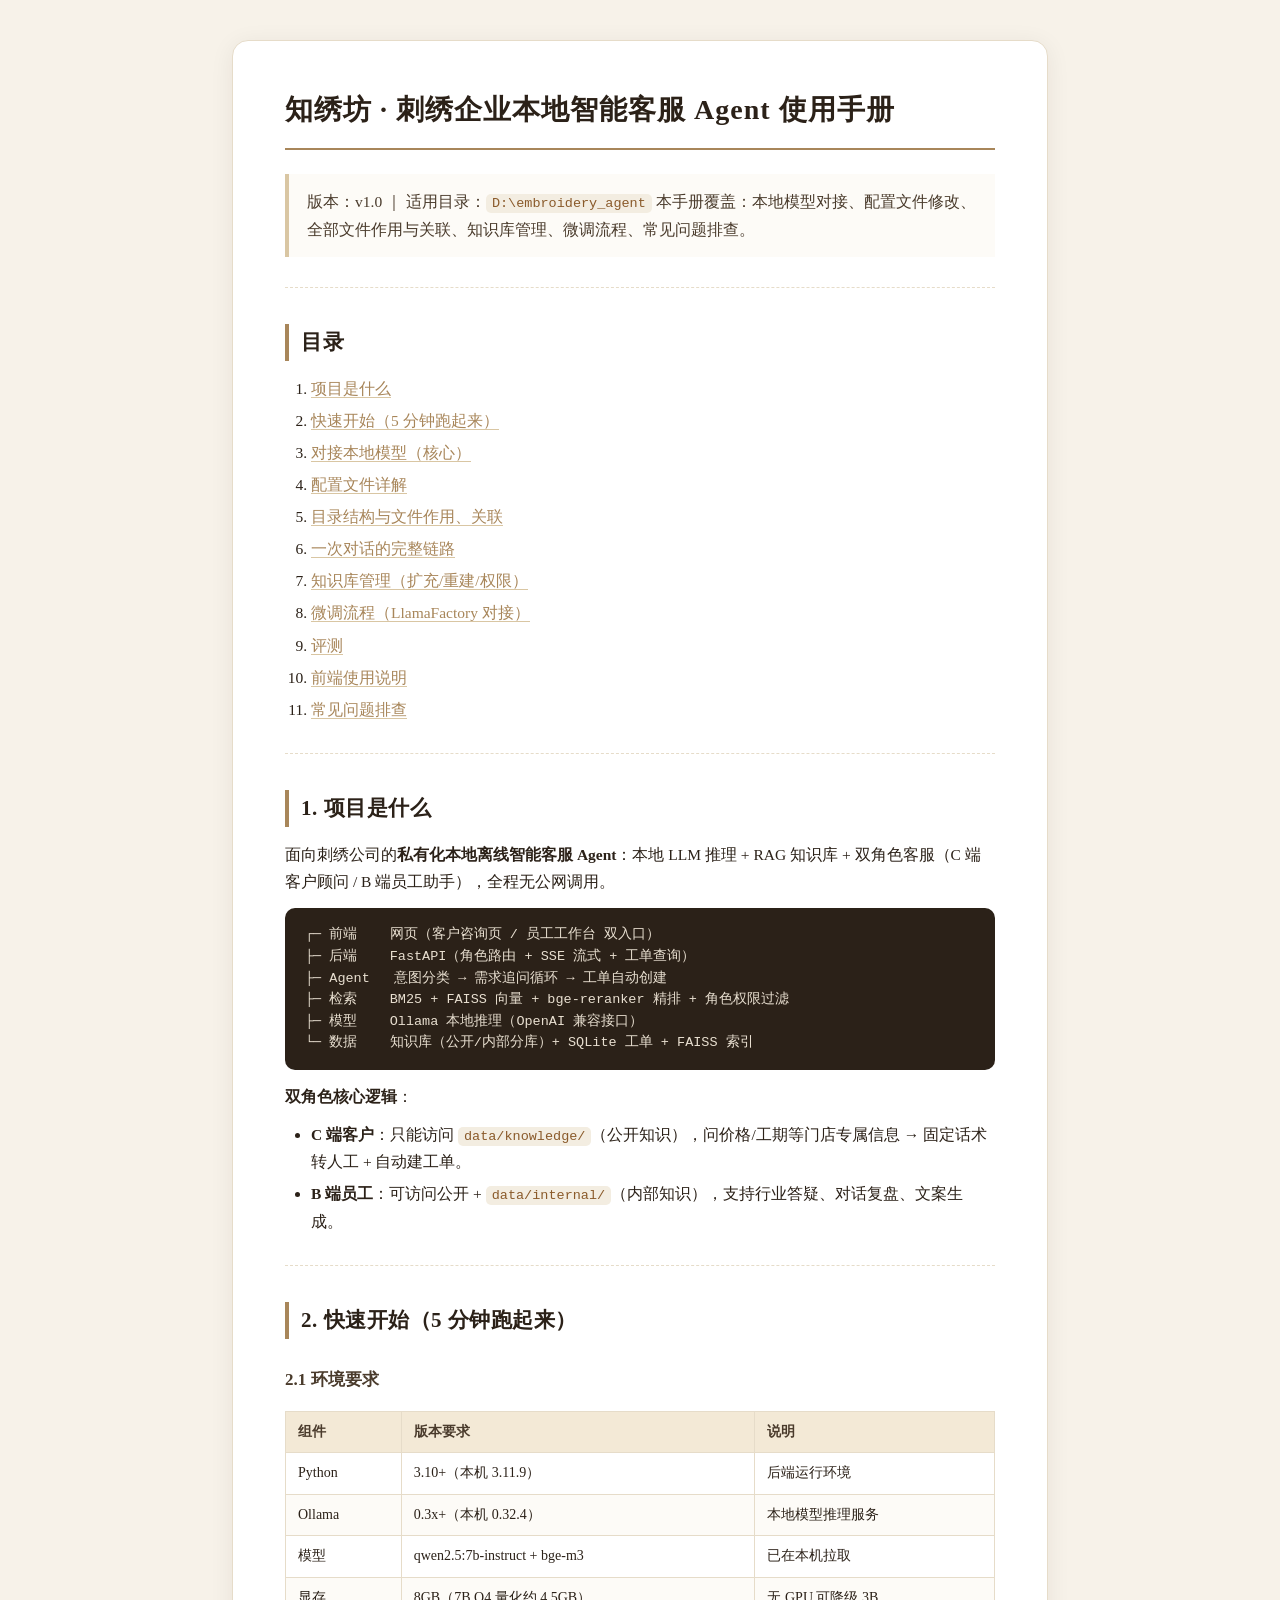
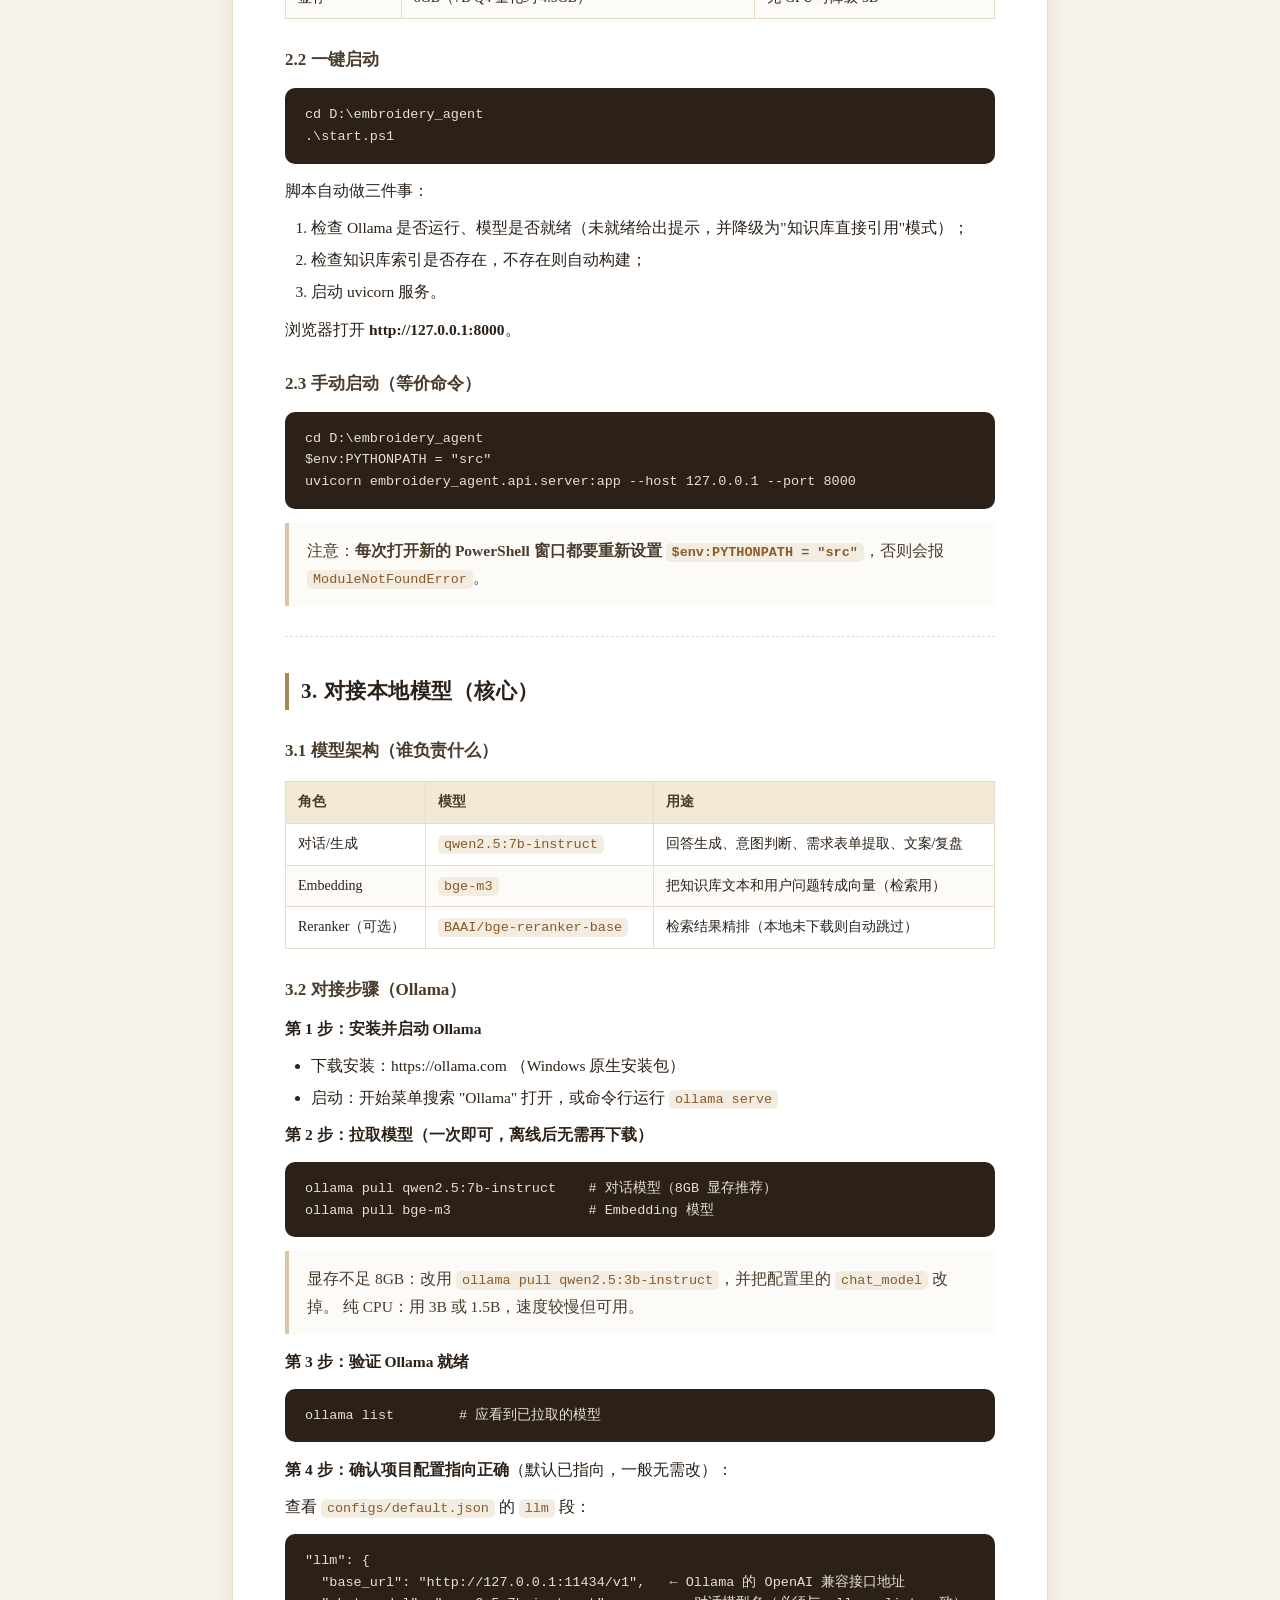
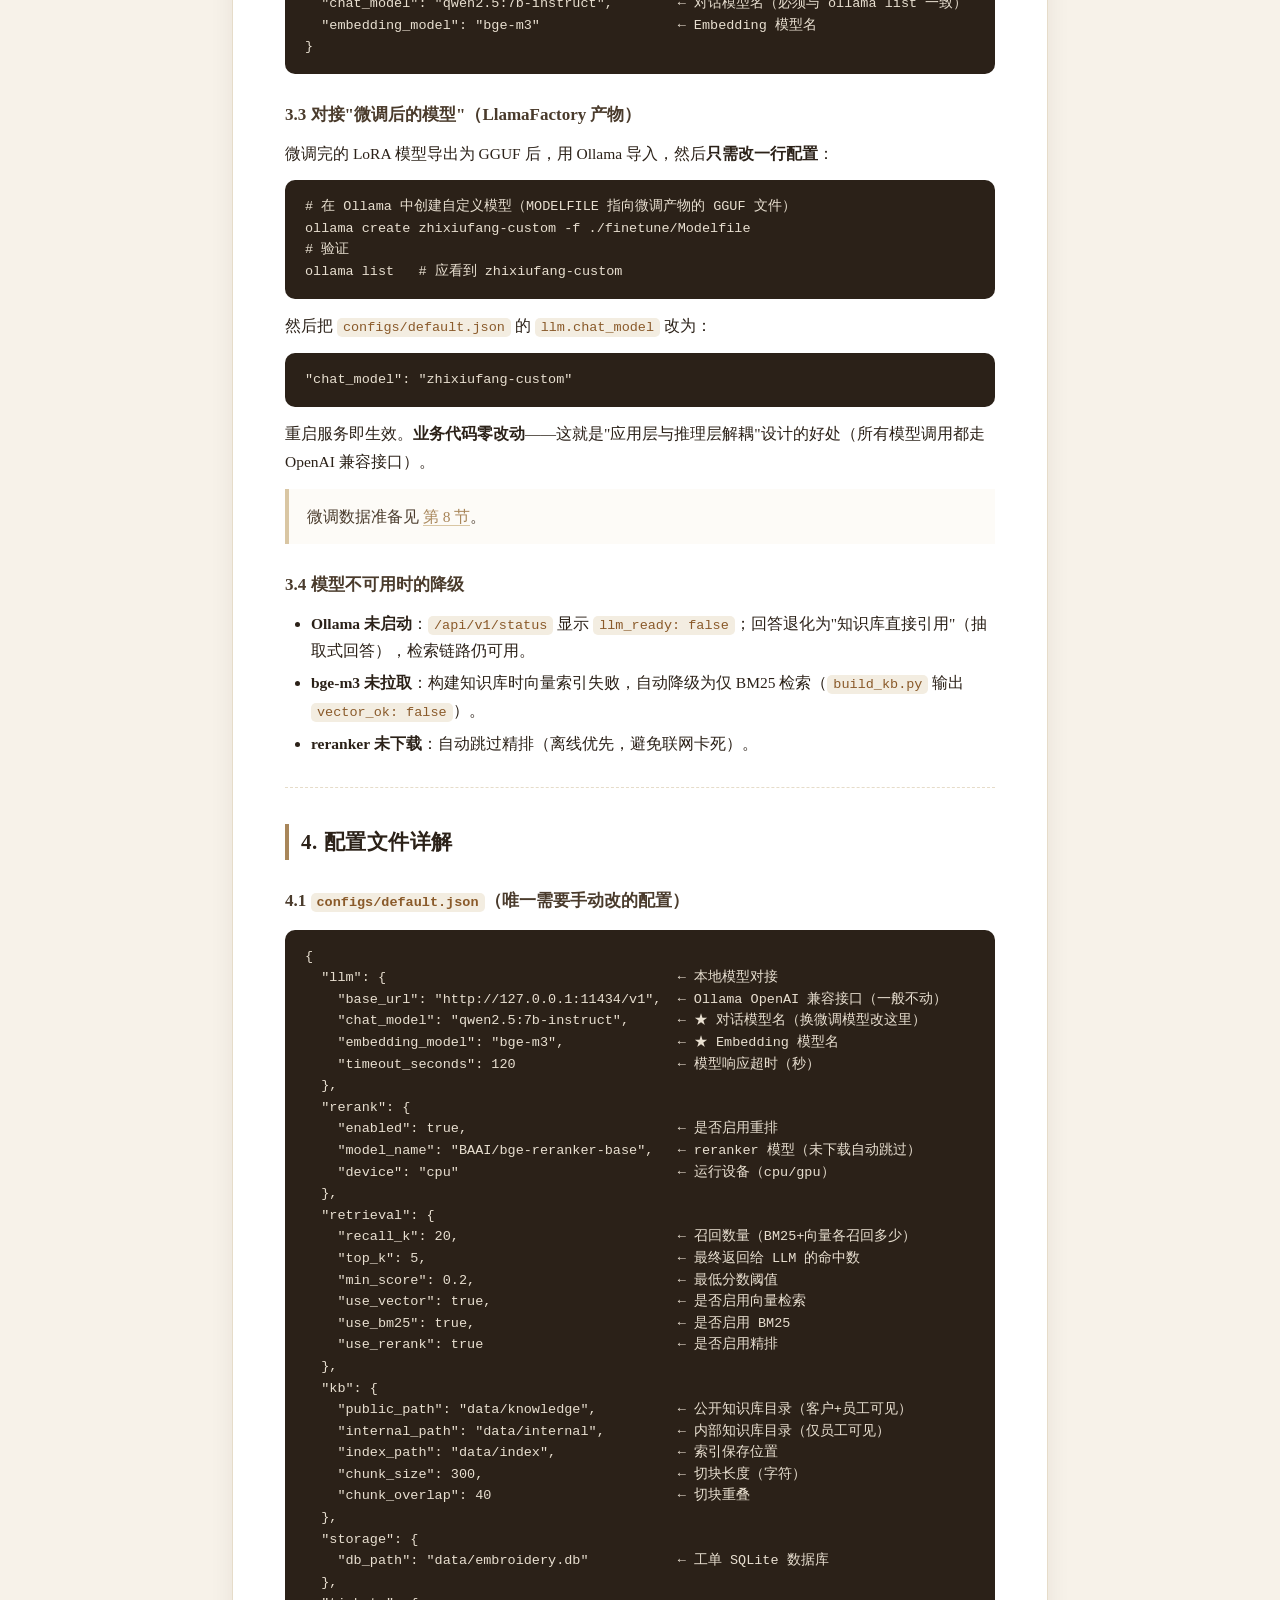
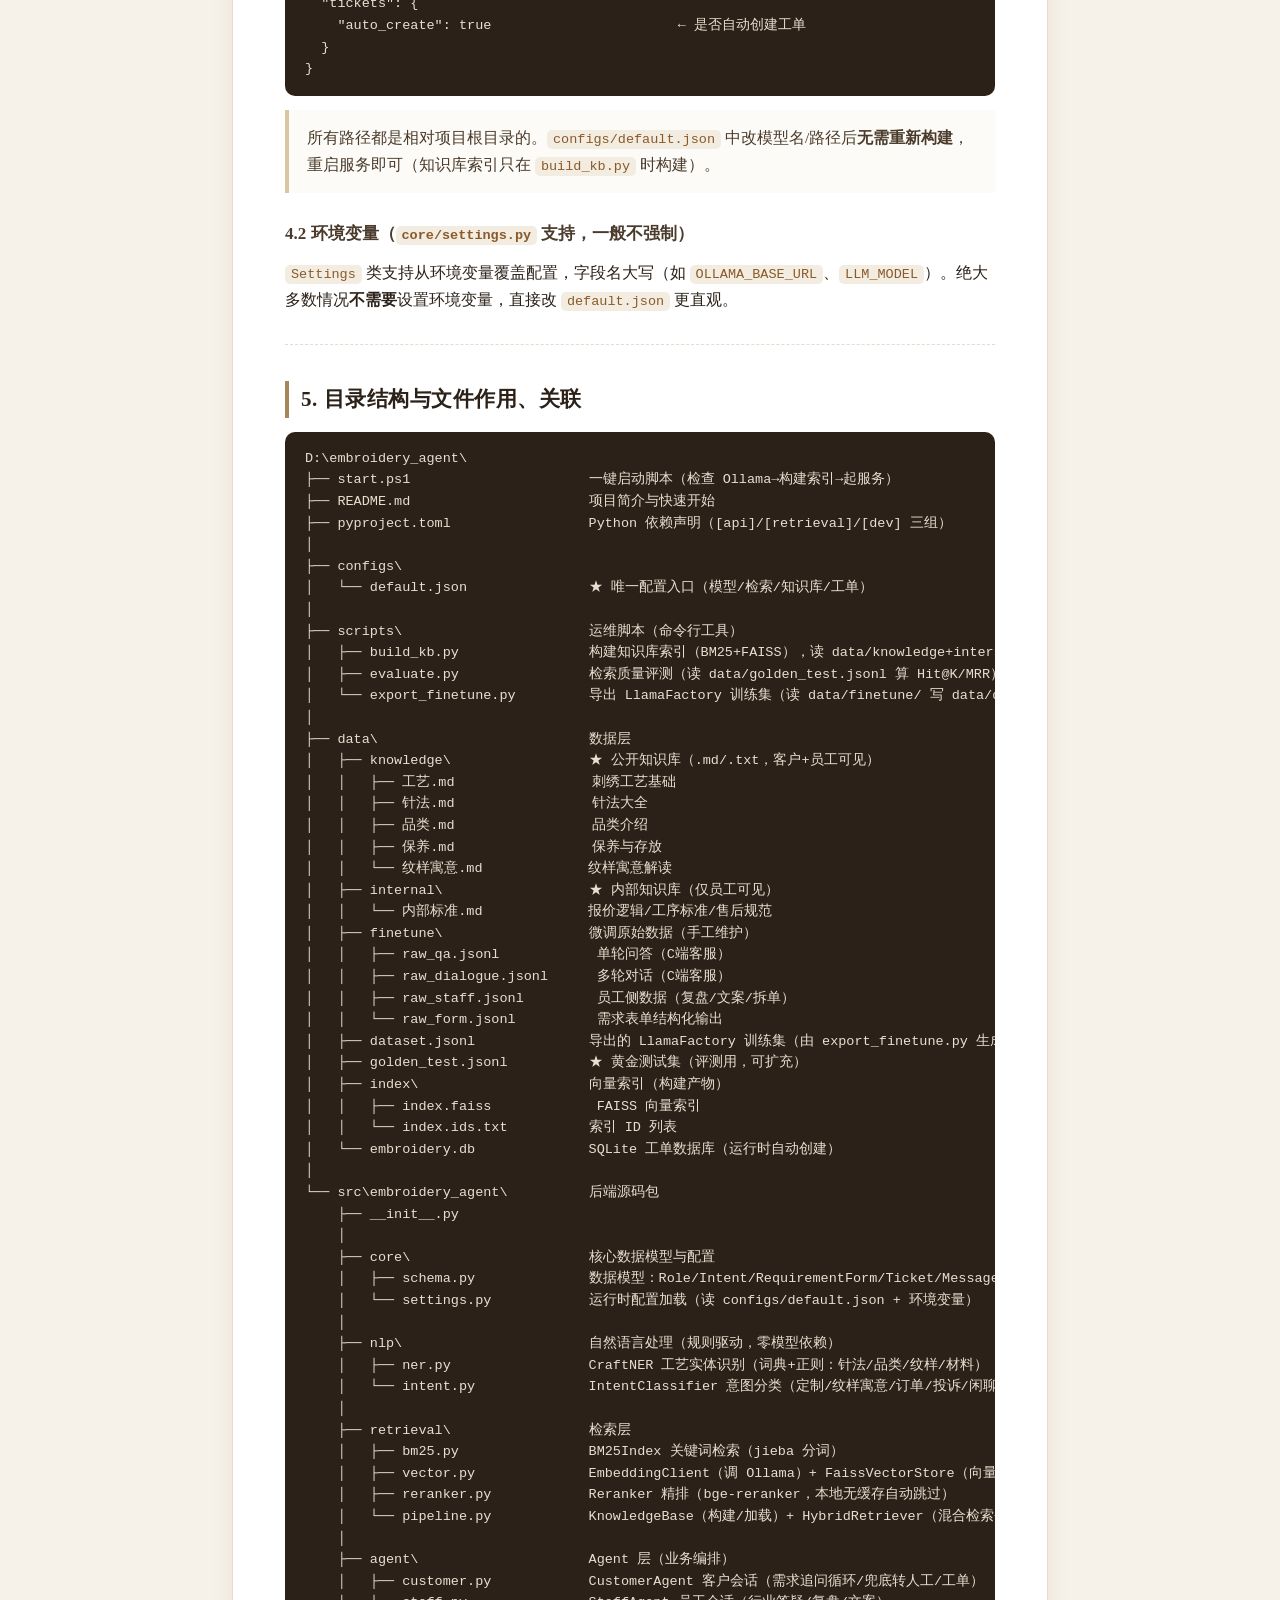
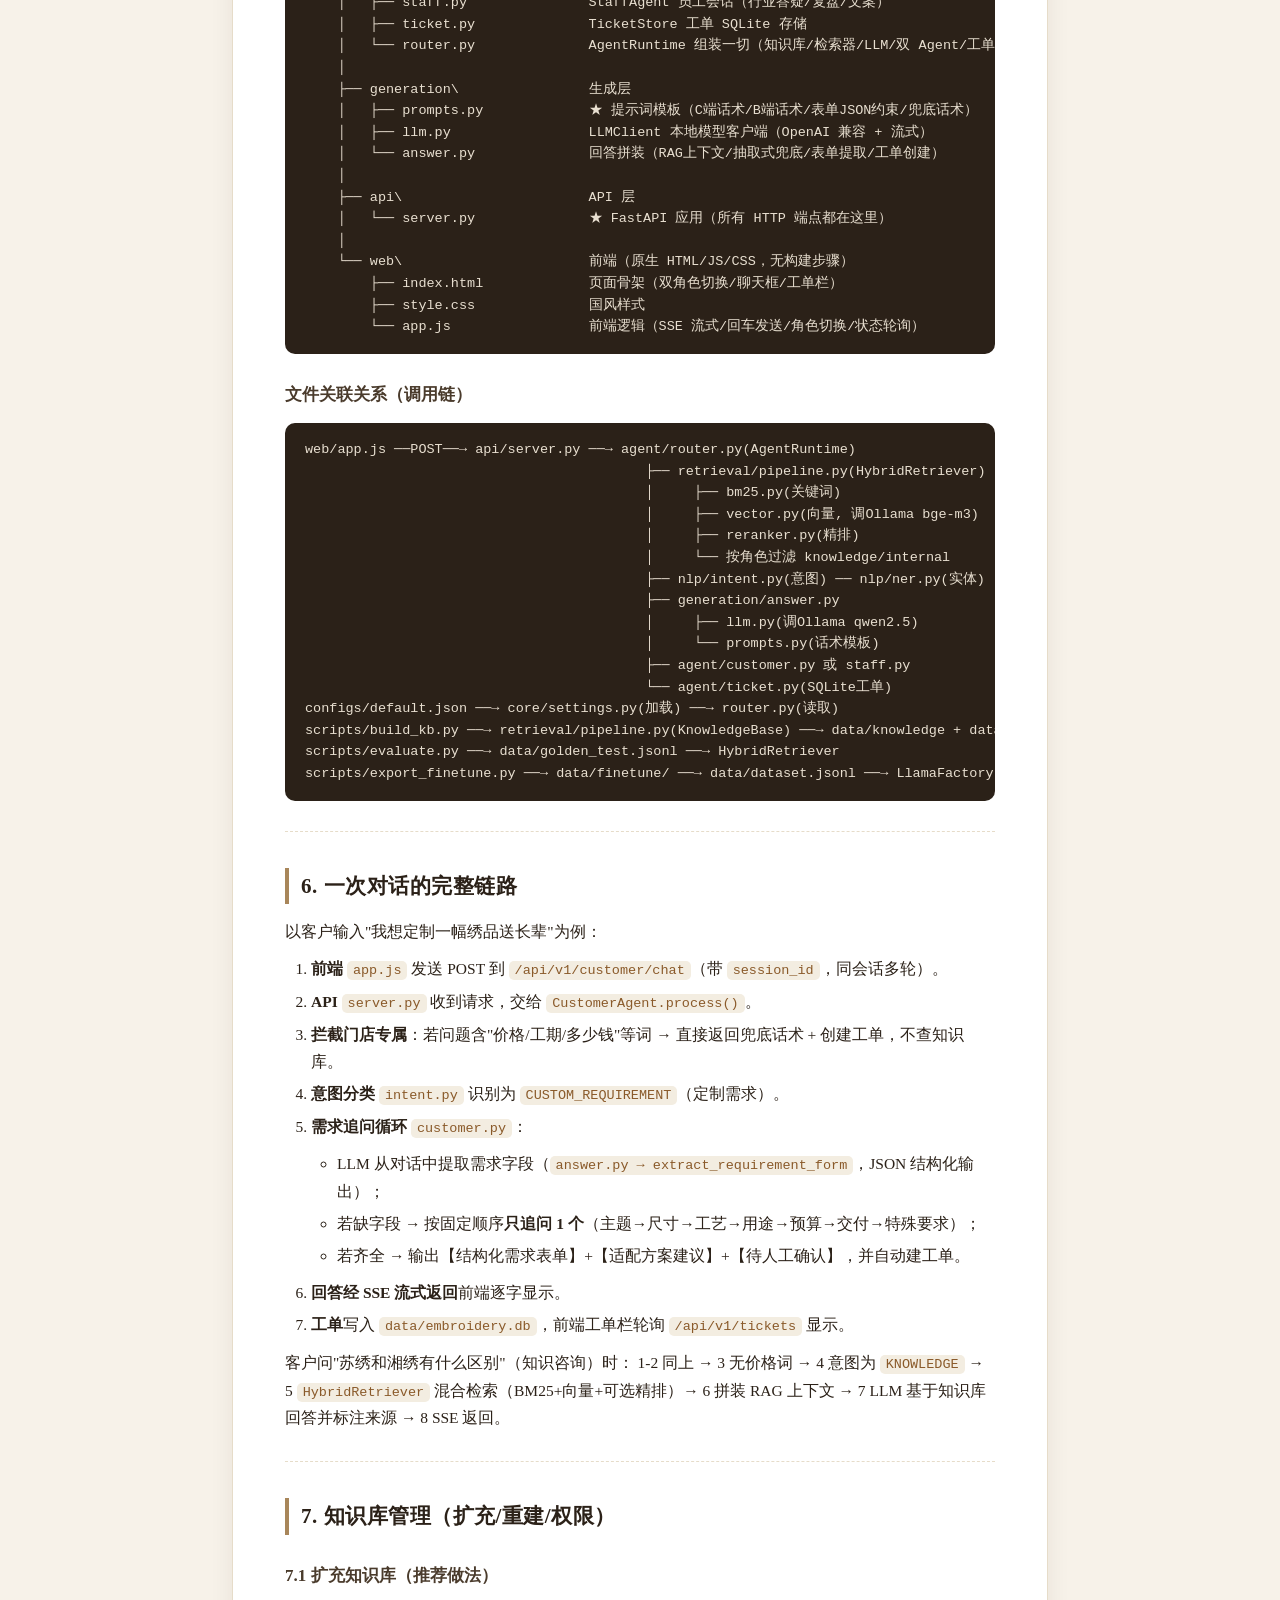
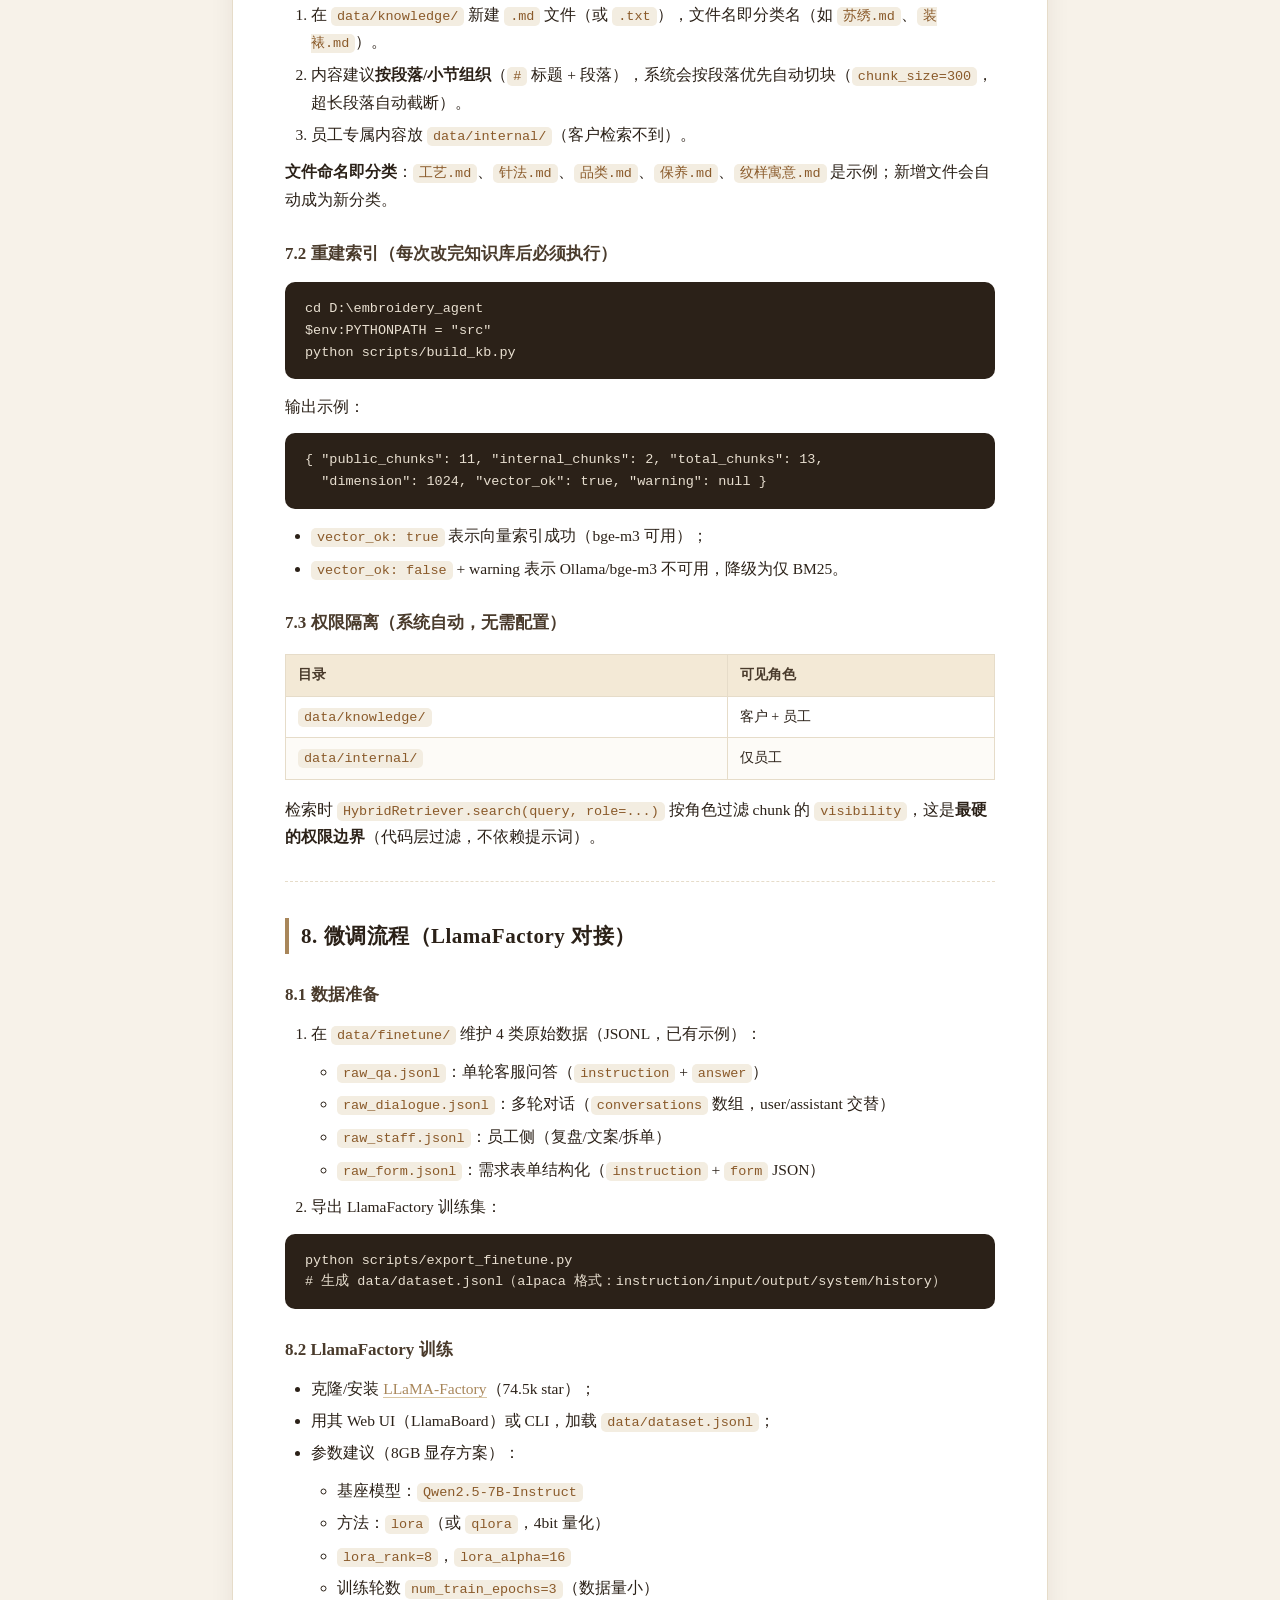
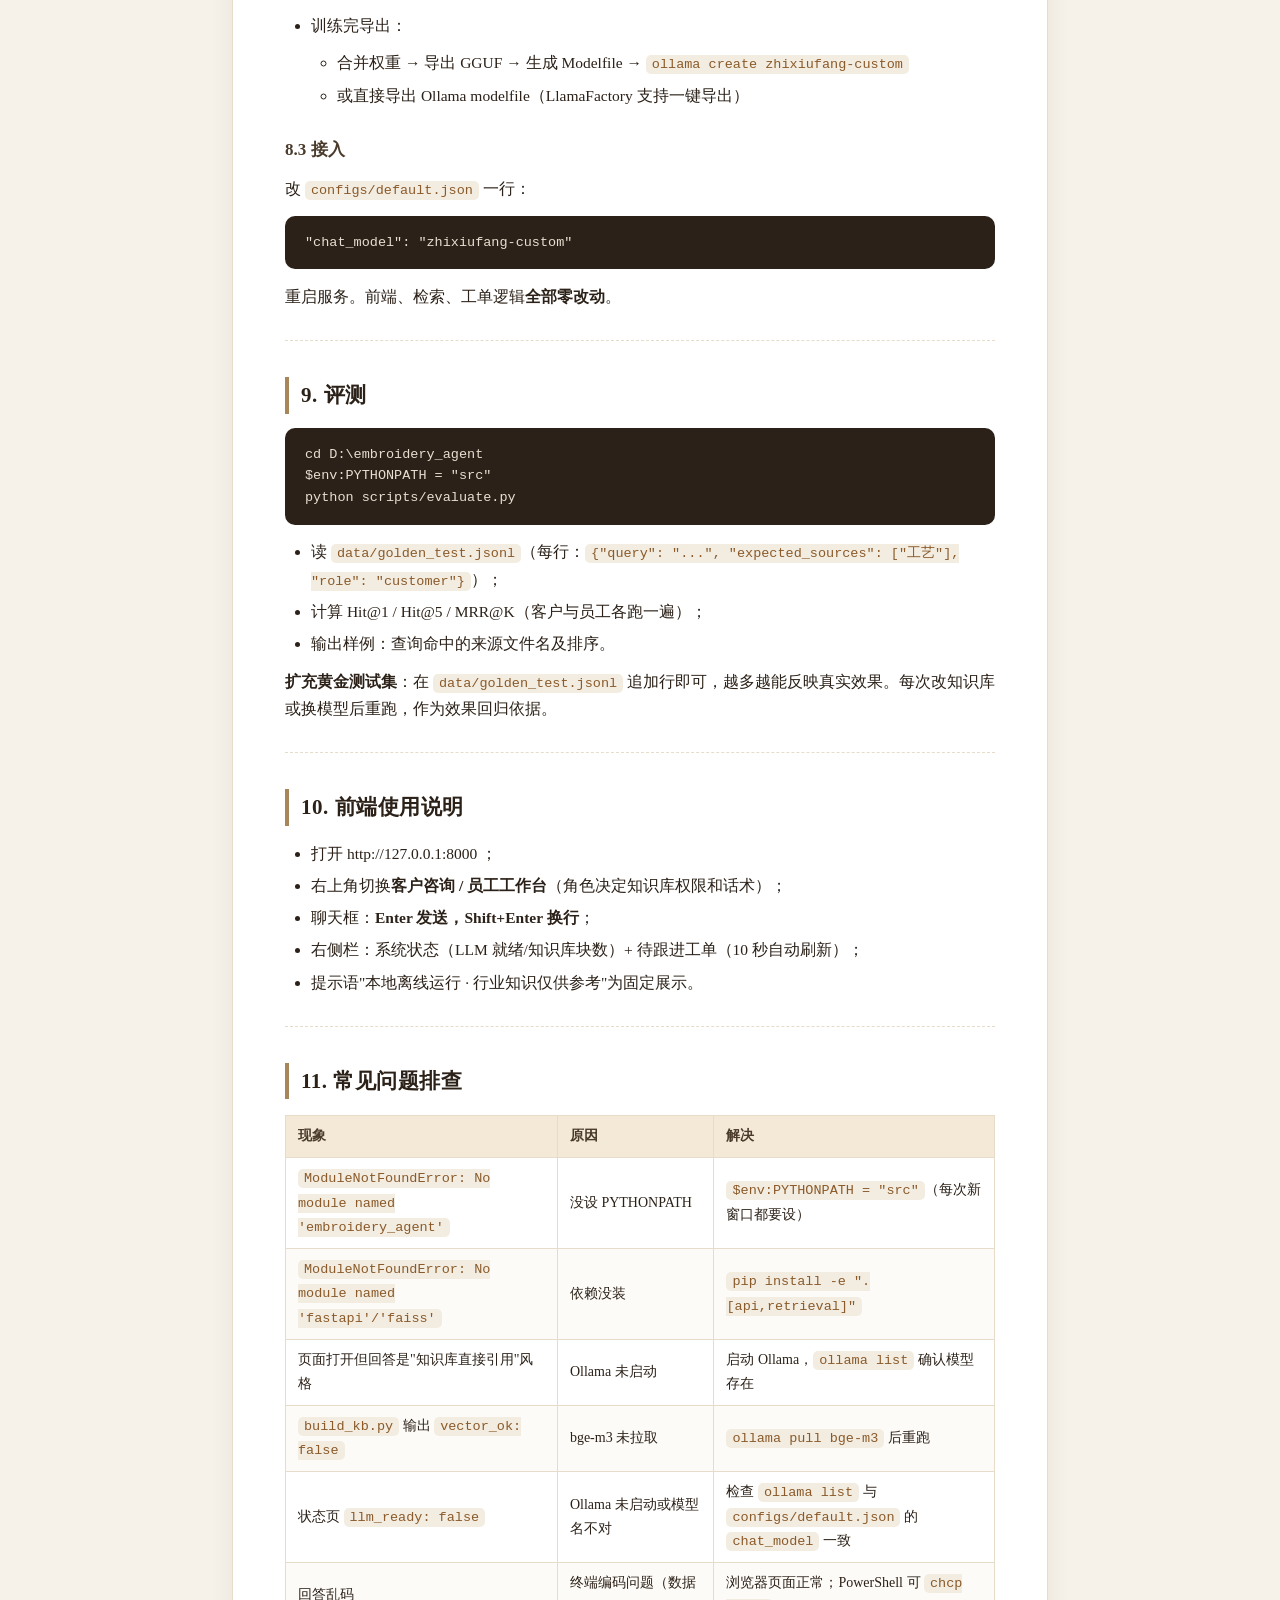
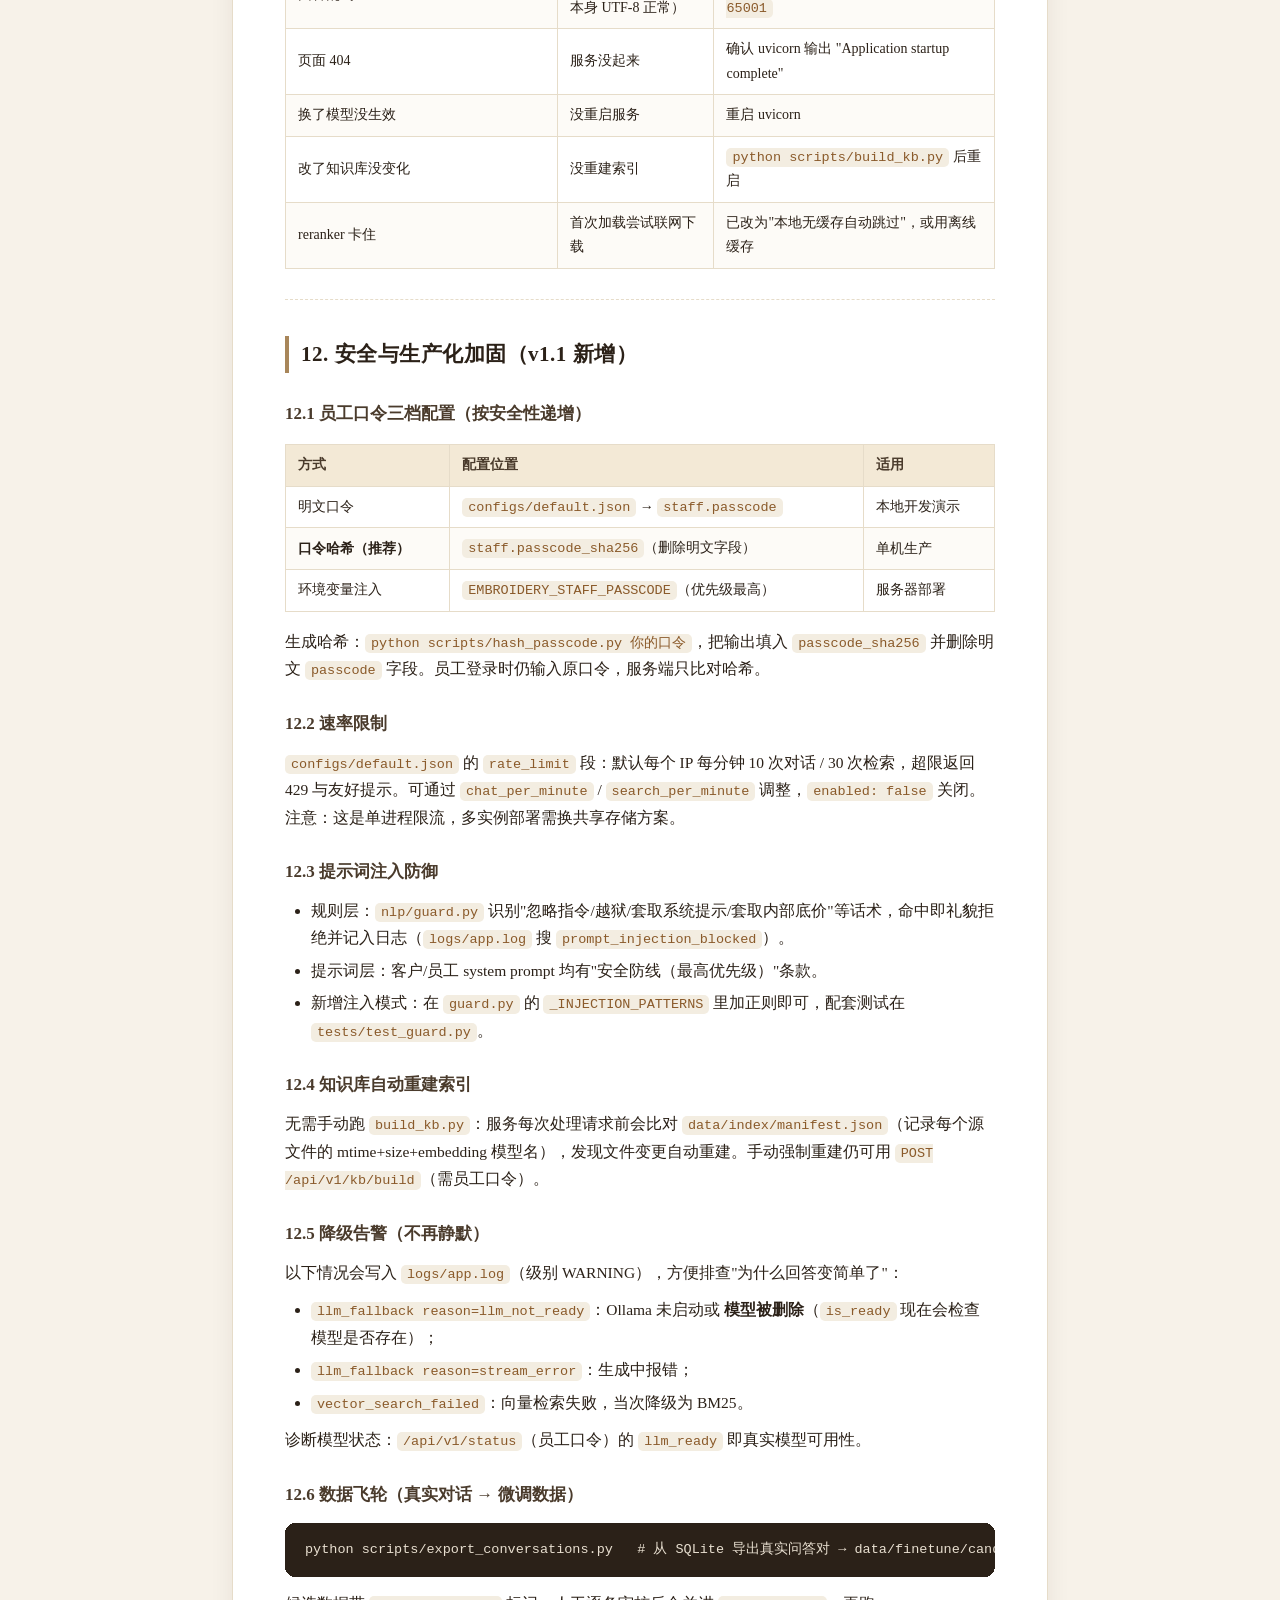
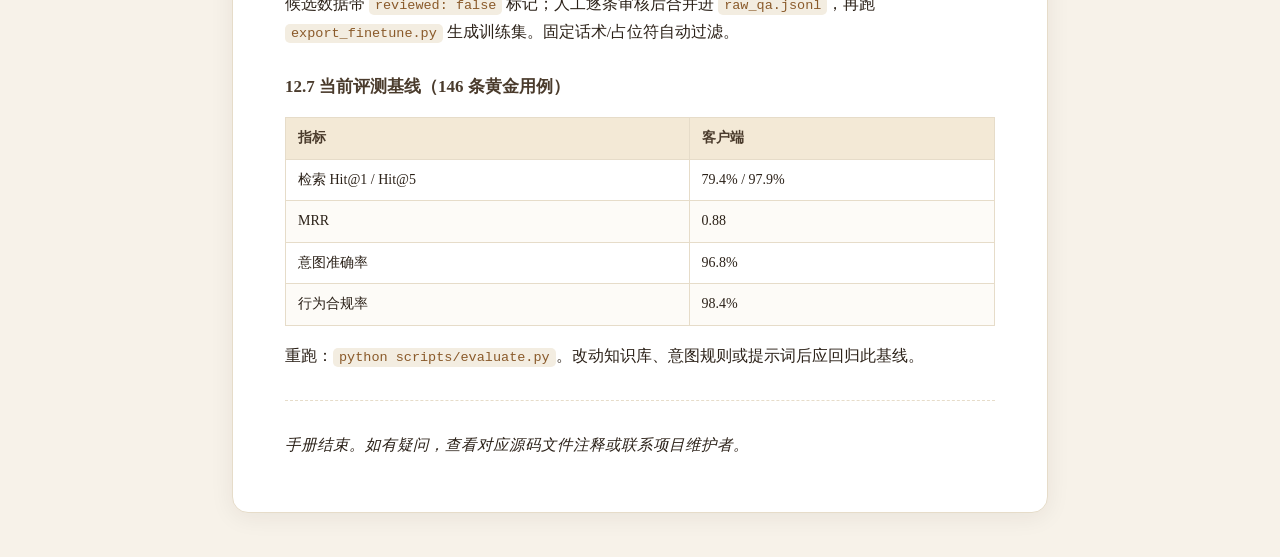
<file: docs/使用手册.html>
<!DOCTYPE html>
<html lang="zh-CN">
<head>
<meta charset="utf-8" />
<meta name="viewport" content="width=device-width, initial-scale=1" />
<title>使用手册</title>
<style>
:root {
  --ink: #2b2118; --ink-soft: #4a3b2c; --gold: #a8865a; --gold-light: #d9c6a3;
  --gold-pale: #f3e9d6; --bg: #f7f2e9; --card: #fff; --muted: #8a7a66;
  --code-bg: #f3ede1; --border: #e6dcc9;
}
* { box-sizing: border-box; }
body {
  font-family: "PingFang SC", "Microsoft YaHei", "Noto Serif SC", Georgia, serif;
  background: var(--bg); color: var(--ink); margin: 0;
  line-height: 1.75; font-size: 15.5px;
}
.wrap { max-width: 880px; margin: 0 auto; padding: 40px 32px 80px; }
.doc {
  background: var(--card); border: 1px solid var(--border); border-radius: 16px;
  padding: 44px 52px; box-shadow: 0 4px 24px rgba(43,33,24,0.07);
}
.doc h1 {
  font-size: 28px; color: var(--ink); border-bottom: 2px solid var(--gold);
  padding-bottom: 14px; margin: 0 0 24px; letter-spacing: 1px;
}
.doc h2 {
  font-size: 21px; color: var(--ink); margin: 36px 0 14px;
  padding-left: 12px; border-left: 4px solid var(--gold); letter-spacing: 0.5px;
}
.doc h3 { font-size: 17px; color: var(--ink-soft); margin: 26px 0 10px; }
.doc h4 { font-size: 15px; color: var(--muted); margin: 20px 0 8px; }
.doc p { margin: 10px 0; }
.doc a { color: var(--gold); text-decoration: none; border-bottom: 1px solid var(--gold-light); }
.doc a:hover { border-bottom-color: var(--gold); }
.doc ul, .doc ol { padding-left: 26px; margin: 10px 0; }
.doc li { margin: 5px 0; }
.doc code {
  background: var(--code-bg); color: #8a5a2a; padding: 2px 6px;
  border-radius: 5px; font-size: 13.5px; font-family: Consolas, Monaco, monospace;
}
.doc pre {
  background: #2b2118; color: #e8dfd0; padding: 16px 20px; border-radius: 10px;
  overflow-x: auto; font-size: 13.5px; line-height: 1.6;
}
.doc pre code { background: none; color: inherit; padding: 0; }
.doc table {
  border-collapse: collapse; width: 100%; margin: 16px 0; font-size: 14px;
}
.doc th, .doc td { border: 1px solid var(--border); padding: 8px 12px; text-align: left; }
.doc th { background: var(--gold-pale); color: var(--ink-soft); font-weight: 600; }
.doc tr:nth-child(even) td { background: #fdfbf7; }
.doc blockquote {
  border-left: 4px solid var(--gold-light); background: #fdfbf7;
  margin: 14px 0; padding: 10px 18px; color: var(--ink-soft);
}
.doc blockquote p { margin: 4px 0; }
.doc hr { border: none; border-top: 1px dashed var(--border); margin: 30px 0; }
.doc img { max-width: 100%; border-radius: 8px; }
.toc { font-size: 14px; }
@media (max-width: 700px) { .doc { padding: 26px 20px; } .wrap { padding: 20px 12px; } }
</style>
</head>
<body>
<div class="wrap"><article class="doc">
<h1>知绣坊 · 刺绣企业本地智能客服 Agent 使用手册</h1>
<blockquote>
<p>版本：v1.0 ｜ 适用目录：<code>D:\embroidery_agent</code>
本手册覆盖：本地模型对接、配置文件修改、全部文件作用与关联、知识库管理、微调流程、常见问题排查。</p>
</blockquote>
<hr />
<h2>目录</h2>
<ol>
<li><a href="#1-%E9%A1%B9%E7%9B%AE%E6%98%AF%E4%BB%80%E4%B9%88">项目是什么</a></li>
<li><a href="#2-%E5%BF%AB%E9%80%9F%E5%BC%80%E5%A7%8B5-%E5%88%86%E9%92%9F%E8%B7%91%E8%B5%B7%E6%9D%A5">快速开始（5 分钟跑起来）</a></li>
<li><a href="#3-%E5%AF%B9%E6%8E%A5%E6%9C%AC%E5%9C%B0%E6%A8%A1%E5%9E%8B%E6%A0%B8%E5%BF%83">对接本地模型（核心）</a></li>
<li><a href="#4-%E9%85%8D%E7%BD%AE%E6%96%87%E4%BB%B6%E8%AF%A6%E8%A7%A3">配置文件详解</a></li>
<li><a href="#5-%E7%9B%AE%E5%BD%95%E7%BB%93%E6%9E%84%E4%B8%8E%E6%96%87%E4%BB%B6%E4%BD%9C%E7%94%A8%E5%85%B3%E8%81%94">目录结构与文件作用、关联</a></li>
<li><a href="#6-%E4%B8%80%E6%AC%A1%E5%AF%B9%E8%AF%9D%E7%9A%84%E5%AE%8C%E6%95%B4%E9%93%BE%E8%B7%AF">一次对话的完整链路</a></li>
<li><a href="#7-%E7%9F%A5%E8%AF%86%E5%BA%93%E7%AE%A1%E7%90%86%E6%89%A9%E5%85%85%E9%87%8D%E5%BB%BA%E6%9D%83%E9%99%90">知识库管理（扩充/重建/权限）</a></li>
<li><a href="#8-%E5%BE%AE%E8%B0%83%E6%B5%81%E7%A8%8Bllamafactory-%E5%AF%B9%E6%8E%A5">微调流程（LlamaFactory 对接）</a></li>
<li><a href="#9-%E8%AF%84%E6%B5%8B">评测</a></li>
<li><a href="#10-%E5%89%8D%E7%AB%AF%E4%BD%BF%E7%94%A8%E8%AF%B4%E6%98%8E">前端使用说明</a></li>
<li><a href="#11-%E5%B8%B8%E8%A7%81%E9%97%AE%E9%A2%98%E6%8E%92%E6%9F%A5">常见问题排查</a></li>
</ol>
<hr />
<h2>1. 项目是什么</h2>
<p>面向刺绣公司的<strong>私有化本地离线智能客服 Agent</strong>：本地 LLM 推理 + RAG 知识库 + 双角色客服（C 端客户顾问 / B 端员工助手），全程无公网调用。</p>
<pre><code>┌─ 前端    网页（客户咨询页 / 员工工作台 双入口）
├─ 后端    FastAPI（角色路由 + SSE 流式 + 工单查询）
├─ Agent   意图分类 → 需求追问循环 → 工单自动创建
├─ 检索    BM25 + FAISS 向量 + bge-reranker 精排 + 角色权限过滤
├─ 模型    Ollama 本地推理（OpenAI 兼容接口）
└─ 数据    知识库（公开/内部分库）+ SQLite 工单 + FAISS 索引
</code></pre>
<p><strong>双角色核心逻辑</strong>：</p>
<ul>
<li><strong>C 端客户</strong>：只能访问 <code>data/knowledge/</code>（公开知识），问价格/工期等门店专属信息 → 固定话术转人工 + 自动建工单。</li>
<li><strong>B 端员工</strong>：可访问公开 + <code>data/internal/</code>（内部知识），支持行业答疑、对话复盘、文案生成。</li>
</ul>
<hr />
<h2>2. 快速开始（5 分钟跑起来）</h2>
<h3>2.1 环境要求</h3>
<table>
<thead>
<tr>
<th>组件</th>
<th>版本要求</th>
<th>说明</th>
</tr>
</thead>
<tbody>
<tr>
<td>Python</td>
<td>3.10+（本机 3.11.9）</td>
<td>后端运行环境</td>
</tr>
<tr>
<td>Ollama</td>
<td>0.3x+（本机 0.32.4）</td>
<td>本地模型推理服务</td>
</tr>
<tr>
<td>模型</td>
<td>qwen2.5:7b-instruct + bge-m3</td>
<td>已在本机拉取</td>
</tr>
<tr>
<td>显存</td>
<td>8GB（7B Q4 量化约 4.5GB）</td>
<td>无 GPU 可降级 3B</td>
</tr>
</tbody>
</table>
<h3>2.2 一键启动</h3>
<pre><code class="language-powershell">cd D:\embroidery_agent
.\start.ps1
</code></pre>
<p>脚本自动做三件事：</p>
<ol>
<li>检查 Ollama 是否运行、模型是否就绪（未就绪给出提示，并降级为&quot;知识库直接引用&quot;模式）；</li>
<li>检查知识库索引是否存在，不存在则自动构建；</li>
<li>启动 uvicorn 服务。</li>
</ol>
<p>浏览器打开 <strong>http://127.0.0.1:8000</strong>。</p>
<h3>2.3 手动启动（等价命令）</h3>
<pre><code class="language-powershell">cd D:\embroidery_agent
$env:PYTHONPATH = &quot;src&quot;
uvicorn embroidery_agent.api.server:app --host 127.0.0.1 --port 8000
</code></pre>
<blockquote>
<p>注意：<strong>每次打开新的 PowerShell 窗口都要重新设置 <code>$env:PYTHONPATH = &quot;src&quot;</code></strong>，否则会报 <code>ModuleNotFoundError</code>。</p>
</blockquote>
<hr />
<h2>3. 对接本地模型（核心）</h2>
<h3>3.1 模型架构（谁负责什么）</h3>
<table>
<thead>
<tr>
<th>角色</th>
<th>模型</th>
<th>用途</th>
</tr>
</thead>
<tbody>
<tr>
<td>对话/生成</td>
<td><code>qwen2.5:7b-instruct</code></td>
<td>回答生成、意图判断、需求表单提取、文案/复盘</td>
</tr>
<tr>
<td>Embedding</td>
<td><code>bge-m3</code></td>
<td>把知识库文本和用户问题转成向量（检索用）</td>
</tr>
<tr>
<td>Reranker（可选）</td>
<td><code>BAAI/bge-reranker-base</code></td>
<td>检索结果精排（本地未下载则自动跳过）</td>
</tr>
</tbody>
</table>
<h3>3.2 对接步骤（Ollama）</h3>
<p><strong>第 1 步：安装并启动 Ollama</strong></p>
<ul>
<li>下载安装：https://ollama.com （Windows 原生安装包）</li>
<li>启动：开始菜单搜索 &quot;Ollama&quot; 打开，或命令行运行 <code>ollama serve</code></li>
</ul>
<p><strong>第 2 步：拉取模型（一次即可，离线后无需再下载）</strong></p>
<pre><code class="language-powershell">ollama pull qwen2.5:7b-instruct    # 对话模型（8GB 显存推荐）
ollama pull bge-m3                 # Embedding 模型
</code></pre>
<blockquote>
<p>显存不足 8GB：改用 <code>ollama pull qwen2.5:3b-instruct</code>，并把配置里的 <code>chat_model</code> 改掉。
纯 CPU：用 3B 或 1.5B，速度较慢但可用。</p>
</blockquote>
<p><strong>第 3 步：验证 Ollama 就绪</strong></p>
<pre><code class="language-powershell">ollama list        # 应看到已拉取的模型
</code></pre>
<p><strong>第 4 步：确认项目配置指向正确</strong>（默认已指向，一般无需改）：</p>
<p>查看 <code>configs/default.json</code> 的 <code>llm</code> 段：</p>
<pre><code class="language-json">&quot;llm&quot;: {
  &quot;base_url&quot;: &quot;http://127.0.0.1:11434/v1&quot;,   ← Ollama 的 OpenAI 兼容接口地址
  &quot;chat_model&quot;: &quot;qwen2.5:7b-instruct&quot;,        ← 对话模型名（必须与 ollama list 一致）
  &quot;embedding_model&quot;: &quot;bge-m3&quot;                 ← Embedding 模型名
}
</code></pre>
<h3>3.3 对接&quot;微调后的模型&quot;（LlamaFactory 产物）</h3>
<p>微调完的 LoRA 模型导出为 GGUF 后，用 Ollama 导入，然后<strong>只需改一行配置</strong>：</p>
<pre><code class="language-powershell"># 在 Ollama 中创建自定义模型（MODELFILE 指向微调产物的 GGUF 文件）
ollama create zhixiufang-custom -f ./finetune/Modelfile
# 验证
ollama list   # 应看到 zhixiufang-custom
</code></pre>
<p>然后把 <code>configs/default.json</code> 的 <code>llm.chat_model</code> 改为：</p>
<pre><code class="language-json">&quot;chat_model&quot;: &quot;zhixiufang-custom&quot;
</code></pre>
<p>重启服务即生效。<strong>业务代码零改动</strong>——这就是&quot;应用层与推理层解耦&quot;设计的好处（所有模型调用都走 OpenAI 兼容接口）。</p>
<blockquote>
<p>微调数据准备见 <a href="#8-%E5%BE%AE%E8%B0%83%E6%B5%81%E7%A8%8Bllamafactory-%E5%AF%B9%E6%8E%A5">第 8 节</a>。</p>
</blockquote>
<h3>3.4 模型不可用时的降级</h3>
<ul>
<li><strong>Ollama 未启动</strong>：<code>/api/v1/status</code> 显示 <code>llm_ready: false</code>；回答退化为&quot;知识库直接引用&quot;（抽取式回答），检索链路仍可用。</li>
<li><strong>bge-m3 未拉取</strong>：构建知识库时向量索引失败，自动降级为仅 BM25 检索（<code>build_kb.py</code> 输出 <code>vector_ok: false</code>）。</li>
<li><strong>reranker 未下载</strong>：自动跳过精排（离线优先，避免联网卡死）。</li>
</ul>
<hr />
<h2>4. 配置文件详解</h2>
<h3>4.1 <code>configs/default.json</code>（唯一需要手动改的配置）</h3>
<pre><code class="language-json">{
  &quot;llm&quot;: {                                    ← 本地模型对接
    &quot;base_url&quot;: &quot;http://127.0.0.1:11434/v1&quot;,  ← Ollama OpenAI 兼容接口（一般不动）
    &quot;chat_model&quot;: &quot;qwen2.5:7b-instruct&quot;,      ← ★ 对话模型名（换微调模型改这里）
    &quot;embedding_model&quot;: &quot;bge-m3&quot;,              ← ★ Embedding 模型名
    &quot;timeout_seconds&quot;: 120                    ← 模型响应超时（秒）
  },
  &quot;rerank&quot;: {
    &quot;enabled&quot;: true,                          ← 是否启用重排
    &quot;model_name&quot;: &quot;BAAI/bge-reranker-base&quot;,   ← reranker 模型（未下载自动跳过）
    &quot;device&quot;: &quot;cpu&quot;                           ← 运行设备（cpu/gpu）
  },
  &quot;retrieval&quot;: {
    &quot;recall_k&quot;: 20,                           ← 召回数量（BM25+向量各召回多少）
    &quot;top_k&quot;: 5,                               ← 最终返回给 LLM 的命中数
    &quot;min_score&quot;: 0.2,                         ← 最低分数阈值
    &quot;use_vector&quot;: true,                       ← 是否启用向量检索
    &quot;use_bm25&quot;: true,                         ← 是否启用 BM25
    &quot;use_rerank&quot;: true                        ← 是否启用精排
  },
  &quot;kb&quot;: {
    &quot;public_path&quot;: &quot;data/knowledge&quot;,          ← 公开知识库目录（客户+员工可见）
    &quot;internal_path&quot;: &quot;data/internal&quot;,         ← 内部知识库目录（仅员工可见）
    &quot;index_path&quot;: &quot;data/index&quot;,               ← 索引保存位置
    &quot;chunk_size&quot;: 300,                        ← 切块长度（字符）
    &quot;chunk_overlap&quot;: 40                       ← 切块重叠
  },
  &quot;storage&quot;: {
    &quot;db_path&quot;: &quot;data/embroidery.db&quot;           ← 工单 SQLite 数据库
  },
  &quot;tickets&quot;: {
    &quot;auto_create&quot;: true                       ← 是否自动创建工单
  }
}
</code></pre>
<blockquote>
<p>所有路径都是相对项目根目录的。<code>configs/default.json</code> 中改模型名/路径后<strong>无需重新构建</strong>，重启服务即可（知识库索引只在 <code>build_kb.py</code> 时构建）。</p>
</blockquote>
<h3>4.2 环境变量（<code>core/settings.py</code> 支持，一般不强制）</h3>
<p><code>Settings</code> 类支持从环境变量覆盖配置，字段名大写（如 <code>OLLAMA_BASE_URL</code>、<code>LLM_MODEL</code>）。绝大多数情况<strong>不需要</strong>设置环境变量，直接改 <code>default.json</code> 更直观。</p>
<hr />
<h2>5. 目录结构与文件作用、关联</h2>
<pre><code>D:\embroidery_agent\
├── start.ps1                      一键启动脚本（检查 Ollama→构建索引→起服务）
├── README.md                      项目简介与快速开始
├── pyproject.toml                 Python 依赖声明（[api]/[retrieval]/[dev] 三组）
│
├── configs\
│   └── default.json               ★ 唯一配置入口（模型/检索/知识库/工单）
│
├── scripts\                       运维脚本（命令行工具）
│   ├── build_kb.py                构建知识库索引（BM25+FAISS），读 data/knowledge+internal
│   ├── evaluate.py                检索质量评测（读 data/golden_test.jsonl 算 Hit@K/MRR）
│   └── export_finetune.py         导出 LlamaFactory 训练集（读 data/finetune/ 写 data/dataset.jsonl）
│
├── data\                          数据层
│   ├── knowledge\                 ★ 公开知识库（.md/.txt，客户+员工可见）
│   │   ├── 工艺.md                 刺绣工艺基础
│   │   ├── 针法.md                 针法大全
│   │   ├── 品类.md                 品类介绍
│   │   ├── 保养.md                 保养与存放
│   │   └── 纹样寓意.md             纹样寓意解读
│   ├── internal\                  ★ 内部知识库（仅员工可见）
│   │   └── 内部标准.md             报价逻辑/工序标准/售后规范
│   ├── finetune\                  微调原始数据（手工维护）
│   │   ├── raw_qa.jsonl            单轮问答（C端客服）
│   │   ├── raw_dialogue.jsonl      多轮对话（C端客服）
│   │   ├── raw_staff.jsonl         员工侧数据（复盘/文案/拆单）
│   │   └── raw_form.jsonl          需求表单结构化输出
│   ├── dataset.jsonl              导出的 LlamaFactory 训练集（由 export_finetune.py 生成）
│   ├── golden_test.jsonl          ★ 黄金测试集（评测用，可扩充）
│   ├── index\                     向量索引（构建产物）
│   │   ├── index.faiss             FAISS 向量索引
│   │   └── index.ids.txt          索引 ID 列表
│   └── embroidery.db              SQLite 工单数据库（运行时自动创建）
│
└── src\embroidery_agent\          后端源码包
    ├── __init__.py
    │
    ├── core\                      核心数据模型与配置
    │   ├── schema.py              数据模型：Role/Intent/RequirementForm/Ticket/Message/KnowledgeChunk
    │   └── settings.py            运行时配置加载（读 configs/default.json + 环境变量）
    │
    ├── nlp\                       自然语言处理（规则驱动，零模型依赖）
    │   ├── ner.py                 CraftNER 工艺实体识别（词典+正则：针法/品类/纹样/材料）
    │   └── intent.py              IntentClassifier 意图分类（定制/纹样寓意/订单/投诉/闲聊）
    │
    ├── retrieval\                 检索层
    │   ├── bm25.py                BM25Index 关键词检索（jieba 分词）
    │   ├── vector.py              EmbeddingClient（调 Ollama）+ FaissVectorStore（向量索引）
    │   ├── reranker.py            Reranker 精排（bge-reranker，本地无缓存自动跳过）
    │   └── pipeline.py            KnowledgeBase（构建/加载）+ HybridRetriever（混合检索+权限过滤）
    │
    ├── agent\                     Agent 层（业务编排）
    │   ├── customer.py            CustomerAgent 客户会话（需求追问循环/兜底转人工/工单）
    │   ├── staff.py               StaffAgent 员工会话（行业答疑/复盘/文案）
    │   ├── ticket.py              TicketStore 工单 SQLite 存储
    │   └── router.py              AgentRuntime 组装一切（知识库/检索器/LLM/双 Agent/工单）
    │
    ├── generation\                生成层
    │   ├── prompts.py             ★ 提示词模板（C端话术/B端话术/表单JSON约束/兜底话术）
    │   ├── llm.py                 LLMClient 本地模型客户端（OpenAI 兼容 + 流式）
    │   └── answer.py              回答拼装（RAG上下文/抽取式兜底/表单提取/工单创建）
    │
    ├── api\                       API 层
    │   └── server.py              ★ FastAPI 应用（所有 HTTP 端点都在这里）
    │
    └── web\                       前端（原生 HTML/JS/CSS，无构建步骤）
        ├── index.html             页面骨架（双角色切换/聊天框/工单栏）
        ├── style.css              国风样式
        └── app.js                 前端逻辑（SSE 流式/回车发送/角色切换/状态轮询）
</code></pre>
<h3>文件关联关系（调用链）</h3>
<pre><code>web/app.js ──POST──→ api/server.py ──→ agent/router.py(AgentRuntime)
                                          ├── retrieval/pipeline.py(HybridRetriever)
                                          │     ├── bm25.py(关键词)
                                          │     ├── vector.py(向量, 调Ollama bge-m3)
                                          │     ├── reranker.py(精排)
                                          │     └── 按角色过滤 knowledge/internal
                                          ├── nlp/intent.py(意图) ── nlp/ner.py(实体)
                                          ├── generation/answer.py
                                          │     ├── llm.py(调Ollama qwen2.5)
                                          │     └── prompts.py(话术模板)
                                          ├── agent/customer.py 或 staff.py
                                          └── agent/ticket.py(SQLite工单)
configs/default.json ──→ core/settings.py(加载) ──→ router.py(读取)
scripts/build_kb.py ──→ retrieval/pipeline.py(KnowledgeBase) ──→ data/knowledge + data/internal
scripts/evaluate.py ──→ data/golden_test.jsonl ──→ HybridRetriever
scripts/export_finetune.py ──→ data/finetune/ ──→ data/dataset.jsonl ──→ LlamaFactory
</code></pre>
<hr />
<h2>6. 一次对话的完整链路</h2>
<p>以客户输入&quot;我想定制一幅绣品送长辈&quot;为例：</p>
<ol>
<li><strong>前端</strong> <code>app.js</code> 发送 POST 到 <code>/api/v1/customer/chat</code>（带 <code>session_id</code>，同会话多轮）。</li>
<li><strong>API</strong> <code>server.py</code> 收到请求，交给 <code>CustomerAgent.process()</code>。</li>
<li><strong>拦截门店专属</strong>：若问题含&quot;价格/工期/多少钱&quot;等词 → 直接返回兜底话术 + 创建工单，不查知识库。</li>
<li><strong>意图分类</strong> <code>intent.py</code> 识别为 <code>CUSTOM_REQUIREMENT</code>（定制需求）。</li>
<li><strong>需求追问循环</strong> <code>customer.py</code>：
<ul>
<li>LLM 从对话中提取需求字段（<code>answer.py → extract_requirement_form</code>，JSON 结构化输出）；</li>
<li>若缺字段 → 按固定顺序<strong>只追问 1 个</strong>（主题→尺寸→工艺→用途→预算→交付→特殊要求）；</li>
<li>若齐全 → 输出【结构化需求表单】+【适配方案建议】+【待人工确认】，并自动建工单。</li>
</ul>
</li>
<li><strong>回答经 SSE 流式返回</strong>前端逐字显示。</li>
<li><strong>工单</strong>写入 <code>data/embroidery.db</code>，前端工单栏轮询 <code>/api/v1/tickets</code> 显示。</li>
</ol>
<p>客户问&quot;苏绣和湘绣有什么区别&quot;（知识咨询）时：
1-2 同上 → 3 无价格词 → 4 意图为 <code>KNOWLEDGE</code> → 5 <code>HybridRetriever</code> 混合检索（BM25+向量+可选精排）→ 6 拼装 RAG 上下文 → 7 LLM 基于知识库回答并标注来源 → 8 SSE 返回。</p>
<hr />
<h2>7. 知识库管理（扩充/重建/权限）</h2>
<h3>7.1 扩充知识库（推荐做法）</h3>
<ol>
<li>在 <code>data/knowledge/</code> 新建 <code>.md</code> 文件（或 <code>.txt</code>），文件名即分类名（如 <code>苏绣.md</code>、<code>装裱.md</code>）。</li>
<li>内容建议<strong>按段落/小节组织</strong>（<code>#</code> 标题 + 段落），系统会按段落优先自动切块（<code>chunk_size=300</code>，超长段落自动截断）。</li>
<li>员工专属内容放 <code>data/internal/</code>（客户检索不到）。</li>
</ol>
<p><strong>文件命名即分类</strong>：<code>工艺.md</code>、<code>针法.md</code>、<code>品类.md</code>、<code>保养.md</code>、<code>纹样寓意.md</code> 是示例；新增文件会自动成为新分类。</p>
<h3>7.2 重建索引（每次改完知识库后必须执行）</h3>
<pre><code class="language-powershell">cd D:\embroidery_agent
$env:PYTHONPATH = &quot;src&quot;
python scripts/build_kb.py
</code></pre>
<p>输出示例：</p>
<pre><code class="language-json">{ &quot;public_chunks&quot;: 11, &quot;internal_chunks&quot;: 2, &quot;total_chunks&quot;: 13,
  &quot;dimension&quot;: 1024, &quot;vector_ok&quot;: true, &quot;warning&quot;: null }
</code></pre>
<ul>
<li><code>vector_ok: true</code> 表示向量索引成功（bge-m3 可用）；</li>
<li><code>vector_ok: false</code> + warning 表示 Ollama/bge-m3 不可用，降级为仅 BM25。</li>
</ul>
<h3>7.3 权限隔离（系统自动，无需配置）</h3>
<table>
<thead>
<tr>
<th>目录</th>
<th>可见角色</th>
</tr>
</thead>
<tbody>
<tr>
<td><code>data/knowledge/</code></td>
<td>客户 + 员工</td>
</tr>
<tr>
<td><code>data/internal/</code></td>
<td>仅员工</td>
</tr>
</tbody>
</table>
<p>检索时 <code>HybridRetriever.search(query, role=...)</code> 按角色过滤 chunk 的 <code>visibility</code>，这是<strong>最硬的权限边界</strong>（代码层过滤，不依赖提示词）。</p>
<hr />
<h2>8. 微调流程（LlamaFactory 对接）</h2>
<h3>8.1 数据准备</h3>
<ol>
<li>在 <code>data/finetune/</code> 维护 4 类原始数据（JSONL，已有示例）：
<ul>
<li><code>raw_qa.jsonl</code>：单轮客服问答（<code>instruction</code> + <code>answer</code>）</li>
<li><code>raw_dialogue.jsonl</code>：多轮对话（<code>conversations</code> 数组，user/assistant 交替）</li>
<li><code>raw_staff.jsonl</code>：员工侧（复盘/文案/拆单）</li>
<li><code>raw_form.jsonl</code>：需求表单结构化（<code>instruction</code> + <code>form</code> JSON）</li>
</ul>
</li>
<li>导出 LlamaFactory 训练集：</li>
</ol>
<pre><code class="language-powershell">python scripts/export_finetune.py
# 生成 data/dataset.jsonl（alpaca 格式：instruction/input/output/system/history）
</code></pre>
<h3>8.2 LlamaFactory 训练</h3>
<ul>
<li>克隆/安装 <a href="https://github.com/hiyouga/LLaMA-Factory">LLaMA-Factory</a>（74.5k star）；</li>
<li>用其 Web UI（LlamaBoard）或 CLI，加载 <code>data/dataset.jsonl</code>；</li>
<li>参数建议（8GB 显存方案）：
<ul>
<li>基座模型：<code>Qwen2.5-7B-Instruct</code></li>
<li>方法：<code>lora</code>（或 <code>qlora</code>，4bit 量化）</li>
<li><code>lora_rank=8</code>，<code>lora_alpha=16</code></li>
<li>训练轮数 <code>num_train_epochs=3</code>（数据量小）</li>
</ul>
</li>
<li>训练完导出：
<ul>
<li>合并权重 → 导出 GGUF → 生成 Modelfile → <code>ollama create zhixiufang-custom</code></li>
<li>或直接导出 Ollama modelfile（LlamaFactory 支持一键导出）</li>
</ul>
</li>
</ul>
<h3>8.3 接入</h3>
<p>改 <code>configs/default.json</code> 一行：</p>
<pre><code class="language-json">&quot;chat_model&quot;: &quot;zhixiufang-custom&quot;
</code></pre>
<p>重启服务。前端、检索、工单逻辑<strong>全部零改动</strong>。</p>
<hr />
<h2>9. 评测</h2>
<pre><code class="language-powershell">cd D:\embroidery_agent
$env:PYTHONPATH = &quot;src&quot;
python scripts/evaluate.py
</code></pre>
<ul>
<li>读 <code>data/golden_test.jsonl</code>（每行：<code>{&quot;query&quot;: &quot;...&quot;, &quot;expected_sources&quot;: [&quot;工艺&quot;], &quot;role&quot;: &quot;customer&quot;}</code>）；</li>
<li>计算 Hit@1 / Hit@5 / MRR@K（客户与员工各跑一遍）；</li>
<li>输出样例：查询命中的来源文件名及排序。</li>
</ul>
<p><strong>扩充黄金测试集</strong>：在 <code>data/golden_test.jsonl</code> 追加行即可，越多越能反映真实效果。每次改知识库或换模型后重跑，作为效果回归依据。</p>
<hr />
<h2>10. 前端使用说明</h2>
<ul>
<li>打开 http://127.0.0.1:8000 ；</li>
<li>右上角切换<strong>客户咨询 / 员工工作台</strong>（角色决定知识库权限和话术）；</li>
<li>聊天框：<strong>Enter 发送，Shift+Enter 换行</strong>；</li>
<li>右侧栏：系统状态（LLM 就绪/知识库块数）+ 待跟进工单（10 秒自动刷新）；</li>
<li>提示语&quot;本地离线运行 · 行业知识仅供参考&quot;为固定展示。</li>
</ul>
<hr />
<h2>11. 常见问题排查</h2>
<table>
<thead>
<tr>
<th>现象</th>
<th>原因</th>
<th>解决</th>
</tr>
</thead>
<tbody>
<tr>
<td><code>ModuleNotFoundError: No module named 'embroidery_agent'</code></td>
<td>没设 PYTHONPATH</td>
<td><code>$env:PYTHONPATH = &quot;src&quot;</code>（每次新窗口都要设）</td>
</tr>
<tr>
<td><code>ModuleNotFoundError: No module named 'fastapi'/'faiss'</code></td>
<td>依赖没装</td>
<td><code>pip install -e &quot;.[api,retrieval]&quot;</code></td>
</tr>
<tr>
<td>页面打开但回答是&quot;知识库直接引用&quot;风格</td>
<td>Ollama 未启动</td>
<td>启动 Ollama，<code>ollama list</code> 确认模型存在</td>
</tr>
<tr>
<td><code>build_kb.py</code> 输出 <code>vector_ok: false</code></td>
<td>bge-m3 未拉取</td>
<td><code>ollama pull bge-m3</code> 后重跑</td>
</tr>
<tr>
<td>状态页 <code>llm_ready: false</code></td>
<td>Ollama 未启动或模型名不对</td>
<td>检查 <code>ollama list</code> 与 <code>configs/default.json</code> 的 <code>chat_model</code> 一致</td>
</tr>
<tr>
<td>回答乱码</td>
<td>终端编码问题（数据本身 UTF-8 正常）</td>
<td>浏览器页面正常；PowerShell 可 <code>chcp 65001</code></td>
</tr>
<tr>
<td>页面 404</td>
<td>服务没起来</td>
<td>确认 uvicorn 输出 &quot;Application startup complete&quot;</td>
</tr>
<tr>
<td>换了模型没生效</td>
<td>没重启服务</td>
<td>重启 uvicorn</td>
</tr>
<tr>
<td>改了知识库没变化</td>
<td>没重建索引</td>
<td><code>python scripts/build_kb.py</code> 后重启</td>
</tr>
<tr>
<td>reranker 卡住</td>
<td>首次加载尝试联网下载</td>
<td>已改为&quot;本地无缓存自动跳过&quot;，或用离线缓存</td>
</tr>
</tbody>
</table>
<hr />
<h2>12. 安全与生产化加固（v1.1 新增）</h2>
<h3>12.1 员工口令三档配置（按安全性递增）</h3>
<table>
<thead>
<tr>
<th>方式</th>
<th>配置位置</th>
<th>适用</th>
</tr>
</thead>
<tbody>
<tr>
<td>明文口令</td>
<td><code>configs/default.json</code> → <code>staff.passcode</code></td>
<td>本地开发演示</td>
</tr>
<tr>
<td><strong>口令哈希（推荐）</strong></td>
<td><code>staff.passcode_sha256</code>（删除明文字段）</td>
<td>单机生产</td>
</tr>
<tr>
<td>环境变量注入</td>
<td><code>EMBROIDERY_STAFF_PASSCODE</code>（优先级最高）</td>
<td>服务器部署</td>
</tr>
</tbody>
</table>
<p>生成哈希：<code>python scripts/hash_passcode.py 你的口令</code>，把输出填入 <code>passcode_sha256</code> 并删除明文 <code>passcode</code> 字段。员工登录时仍输入原口令，服务端只比对哈希。</p>
<h3>12.2 速率限制</h3>
<p><code>configs/default.json</code> 的 <code>rate_limit</code> 段：默认每个 IP 每分钟 10 次对话 / 30 次检索，超限返回 429 与友好提示。可通过 <code>chat_per_minute</code> / <code>search_per_minute</code> 调整，<code>enabled: false</code> 关闭。注意：这是单进程限流，多实例部署需换共享存储方案。</p>
<h3>12.3 提示词注入防御</h3>
<ul>
<li>规则层：<code>nlp/guard.py</code> 识别&quot;忽略指令/越狱/套取系统提示/套取内部底价&quot;等话术，命中即礼貌拒绝并记入日志（<code>logs/app.log</code> 搜 <code>prompt_injection_blocked</code>）。</li>
<li>提示词层：客户/员工 system prompt 均有&quot;安全防线（最高优先级）&quot;条款。</li>
<li>新增注入模式：在 <code>guard.py</code> 的 <code>_INJECTION_PATTERNS</code> 里加正则即可，配套测试在 <code>tests/test_guard.py</code>。</li>
</ul>
<h3>12.4 知识库自动重建索引</h3>
<p>无需手动跑 <code>build_kb.py</code>：服务每次处理请求前会比对 <code>data/index/manifest.json</code>（记录每个源文件的 mtime+size+embedding 模型名），发现文件变更自动重建。手动强制重建仍可用 <code>POST /api/v1/kb/build</code>（需员工口令）。</p>
<h3>12.5 降级告警（不再静默）</h3>
<p>以下情况会写入 <code>logs/app.log</code>（级别 WARNING），方便排查&quot;为什么回答变简单了&quot;：</p>
<ul>
<li><code>llm_fallback reason=llm_not_ready</code>：Ollama 未启动或 <strong>模型被删除</strong>（<code>is_ready</code> 现在会检查模型是否存在）；</li>
<li><code>llm_fallback reason=stream_error</code>：生成中报错；</li>
<li><code>vector_search_failed</code>：向量检索失败，当次降级为 BM25。</li>
</ul>
<p>诊断模型状态：<code>/api/v1/status</code>（员工口令）的 <code>llm_ready</code> 即真实模型可用性。</p>
<h3>12.6 数据飞轮（真实对话 → 微调数据）</h3>
<pre><code class="language-powershell">python scripts/export_conversations.py   # 从 SQLite 导出真实问答对 → data/finetune/candidates.jsonl
</code></pre>
<p>候选数据带 <code>reviewed: false</code> 标记；人工逐条审核后合并进 <code>raw_qa.jsonl</code>，再跑 <code>export_finetune.py</code> 生成训练集。固定话术/占位符自动过滤。</p>
<h3>12.7 当前评测基线（146 条黄金用例）</h3>
<table>
<thead>
<tr>
<th>指标</th>
<th>客户端</th>
</tr>
</thead>
<tbody>
<tr>
<td>检索 Hit@1 / Hit@5</td>
<td>79.4% / 97.9%</td>
</tr>
<tr>
<td>MRR</td>
<td>0.88</td>
</tr>
<tr>
<td>意图准确率</td>
<td>96.8%</td>
</tr>
<tr>
<td>行为合规率</td>
<td>98.4%</td>
</tr>
</tbody>
</table>
<p>重跑：<code>python scripts/evaluate.py</code>。改动知识库、意图规则或提示词后应回归此基线。</p>
<hr />
<p><em>手册结束。如有疑问，查看对应源码文件注释或联系项目维护者。</em></p>

</article></div>
</body>
</html>
</file>
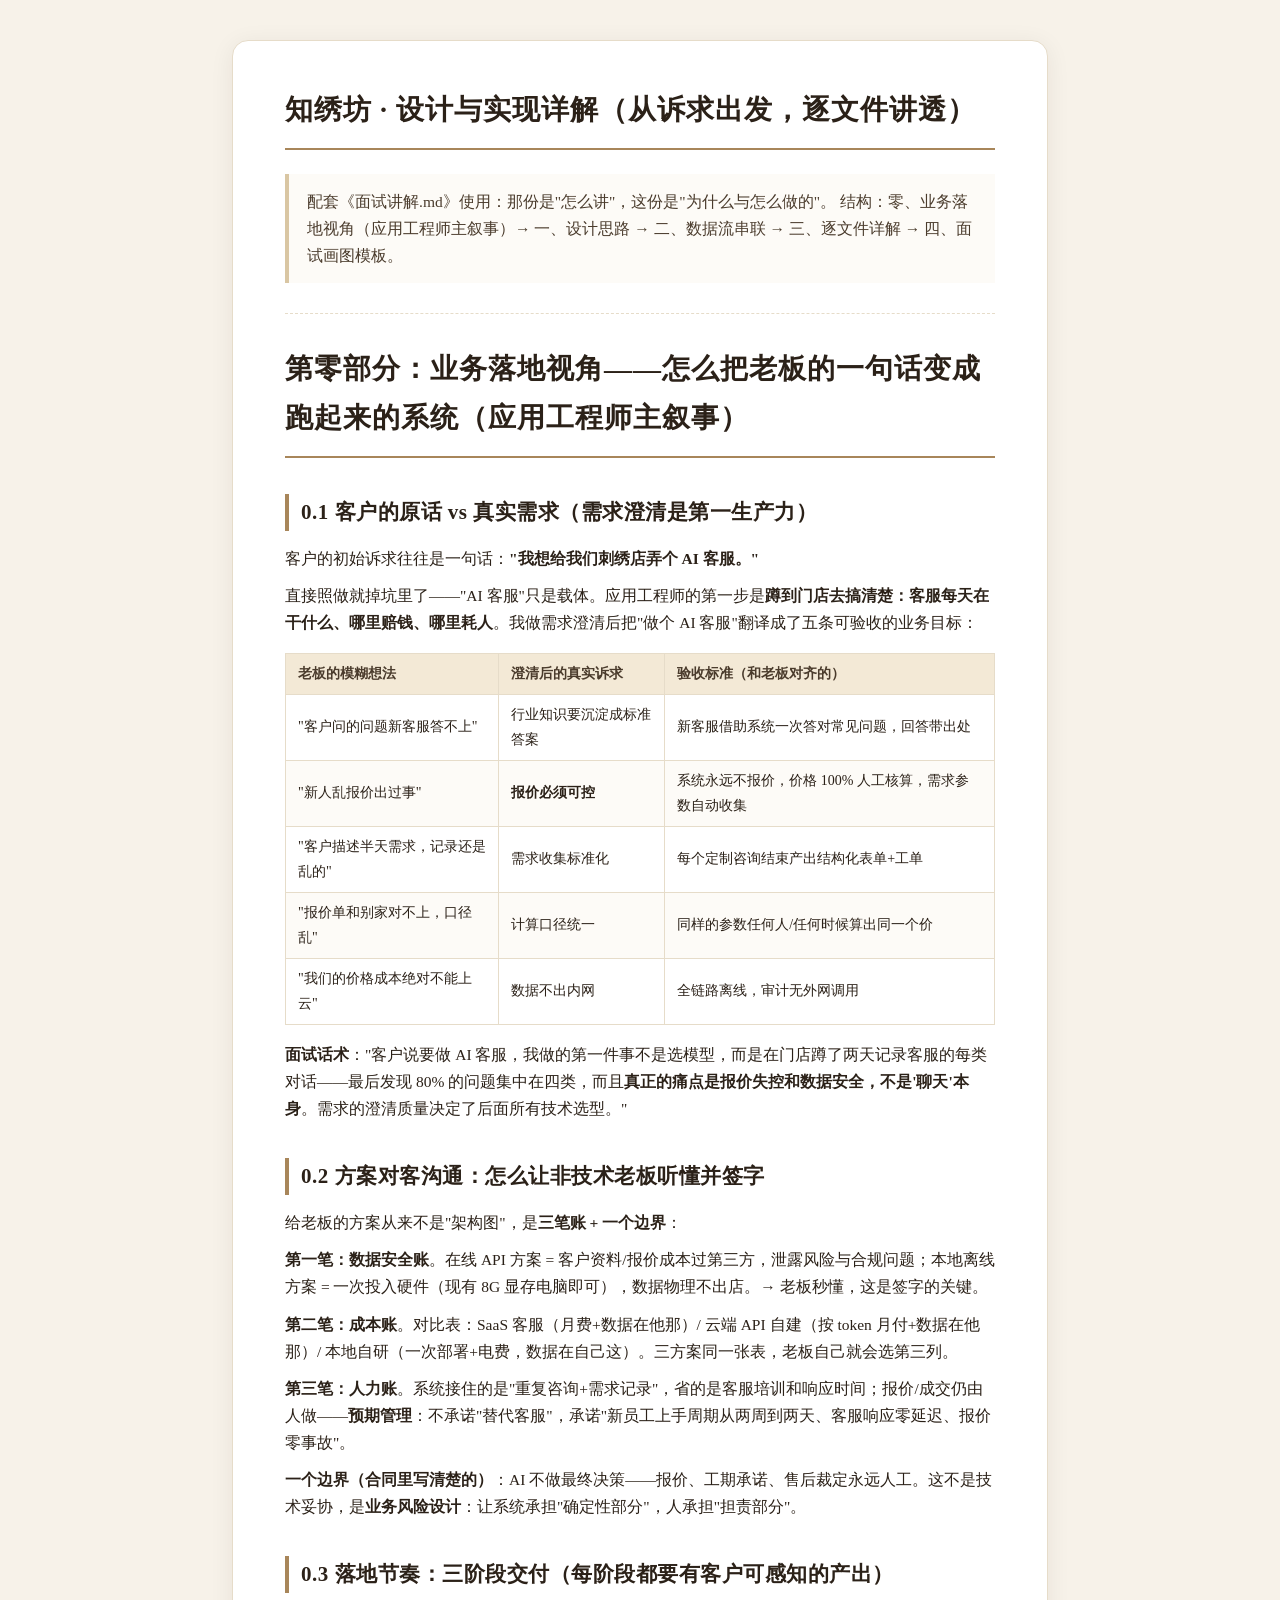
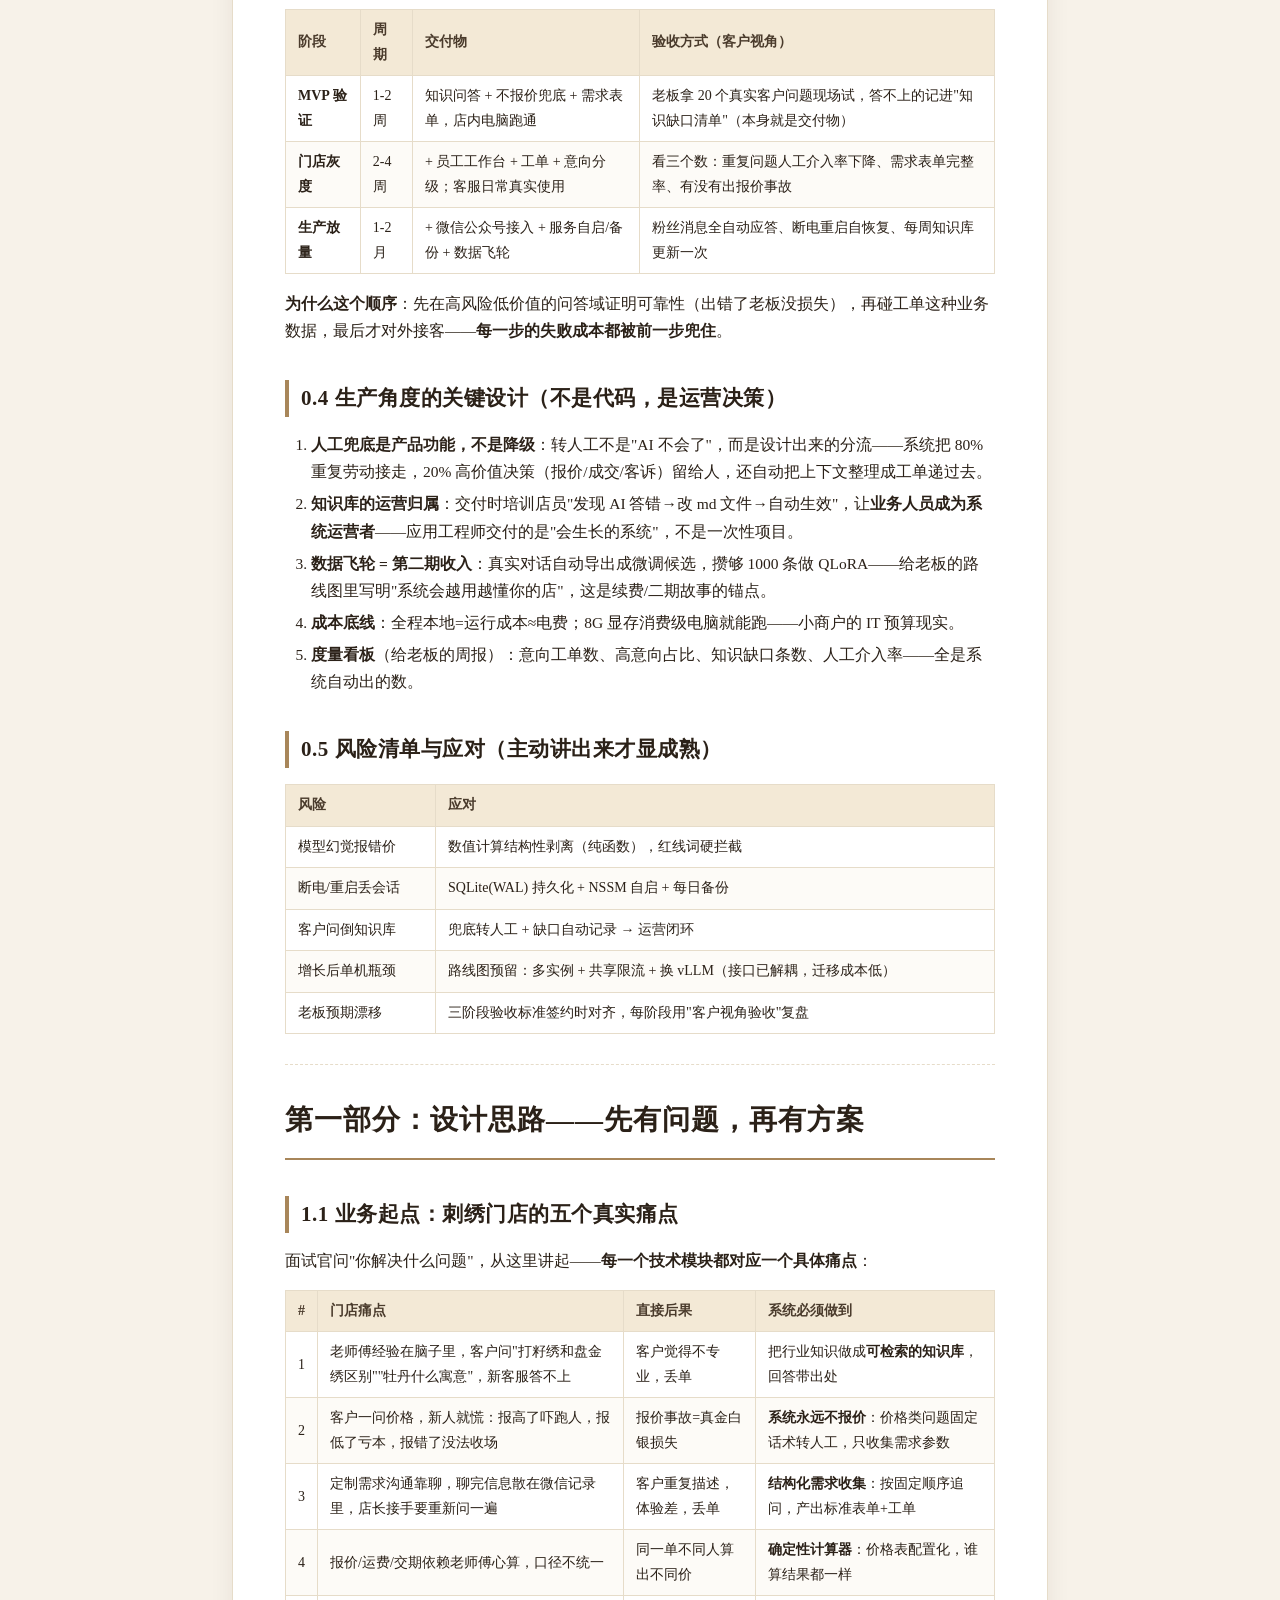
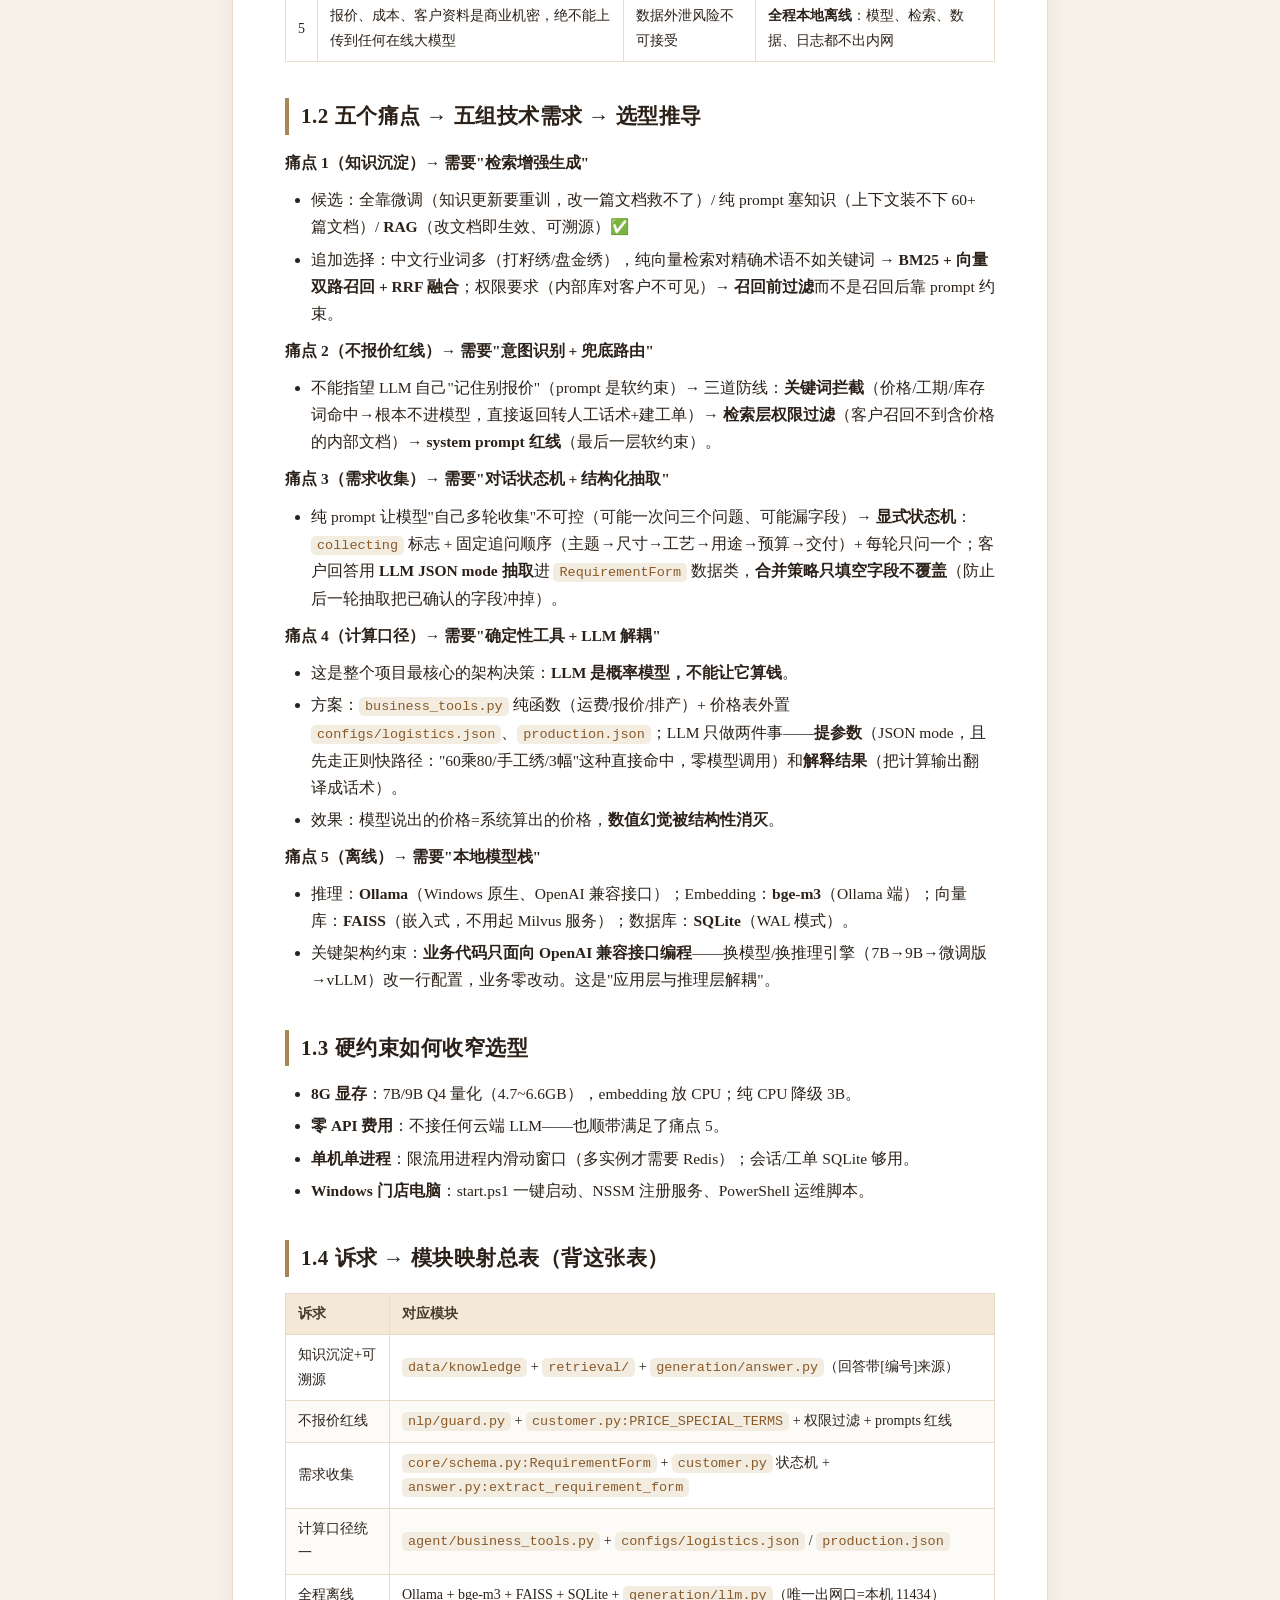
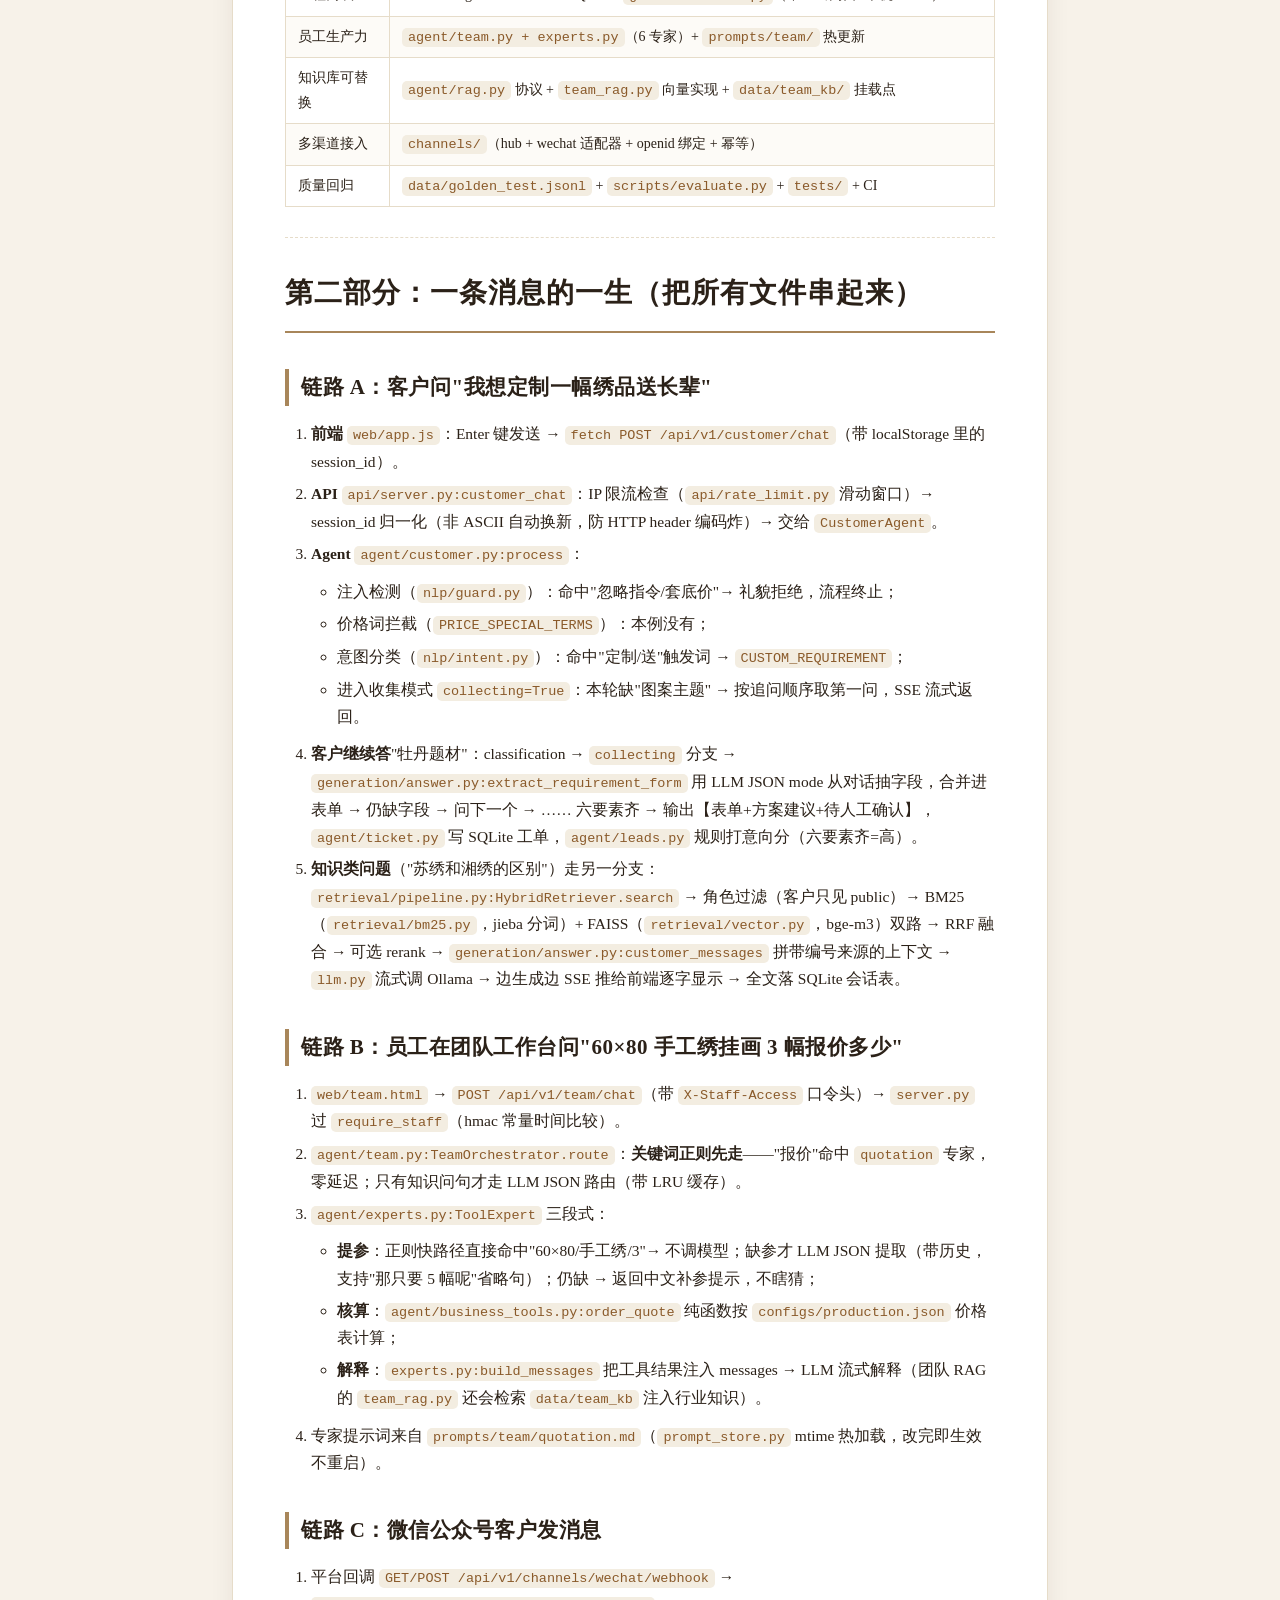
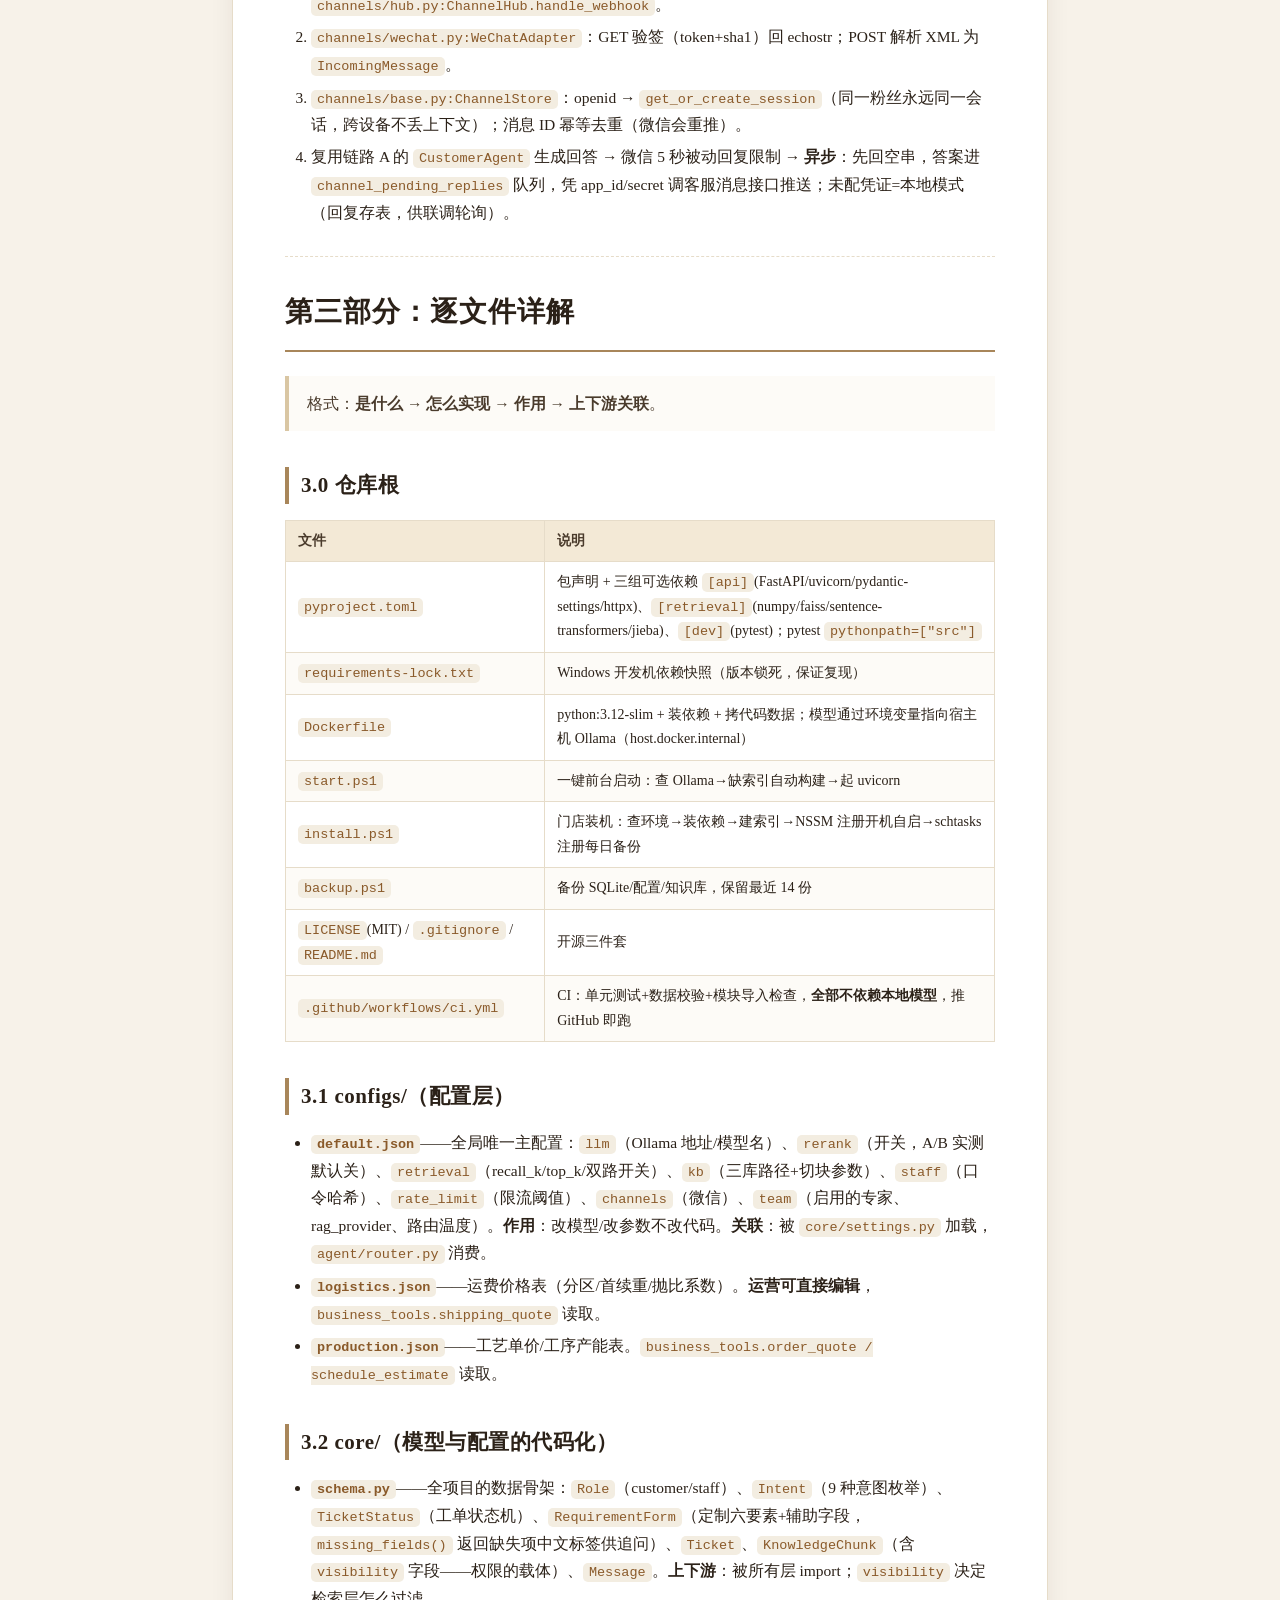
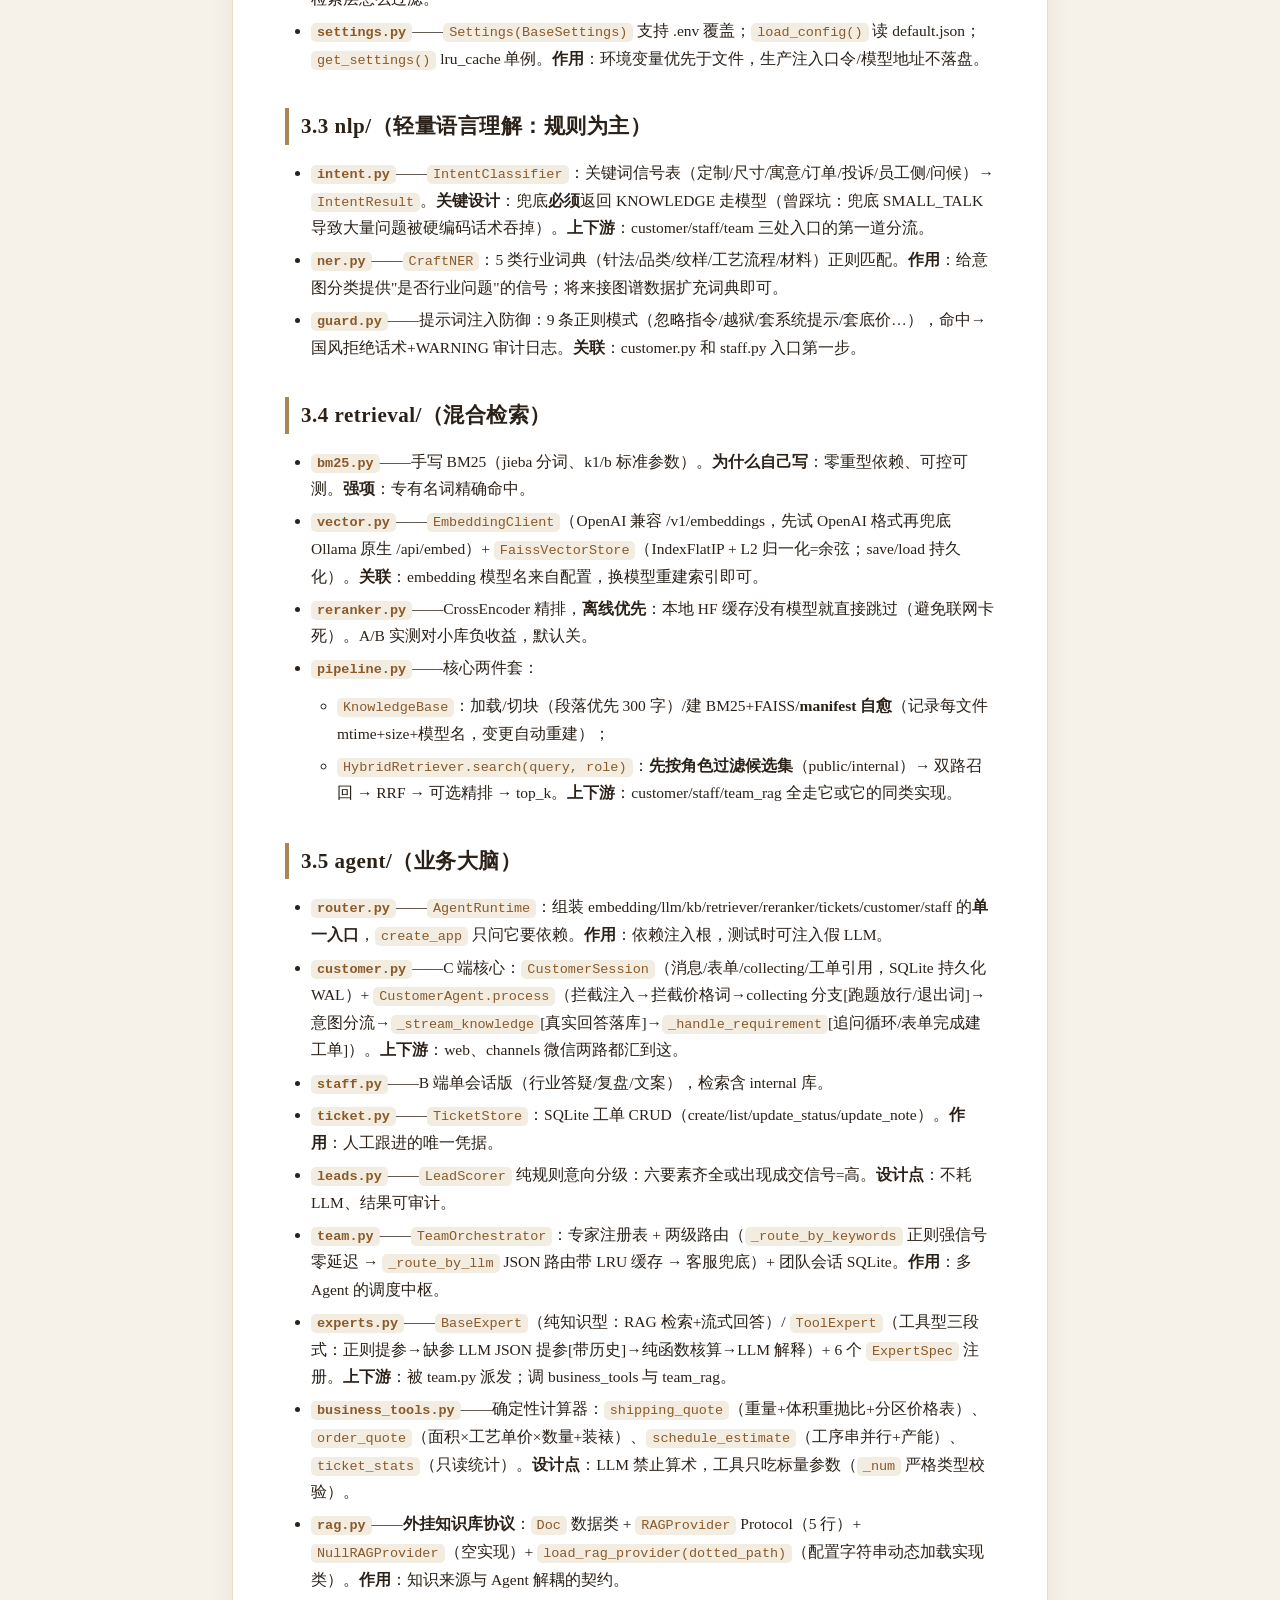
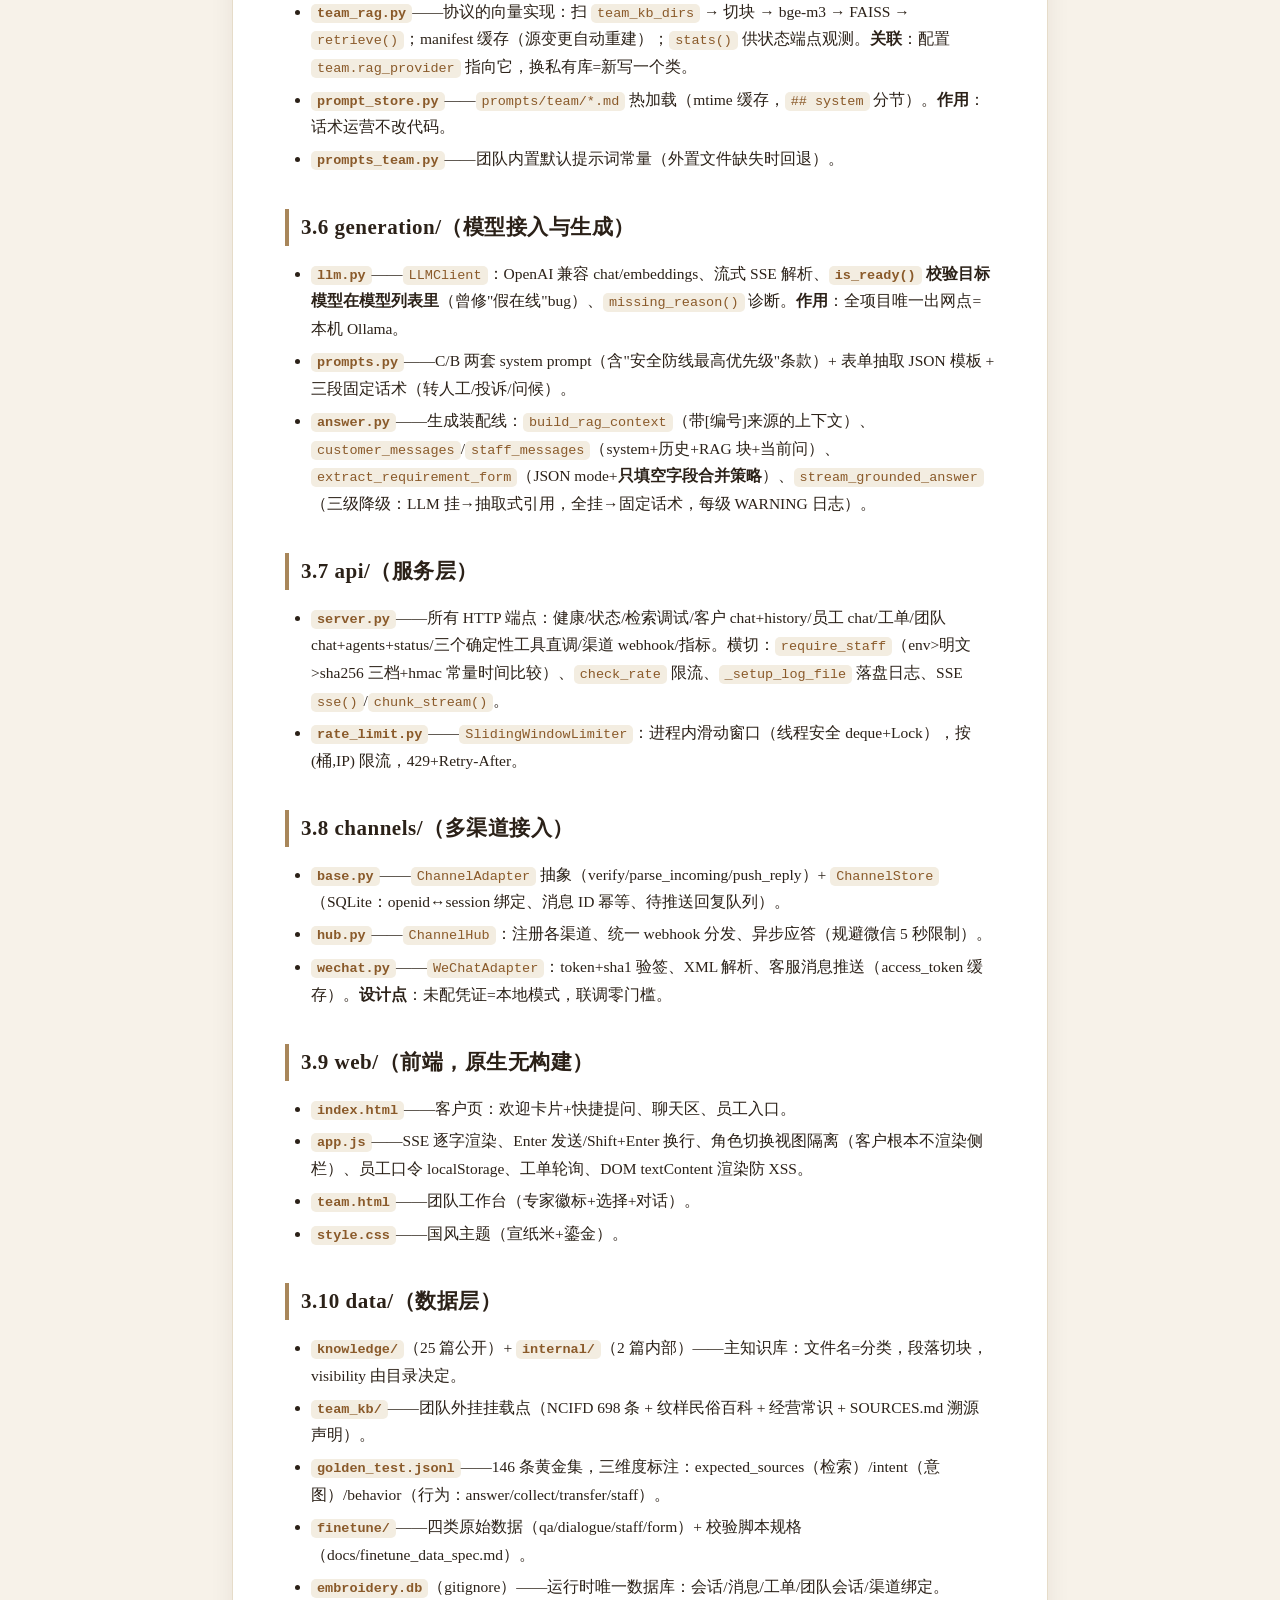
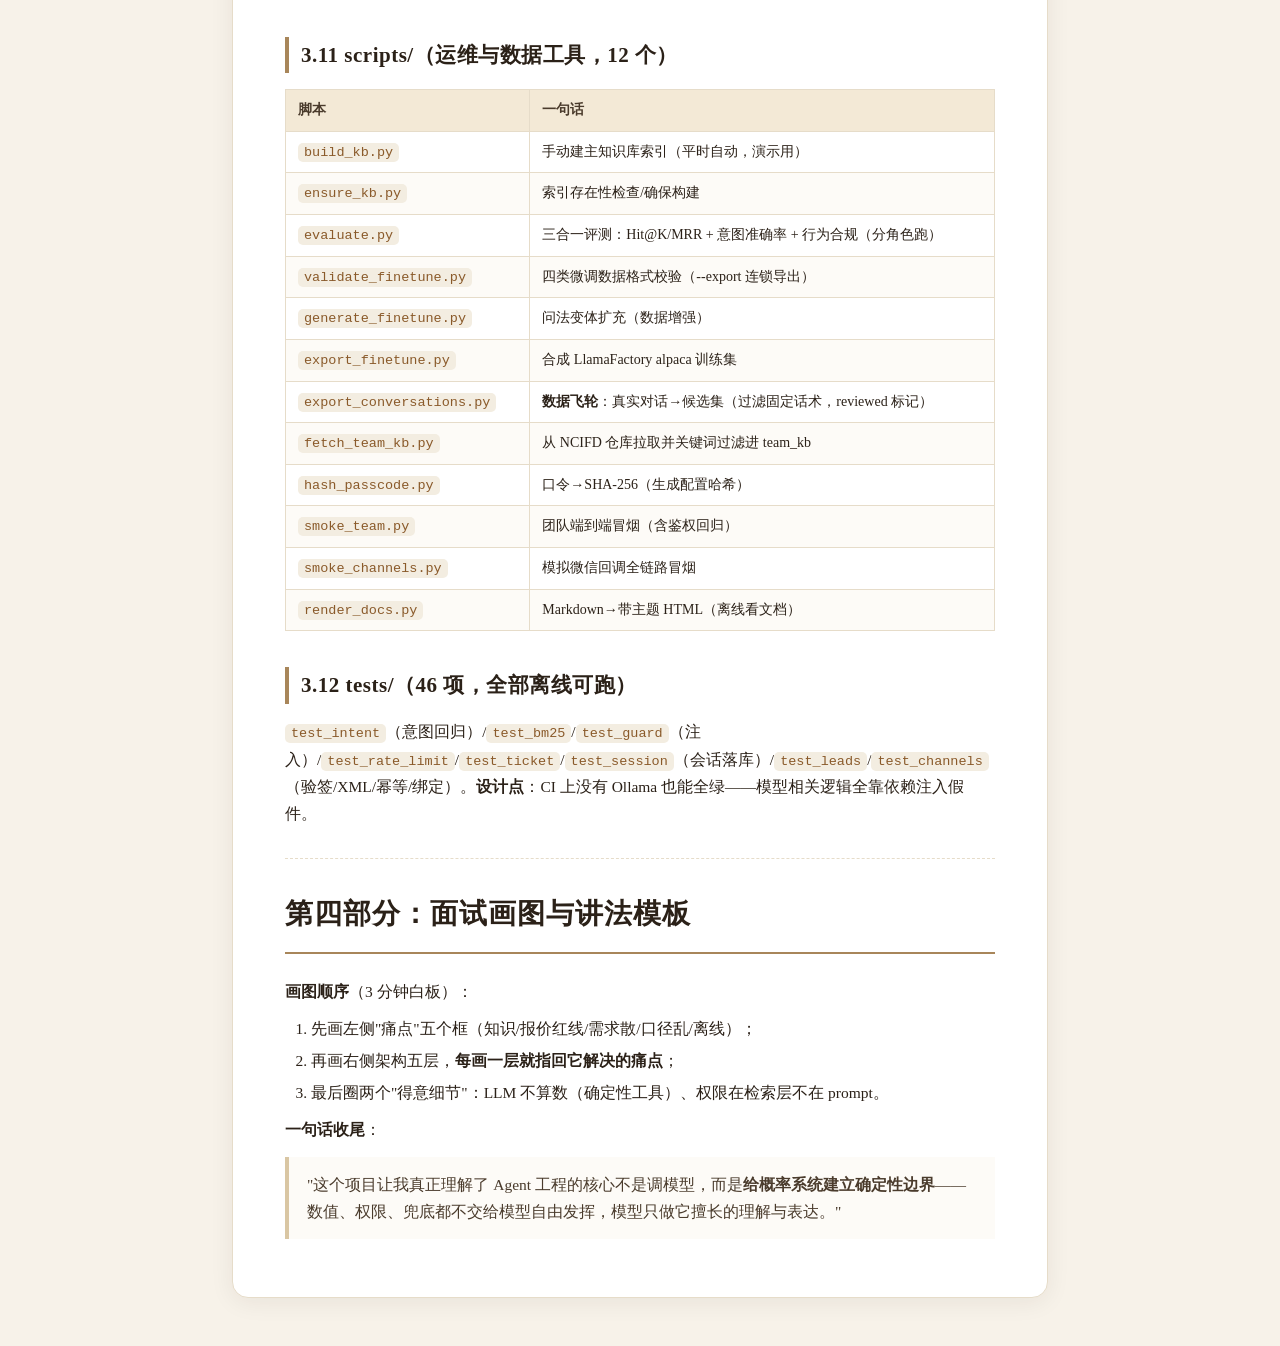
<file: docs/设计与实现详解.html>
<!DOCTYPE html>
<html lang="zh-CN">
<head>
<meta charset="utf-8" />
<meta name="viewport" content="width=device-width, initial-scale=1" />
<title>设计与实现详解</title>
<style>
:root {
  --ink: #2b2118; --ink-soft: #4a3b2c; --gold: #a8865a; --gold-light: #d9c6a3;
  --gold-pale: #f3e9d6; --bg: #f7f2e9; --card: #fff; --muted: #8a7a66;
  --code-bg: #f3ede1; --border: #e6dcc9;
}
* { box-sizing: border-box; }
body {
  font-family: "PingFang SC", "Microsoft YaHei", "Noto Serif SC", Georgia, serif;
  background: var(--bg); color: var(--ink); margin: 0;
  line-height: 1.75; font-size: 15.5px;
}
.wrap { max-width: 880px; margin: 0 auto; padding: 40px 32px 80px; }
.doc {
  background: var(--card); border: 1px solid var(--border); border-radius: 16px;
  padding: 44px 52px; box-shadow: 0 4px 24px rgba(43,33,24,0.07);
}
.doc h1 {
  font-size: 28px; color: var(--ink); border-bottom: 2px solid var(--gold);
  padding-bottom: 14px; margin: 0 0 24px; letter-spacing: 1px;
}
.doc h2 {
  font-size: 21px; color: var(--ink); margin: 36px 0 14px;
  padding-left: 12px; border-left: 4px solid var(--gold); letter-spacing: 0.5px;
}
.doc h3 { font-size: 17px; color: var(--ink-soft); margin: 26px 0 10px; }
.doc h4 { font-size: 15px; color: var(--muted); margin: 20px 0 8px; }
.doc p { margin: 10px 0; }
.doc a { color: var(--gold); text-decoration: none; border-bottom: 1px solid var(--gold-light); }
.doc a:hover { border-bottom-color: var(--gold); }
.doc ul, .doc ol { padding-left: 26px; margin: 10px 0; }
.doc li { margin: 5px 0; }
.doc code {
  background: var(--code-bg); color: #8a5a2a; padding: 2px 6px;
  border-radius: 5px; font-size: 13.5px; font-family: Consolas, Monaco, monospace;
}
.doc pre {
  background: #2b2118; color: #e8dfd0; padding: 16px 20px; border-radius: 10px;
  overflow-x: auto; font-size: 13.5px; line-height: 1.6;
}
.doc pre code { background: none; color: inherit; padding: 0; }
.doc table {
  border-collapse: collapse; width: 100%; margin: 16px 0; font-size: 14px;
}
.doc th, .doc td { border: 1px solid var(--border); padding: 8px 12px; text-align: left; }
.doc th { background: var(--gold-pale); color: var(--ink-soft); font-weight: 600; }
.doc tr:nth-child(even) td { background: #fdfbf7; }
.doc blockquote {
  border-left: 4px solid var(--gold-light); background: #fdfbf7;
  margin: 14px 0; padding: 10px 18px; color: var(--ink-soft);
}
.doc blockquote p { margin: 4px 0; }
.doc hr { border: none; border-top: 1px dashed var(--border); margin: 30px 0; }
.doc img { max-width: 100%; border-radius: 8px; }
.toc { font-size: 14px; }
@media (max-width: 700px) { .doc { padding: 26px 20px; } .wrap { padding: 20px 12px; } }
</style>
</head>
<body>
<div class="wrap"><article class="doc">
<h1>知绣坊 · 设计与实现详解（从诉求出发，逐文件讲透）</h1>
<blockquote>
<p>配套《面试讲解.md》使用：那份是&quot;怎么讲&quot;，这份是&quot;为什么与怎么做的&quot;。
结构：零、业务落地视角（应用工程师主叙事）→ 一、设计思路 → 二、数据流串联 → 三、逐文件详解 → 四、面试画图模板。</p>
</blockquote>
<hr />
<h1>第零部分：业务落地视角——怎么把老板的一句话变成跑起来的系统（应用工程师主叙事）</h1>
<h2>0.1 客户的原话 vs 真实需求（需求澄清是第一生产力）</h2>
<p>客户的初始诉求往往是一句话：<strong>&quot;我想给我们刺绣店弄个 AI 客服。&quot;</strong></p>
<p>直接照做就掉坑里了——&quot;AI 客服&quot;只是载体。应用工程师的第一步是<strong>蹲到门店去搞清楚：客服每天在干什么、哪里赔钱、哪里耗人</strong>。我做需求澄清后把&quot;做个 AI 客服&quot;翻译成了五条可验收的业务目标：</p>
<table>
<thead>
<tr>
<th>老板的模糊想法</th>
<th>澄清后的真实诉求</th>
<th>验收标准（和老板对齐的）</th>
</tr>
</thead>
<tbody>
<tr>
<td>&quot;客户问的问题新客服答不上&quot;</td>
<td>行业知识要沉淀成标准答案</td>
<td>新客服借助系统一次答对常见问题，回答带出处</td>
</tr>
<tr>
<td>&quot;新人乱报价出过事&quot;</td>
<td><strong>报价必须可控</strong></td>
<td>系统永远不报价，价格 100% 人工核算，需求参数自动收集</td>
</tr>
<tr>
<td>&quot;客户描述半天需求，记录还是乱的&quot;</td>
<td>需求收集标准化</td>
<td>每个定制咨询结束产出结构化表单+工单</td>
</tr>
<tr>
<td>&quot;报价单和别家对不上，口径乱&quot;</td>
<td>计算口径统一</td>
<td>同样的参数任何人/任何时候算出同一个价</td>
</tr>
<tr>
<td>&quot;我们的价格成本绝对不能上云&quot;</td>
<td>数据不出内网</td>
<td>全链路离线，审计无外网调用</td>
</tr>
</tbody>
</table>
<p><strong>面试话术</strong>：&quot;客户说要做 AI 客服，我做的第一件事不是选模型，而是在门店蹲了两天记录客服的每类对话——最后发现 80% 的问题集中在四类，而且<strong>真正的痛点是报价失控和数据安全，不是'聊天'本身</strong>。需求的澄清质量决定了后面所有技术选型。&quot;</p>
<h2>0.2 方案对客沟通：怎么让非技术老板听懂并签字</h2>
<p>给老板的方案从来不是&quot;架构图&quot;，是<strong>三笔账 + 一个边界</strong>：</p>
<p><strong>第一笔：数据安全账</strong>。在线 API 方案 = 客户资料/报价成本过第三方，泄露风险与合规问题；本地离线方案 = 一次投入硬件（现有 8G 显存电脑即可），数据物理不出店。→ 老板秒懂，这是签字的关键。</p>
<p><strong>第二笔：成本账</strong>。对比表：SaaS 客服（月费+数据在他那）/ 云端 API 自建（按 token 月付+数据在他那）/ 本地自研（一次部署+电费，数据在自己这）。三方案同一张表，老板自己就会选第三列。</p>
<p><strong>第三笔：人力账</strong>。系统接住的是&quot;重复咨询+需求记录&quot;，省的是客服培训和响应时间；报价/成交仍由人做——<strong>预期管理</strong>：不承诺&quot;替代客服&quot;，承诺&quot;新员工上手周期从两周到两天、客服响应零延迟、报价零事故&quot;。</p>
<p><strong>一个边界（合同里写清楚的）</strong>：AI 不做最终决策——报价、工期承诺、售后裁定永远人工。这不是技术妥协，是<strong>业务风险设计</strong>：让系统承担&quot;确定性部分&quot;，人承担&quot;担责部分&quot;。</p>
<h2>0.3 落地节奏：三阶段交付（每阶段都要有客户可感知的产出）</h2>
<table>
<thead>
<tr>
<th>阶段</th>
<th>周期</th>
<th>交付物</th>
<th>验收方式（客户视角）</th>
</tr>
</thead>
<tbody>
<tr>
<td><strong>MVP 验证</strong></td>
<td>1-2 周</td>
<td>知识问答 + 不报价兜底 + 需求表单，店内电脑跑通</td>
<td>老板拿 20 个真实客户问题现场试，答不上的记进&quot;知识缺口清单&quot;（本身就是交付物）</td>
</tr>
<tr>
<td><strong>门店灰度</strong></td>
<td>2-4 周</td>
<td>+ 员工工作台 + 工单 + 意向分级；客服日常真实使用</td>
<td>看三个数：重复问题人工介入率下降、需求表单完整率、有没有出报价事故</td>
</tr>
<tr>
<td><strong>生产放量</strong></td>
<td>1-2 月</td>
<td>+ 微信公众号接入 + 服务自启/备份 + 数据飞轮</td>
<td>粉丝消息全自动应答、断电重启自恢复、每周知识库更新一次</td>
</tr>
</tbody>
</table>
<p><strong>为什么这个顺序</strong>：先在高风险低价值的问答域证明可靠性（出错了老板没损失），再碰工单这种业务数据，最后才对外接客——<strong>每一步的失败成本都被前一步兜住</strong>。</p>
<h2>0.4 生产角度的关键设计（不是代码，是运营决策）</h2>
<ol>
<li><strong>人工兜底是产品功能，不是降级</strong>：转人工不是&quot;AI 不会了&quot;，而是设计出来的分流——系统把 80% 重复劳动接走，20% 高价值决策（报价/成交/客诉）留给人，还自动把上下文整理成工单递过去。</li>
<li><strong>知识库的运营归属</strong>：交付时培训店员&quot;发现 AI 答错→改 md 文件→自动生效&quot;，让<strong>业务人员成为系统运营者</strong>——应用工程师交付的是&quot;会生长的系统&quot;，不是一次性项目。</li>
<li><strong>数据飞轮 = 第二期收入</strong>：真实对话自动导出成微调候选，攒够 1000 条做 QLoRA——给老板的路线图里写明&quot;系统会越用越懂你的店&quot;，这是续费/二期故事的锚点。</li>
<li><strong>成本底线</strong>：全程本地=运行成本≈电费；8G 显存消费级电脑就能跑——小商户的 IT 预算现实。</li>
<li><strong>度量看板</strong>（给老板的周报）：意向工单数、高意向占比、知识缺口条数、人工介入率——全是系统自动出的数。</li>
</ol>
<h2>0.5 风险清单与应对（主动讲出来才显成熟）</h2>
<table>
<thead>
<tr>
<th>风险</th>
<th>应对</th>
</tr>
</thead>
<tbody>
<tr>
<td>模型幻觉报错价</td>
<td>数值计算结构性剥离（纯函数），红线词硬拦截</td>
</tr>
<tr>
<td>断电/重启丢会话</td>
<td>SQLite(WAL) 持久化 + NSSM 自启 + 每日备份</td>
</tr>
<tr>
<td>客户问倒知识库</td>
<td>兜底转人工 + 缺口自动记录 → 运营闭环</td>
</tr>
<tr>
<td>增长后单机瓶颈</td>
<td>路线图预留：多实例 + 共享限流 + 换 vLLM（接口已解耦，迁移成本低）</td>
</tr>
<tr>
<td>老板预期漂移</td>
<td>三阶段验收标准签约时对齐，每阶段用&quot;客户视角验收&quot;复盘</td>
</tr>
</tbody>
</table>
<hr />
<h1>第一部分：设计思路——先有问题，再有方案</h1>
<h2>1.1 业务起点：刺绣门店的五个真实痛点</h2>
<p>面试官问&quot;你解决什么问题&quot;，从这里讲起——<strong>每一个技术模块都对应一个具体痛点</strong>：</p>
<table>
<thead>
<tr>
<th>#</th>
<th>门店痛点</th>
<th>直接后果</th>
<th>系统必须做到</th>
</tr>
</thead>
<tbody>
<tr>
<td>1</td>
<td>老师傅经验在脑子里，客户问&quot;打籽绣和盘金绣区别&quot;&quot;牡丹什么寓意&quot;，新客服答不上</td>
<td>客户觉得不专业，丢单</td>
<td>把行业知识做成<strong>可检索的知识库</strong>，回答带出处</td>
</tr>
<tr>
<td>2</td>
<td>客户一问价格，新人就慌：报高了吓跑人，报低了亏本，报错了没法收场</td>
<td>报价事故=真金白银损失</td>
<td><strong>系统永远不报价</strong>：价格类问题固定话术转人工，只收集需求参数</td>
</tr>
<tr>
<td>3</td>
<td>定制需求沟通靠聊，聊完信息散在微信记录里，店长接手要重新问一遍</td>
<td>客户重复描述，体验差，丢单</td>
<td><strong>结构化需求收集</strong>：按固定顺序追问，产出标准表单+工单</td>
</tr>
<tr>
<td>4</td>
<td>报价/运费/交期依赖老师傅心算，口径不统一</td>
<td>同一单不同人算出不同价</td>
<td><strong>确定性计算器</strong>：价格表配置化，谁算结果都一样</td>
</tr>
<tr>
<td>5</td>
<td>报价、成本、客户资料是商业机密，绝不能上传到任何在线大模型</td>
<td>数据外泄风险不可接受</td>
<td><strong>全程本地离线</strong>：模型、检索、数据、日志都不出内网</td>
</tr>
</tbody>
</table>
<h2>1.2 五个痛点 → 五组技术需求 → 选型推导</h2>
<p><strong>痛点 1（知识沉淀）→ 需要&quot;检索增强生成&quot;</strong></p>
<ul>
<li>候选：全靠微调（知识更新要重训，改一篇文档救不了）/ 纯 prompt 塞知识（上下文装不下 60+ 篇文档）/ <strong>RAG</strong>（改文档即生效、可溯源）✅</li>
<li>追加选择：中文行业词多（打籽绣/盘金绣），纯向量检索对精确术语不如关键词 → <strong>BM25 + 向量双路召回 + RRF 融合</strong>；权限要求（内部库对客户不可见）→ <strong>召回前过滤</strong>而不是召回后靠 prompt 约束。</li>
</ul>
<p><strong>痛点 2（不报价红线）→ 需要&quot;意图识别 + 兜底路由&quot;</strong></p>
<ul>
<li>不能指望 LLM 自己&quot;记住别报价&quot;（prompt 是软约束）→ 三道防线：<strong>关键词拦截</strong>（价格/工期/库存词命中→根本不进模型，直接返回转人工话术+建工单）→ <strong>检索层权限过滤</strong>（客户召回不到含价格的内部文档）→ <strong>system prompt 红线</strong>（最后一层软约束）。</li>
</ul>
<p><strong>痛点 3（需求收集）→ 需要&quot;对话状态机 + 结构化抽取&quot;</strong></p>
<ul>
<li>纯 prompt 让模型&quot;自己多轮收集&quot;不可控（可能一次问三个问题、可能漏字段）→ <strong>显式状态机</strong>：<code>collecting</code> 标志 + 固定追问顺序（主题→尺寸→工艺→用途→预算→交付）+ 每轮只问一个；客户回答用 <strong>LLM JSON mode 抽取</strong>进 <code>RequirementForm</code> 数据类，<strong>合并策略只填空字段不覆盖</strong>（防止后一轮抽取把已确认的字段冲掉）。</li>
</ul>
<p><strong>痛点 4（计算口径）→ 需要&quot;确定性工具 + LLM 解耦&quot;</strong></p>
<ul>
<li>这是整个项目最核心的架构决策：<strong>LLM 是概率模型，不能让它算钱</strong>。</li>
<li>方案：<code>business_tools.py</code> 纯函数（运费/报价/排产）+ 价格表外置 <code>configs/logistics.json</code>、<code>production.json</code>；LLM 只做两件事——<strong>提参数</strong>（JSON mode，且先走正则快路径：&quot;60乘80/手工绣/3幅&quot;这种直接命中，零模型调用）和<strong>解释结果</strong>（把计算输出翻译成话术）。</li>
<li>效果：模型说出的价格=系统算出的价格，<strong>数值幻觉被结构性消灭</strong>。</li>
</ul>
<p><strong>痛点 5（离线）→ 需要&quot;本地模型栈&quot;</strong></p>
<ul>
<li>推理：<strong>Ollama</strong>（Windows 原生、OpenAI 兼容接口）；Embedding：<strong>bge-m3</strong>（Ollama 端）；向量库：<strong>FAISS</strong>（嵌入式，不用起 Milvus 服务）；数据库：<strong>SQLite</strong>（WAL 模式）。</li>
<li>关键架构约束：<strong>业务代码只面向 OpenAI 兼容接口编程</strong>——换模型/换推理引擎（7B→9B→微调版→vLLM）改一行配置，业务零改动。这是&quot;应用层与推理层解耦&quot;。</li>
</ul>
<h2>1.3 硬约束如何收窄选型</h2>
<ul>
<li><strong>8G 显存</strong>：7B/9B Q4 量化（4.7~6.6GB），embedding 放 CPU；纯 CPU 降级 3B。</li>
<li><strong>零 API 费用</strong>：不接任何云端 LLM——也顺带满足了痛点 5。</li>
<li><strong>单机单进程</strong>：限流用进程内滑动窗口（多实例才需要 Redis）；会话/工单 SQLite 够用。</li>
<li><strong>Windows 门店电脑</strong>：start.ps1 一键启动、NSSM 注册服务、PowerShell 运维脚本。</li>
</ul>
<h2>1.4 诉求 → 模块映射总表（背这张表）</h2>
<table>
<thead>
<tr>
<th>诉求</th>
<th>对应模块</th>
</tr>
</thead>
<tbody>
<tr>
<td>知识沉淀+可溯源</td>
<td><code>data/knowledge</code> + <code>retrieval/</code> + <code>generation/answer.py</code>（回答带[编号]来源）</td>
</tr>
<tr>
<td>不报价红线</td>
<td><code>nlp/guard.py</code> + <code>customer.py:PRICE_SPECIAL_TERMS</code> + 权限过滤 + prompts 红线</td>
</tr>
<tr>
<td>需求收集</td>
<td><code>core/schema.py:RequirementForm</code> + <code>customer.py</code> 状态机 + <code>answer.py:extract_requirement_form</code></td>
</tr>
<tr>
<td>计算口径统一</td>
<td><code>agent/business_tools.py</code> + <code>configs/logistics.json</code> / <code>production.json</code></td>
</tr>
<tr>
<td>全程离线</td>
<td>Ollama + bge-m3 + FAISS + SQLite + <code>generation/llm.py</code>（唯一出网口=本机 11434）</td>
</tr>
<tr>
<td>员工生产力</td>
<td><code>agent/team.py + experts.py</code>（6 专家）+ <code>prompts/team/</code> 热更新</td>
</tr>
<tr>
<td>知识库可替换</td>
<td><code>agent/rag.py</code> 协议 + <code>team_rag.py</code> 向量实现 + <code>data/team_kb/</code> 挂载点</td>
</tr>
<tr>
<td>多渠道接入</td>
<td><code>channels/</code>（hub + wechat 适配器 + openid 绑定 + 幂等）</td>
</tr>
<tr>
<td>质量回归</td>
<td><code>data/golden_test.jsonl</code> + <code>scripts/evaluate.py</code> + <code>tests/</code> + CI</td>
</tr>
</tbody>
</table>
<hr />
<h1>第二部分：一条消息的一生（把所有文件串起来）</h1>
<h2>链路 A：客户问&quot;我想定制一幅绣品送长辈&quot;</h2>
<ol>
<li><strong>前端</strong> <code>web/app.js</code>：Enter 键发送 → <code>fetch POST /api/v1/customer/chat</code>（带 localStorage 里的 session_id）。</li>
<li><strong>API</strong> <code>api/server.py:customer_chat</code>：IP 限流检查（<code>api/rate_limit.py</code> 滑动窗口）→ session_id 归一化（非 ASCII 自动换新，防 HTTP header 编码炸）→ 交给 <code>CustomerAgent</code>。</li>
<li><strong>Agent</strong> <code>agent/customer.py:process</code>：
<ul>
<li>注入检测（<code>nlp/guard.py</code>）：命中&quot;忽略指令/套底价&quot;→ 礼貌拒绝，流程终止；</li>
<li>价格词拦截（<code>PRICE_SPECIAL_TERMS</code>）：本例没有；</li>
<li>意图分类（<code>nlp/intent.py</code>）：命中&quot;定制/送&quot;触发词 → <code>CUSTOM_REQUIREMENT</code>；</li>
<li>进入收集模式 <code>collecting=True</code>：本轮缺&quot;图案主题&quot; → 按追问顺序取第一问，SSE 流式返回。</li>
</ul>
</li>
<li><strong>客户继续答</strong>&quot;牡丹题材&quot;：classification → <code>collecting</code> 分支 → <code>generation/answer.py:extract_requirement_form</code> 用 LLM JSON mode 从对话抽字段，合并进表单 → 仍缺字段 → 问下一个 → …… 六要素齐 → 输出【表单+方案建议+待人工确认】，<code>agent/ticket.py</code> 写 SQLite 工单，<code>agent/leads.py</code> 规则打意向分（六要素齐=高）。</li>
<li><strong>知识类问题</strong>（&quot;苏绣和湘绣的区别&quot;）走另一分支：<code>retrieval/pipeline.py:HybridRetriever.search</code> → 角色过滤（客户只见 public）→ BM25（<code>retrieval/bm25.py</code>，jieba 分词）+ FAISS（<code>retrieval/vector.py</code>，bge-m3）双路 → RRF 融合 → 可选 rerank → <code>generation/answer.py:customer_messages</code> 拼带编号来源的上下文 → <code>llm.py</code> 流式调 Ollama → 边生成边 SSE 推给前端逐字显示 → 全文落 SQLite 会话表。</li>
</ol>
<h2>链路 B：员工在团队工作台问&quot;60×80 手工绣挂画 3 幅报价多少&quot;</h2>
<ol>
<li><code>web/team.html</code> → <code>POST /api/v1/team/chat</code>（带 <code>X-Staff-Access</code> 口令头）→ <code>server.py</code> 过 <code>require_staff</code>（hmac 常量时间比较）。</li>
<li><code>agent/team.py:TeamOrchestrator.route</code>：<strong>关键词正则先走</strong>——&quot;报价&quot;命中 <code>quotation</code> 专家，零延迟；只有知识问句才走 LLM JSON 路由（带 LRU 缓存）。</li>
<li><code>agent/experts.py:ToolExpert</code> 三段式：
<ul>
<li><strong>提参</strong>：正则快路径直接命中&quot;60×80/手工绣/3&quot;→ 不调模型；缺参才 LLM JSON 提取（带历史，支持&quot;那只要 5 幅呢&quot;省略句）；仍缺 → 返回中文补参提示，不瞎猜；</li>
<li><strong>核算</strong>：<code>agent/business_tools.py:order_quote</code> 纯函数按 <code>configs/production.json</code> 价格表计算；</li>
<li><strong>解释</strong>：<code>experts.py:build_messages</code> 把工具结果注入 messages → LLM 流式解释（团队 RAG 的 <code>team_rag.py</code> 还会检索 <code>data/team_kb</code> 注入行业知识）。</li>
</ul>
</li>
<li>专家提示词来自 <code>prompts/team/quotation.md</code>（<code>prompt_store.py</code> mtime 热加载，改完即生效不重启）。</li>
</ol>
<h2>链路 C：微信公众号客户发消息</h2>
<ol>
<li>平台回调 <code>GET/POST /api/v1/channels/wechat/webhook</code> → <code>channels/hub.py:ChannelHub.handle_webhook</code>。</li>
<li><code>channels/wechat.py:WeChatAdapter</code>：GET 验签（token+sha1）回 echostr；POST 解析 XML 为 <code>IncomingMessage</code>。</li>
<li><code>channels/base.py:ChannelStore</code>：openid → <code>get_or_create_session</code>（同一粉丝永远同一会话，跨设备不丢上下文）；消息 ID 幂等去重（微信会重推）。</li>
<li>复用链路 A 的 <code>CustomerAgent</code> 生成回答 → 微信 5 秒被动回复限制 → <strong>异步</strong>：先回空串，答案进 <code>channel_pending_replies</code> 队列，凭 app_id/secret 调客服消息接口推送；未配凭证=本地模式（回复存表，供联调轮询）。</li>
</ol>
<hr />
<h1>第三部分：逐文件详解</h1>
<blockquote>
<p>格式：<strong>是什么</strong> → <strong>怎么实现</strong> → <strong>作用</strong> → <strong>上下游关联</strong>。</p>
</blockquote>
<h2>3.0 仓库根</h2>
<table>
<thead>
<tr>
<th>文件</th>
<th>说明</th>
</tr>
</thead>
<tbody>
<tr>
<td><code>pyproject.toml</code></td>
<td>包声明 + 三组可选依赖 <code>[api]</code>(FastAPI/uvicorn/pydantic-settings/httpx)、<code>[retrieval]</code>(numpy/faiss/sentence-transformers/jieba)、<code>[dev]</code>(pytest)；pytest <code>pythonpath=[&quot;src&quot;]</code></td>
</tr>
<tr>
<td><code>requirements-lock.txt</code></td>
<td>Windows 开发机依赖快照（版本锁死，保证复现）</td>
</tr>
<tr>
<td><code>Dockerfile</code></td>
<td>python:3.12-slim + 装依赖 + 拷代码数据；模型通过环境变量指向宿主机 Ollama（host.docker.internal）</td>
</tr>
<tr>
<td><code>start.ps1</code></td>
<td>一键前台启动：查 Ollama→缺索引自动构建→起 uvicorn</td>
</tr>
<tr>
<td><code>install.ps1</code></td>
<td>门店装机：查环境→装依赖→建索引→NSSM 注册开机自启→schtasks 注册每日备份</td>
</tr>
<tr>
<td><code>backup.ps1</code></td>
<td>备份 SQLite/配置/知识库，保留最近 14 份</td>
</tr>
<tr>
<td><code>LICENSE</code>(MIT) / <code>.gitignore</code> / <code>README.md</code></td>
<td>开源三件套</td>
</tr>
<tr>
<td><code>.github/workflows/ci.yml</code></td>
<td>CI：单元测试+数据校验+模块导入检查，<strong>全部不依赖本地模型</strong>，推 GitHub 即跑</td>
</tr>
</tbody>
</table>
<h2>3.1 configs/（配置层）</h2>
<ul>
<li><strong><code>default.json</code></strong>——全局唯一主配置：<code>llm</code>（Ollama 地址/模型名）、<code>rerank</code>（开关，A/B 实测默认关）、<code>retrieval</code>（recall_k/top_k/双路开关）、<code>kb</code>（三库路径+切块参数）、<code>staff</code>（口令哈希）、<code>rate_limit</code>（限流阈值）、<code>channels</code>（微信）、<code>team</code>（启用的专家、rag_provider、路由温度）。<strong>作用</strong>：改模型/改参数不改代码。<strong>关联</strong>：被 <code>core/settings.py</code> 加载，<code>agent/router.py</code> 消费。</li>
<li><strong><code>logistics.json</code></strong>——运费价格表（分区/首续重/抛比系数）。<strong>运营可直接编辑</strong>，<code>business_tools.shipping_quote</code> 读取。</li>
<li><strong><code>production.json</code></strong>——工艺单价/工序产能表。<code>business_tools.order_quote / schedule_estimate</code> 读取。</li>
</ul>
<h2>3.2 core/（模型与配置的代码化）</h2>
<ul>
<li><strong><code>schema.py</code></strong>——全项目的数据骨架：<code>Role</code>（customer/staff）、<code>Intent</code>（9 种意图枚举）、<code>TicketStatus</code>（工单状态机）、<code>RequirementForm</code>（定制六要素+辅助字段，<code>missing_fields()</code> 返回缺失项中文标签供追问）、<code>Ticket</code>、<code>KnowledgeChunk</code>（含 <code>visibility</code> 字段——权限的载体）、<code>Message</code>。<strong>上下游</strong>：被所有层 import；<code>visibility</code> 决定检索层怎么过滤。</li>
<li><strong><code>settings.py</code></strong>——<code>Settings(BaseSettings)</code> 支持 .env 覆盖；<code>load_config()</code> 读 default.json；<code>get_settings()</code> lru_cache 单例。<strong>作用</strong>：环境变量优先于文件，生产注入口令/模型地址不落盘。</li>
</ul>
<h2>3.3 nlp/（轻量语言理解：规则为主）</h2>
<ul>
<li><strong><code>intent.py</code></strong>——<code>IntentClassifier</code>：关键词信号表（定制/尺寸/寓意/订单/投诉/员工侧/问候）→ <code>IntentResult</code>。<strong>关键设计</strong>：兜底<strong>必须</strong>返回 KNOWLEDGE 走模型（曾踩坑：兜底 SMALL_TALK 导致大量问题被硬编码话术吞掉）。<strong>上下游</strong>：customer/staff/team 三处入口的第一道分流。</li>
<li><strong><code>ner.py</code></strong>——<code>CraftNER</code>：5 类行业词典（针法/品类/纹样/工艺流程/材料）正则匹配。<strong>作用</strong>：给意图分类提供&quot;是否行业问题&quot;的信号；将来接图谱数据扩充词典即可。</li>
<li><strong><code>guard.py</code></strong>——提示词注入防御：9 条正则模式（忽略指令/越狱/套系统提示/套底价…），命中→国风拒绝话术+WARNING 审计日志。<strong>关联</strong>：customer.py 和 staff.py 入口第一步。</li>
</ul>
<h2>3.4 retrieval/（混合检索）</h2>
<ul>
<li><strong><code>bm25.py</code></strong>——手写 BM25（jieba 分词、k1/b 标准参数）。<strong>为什么自己写</strong>：零重型依赖、可控可测。<strong>强项</strong>：专有名词精确命中。</li>
<li><strong><code>vector.py</code></strong>——<code>EmbeddingClient</code>（OpenAI 兼容 /v1/embeddings，先试 OpenAI 格式再兜底 Ollama 原生 /api/embed）+ <code>FaissVectorStore</code>（IndexFlatIP + L2 归一化=余弦；save/load 持久化）。<strong>关联</strong>：embedding 模型名来自配置，换模型重建索引即可。</li>
<li><strong><code>reranker.py</code></strong>——CrossEncoder 精排，<strong>离线优先</strong>：本地 HF 缓存没有模型就直接跳过（避免联网卡死）。A/B 实测对小库负收益，默认关。</li>
<li><strong><code>pipeline.py</code></strong>——核心两件套：
<ul>
<li><code>KnowledgeBase</code>：加载/切块（段落优先 300 字）/建 BM25+FAISS/<strong>manifest 自愈</strong>（记录每文件 mtime+size+模型名，变更自动重建）；</li>
<li><code>HybridRetriever.search(query, role)</code>：<strong>先按角色过滤候选集</strong>（public/internal）→ 双路召回 → RRF → 可选精排 → top_k。<strong>上下游</strong>：customer/staff/team_rag 全走它或它的同类实现。</li>
</ul>
</li>
</ul>
<h2>3.5 agent/（业务大脑）</h2>
<ul>
<li><strong><code>router.py</code></strong>——<code>AgentRuntime</code>：组装 embedding/llm/kb/retriever/reranker/tickets/customer/staff 的<strong>单一入口</strong>，<code>create_app</code> 只问它要依赖。<strong>作用</strong>：依赖注入根，测试时可注入假 LLM。</li>
<li><strong><code>customer.py</code></strong>——C 端核心：<code>CustomerSession</code>（消息/表单/collecting/工单引用，SQLite 持久化 WAL）+ <code>CustomerAgent.process</code>（拦截注入→拦截价格词→collecting 分支[跑题放行/退出词]→意图分流→<code>_stream_knowledge</code>[真实回答落库]→<code>_handle_requirement</code>[追问循环/表单完成建工单]）。<strong>上下游</strong>：web、channels 微信两路都汇到这。</li>
<li><strong><code>staff.py</code></strong>——B 端单会话版（行业答疑/复盘/文案），检索含 internal 库。</li>
<li><strong><code>ticket.py</code></strong>——<code>TicketStore</code>：SQLite 工单 CRUD（create/list/update_status/update_note）。<strong>作用</strong>：人工跟进的唯一凭据。</li>
<li><strong><code>leads.py</code></strong>——<code>LeadScorer</code> 纯规则意向分级：六要素齐全或出现成交信号=高。<strong>设计点</strong>：不耗 LLM、结果可审计。</li>
<li><strong><code>team.py</code></strong>——<code>TeamOrchestrator</code>：专家注册表 + 两级路由（<code>_route_by_keywords</code> 正则强信号零延迟 → <code>_route_by_llm</code> JSON 路由带 LRU 缓存 → 客服兜底）+ 团队会话 SQLite。<strong>作用</strong>：多 Agent 的调度中枢。</li>
<li><strong><code>experts.py</code></strong>——<code>BaseExpert</code>（纯知识型：RAG 检索+流式回答）/ <code>ToolExpert</code>（工具型三段式：正则提参→缺参 LLM JSON 提参[带历史]→纯函数核算→LLM 解释）+ 6 个 <code>ExpertSpec</code> 注册。<strong>上下游</strong>：被 team.py 派发；调 business_tools 与 team_rag。</li>
<li><strong><code>business_tools.py</code></strong>——确定性计算器：<code>shipping_quote</code>（重量+体积重抛比+分区价格表）、<code>order_quote</code>（面积×工艺单价×数量+装裱）、<code>schedule_estimate</code>（工序串并行+产能）、<code>ticket_stats</code>（只读统计）。<strong>设计点</strong>：LLM 禁止算术，工具只吃标量参数（<code>_num</code> 严格类型校验）。</li>
<li><strong><code>rag.py</code></strong>——<strong>外挂知识库协议</strong>：<code>Doc</code> 数据类 + <code>RAGProvider</code> Protocol（5 行）+ <code>NullRAGProvider</code>（空实现）+ <code>load_rag_provider(dotted_path)</code>（配置字符串动态加载实现类）。<strong>作用</strong>：知识来源与 Agent 解耦的契约。</li>
<li><strong><code>team_rag.py</code></strong>——协议的向量实现：扫 <code>team_kb_dirs</code> → 切块 → bge-m3 → FAISS → <code>retrieve()</code>；manifest 缓存（源变更自动重建）；<code>stats()</code> 供状态端点观测。<strong>关联</strong>：配置 <code>team.rag_provider</code> 指向它，换私有库=新写一个类。</li>
<li><strong><code>prompt_store.py</code></strong>——<code>prompts/team/*.md</code> 热加载（mtime 缓存，<code>## system</code> 分节）。<strong>作用</strong>：话术运营不改代码。</li>
<li><strong><code>prompts_team.py</code></strong>——团队内置默认提示词常量（外置文件缺失时回退）。</li>
</ul>
<h2>3.6 generation/（模型接入与生成）</h2>
<ul>
<li><strong><code>llm.py</code></strong>——<code>LLMClient</code>：OpenAI 兼容 chat/embeddings、流式 SSE 解析、<strong><code>is_ready()</code> 校验目标模型在模型列表里</strong>（曾修&quot;假在线&quot;bug）、<code>missing_reason()</code> 诊断。<strong>作用</strong>：全项目唯一出网点=本机 Ollama。</li>
<li><strong><code>prompts.py</code></strong>——C/B 两套 system prompt（含&quot;安全防线最高优先级&quot;条款）+ 表单抽取 JSON 模板 + 三段固定话术（转人工/投诉/问候）。</li>
<li><strong><code>answer.py</code></strong>——生成装配线：<code>build_rag_context</code>（带[编号]来源的上下文）、<code>customer_messages</code>/<code>staff_messages</code>（system+历史+RAG 块+当前问）、<code>extract_requirement_form</code>（JSON mode+<strong>只填空字段合并策略</strong>）、<code>stream_grounded_answer</code>（三级降级：LLM 挂→抽取式引用，全挂→固定话术，每级 WARNING 日志）。</li>
</ul>
<h2>3.7 api/（服务层）</h2>
<ul>
<li><strong><code>server.py</code></strong>——所有 HTTP 端点：健康/状态/检索调试/客户 chat+history/员工 chat/工单/团队 chat+agents+status/三个确定性工具直调/渠道 webhook/指标。横切：<code>require_staff</code>（env&gt;明文&gt;sha256 三档+hmac 常量时间比较）、<code>check_rate</code> 限流、<code>_setup_log_file</code> 落盘日志、SSE <code>sse()</code>/<code>chunk_stream()</code>。</li>
<li><strong><code>rate_limit.py</code></strong>——<code>SlidingWindowLimiter</code>：进程内滑动窗口（线程安全 deque+Lock），按 (桶,IP) 限流，429+Retry-After。</li>
</ul>
<h2>3.8 channels/（多渠道接入）</h2>
<ul>
<li><strong><code>base.py</code></strong>——<code>ChannelAdapter</code> 抽象（verify/parse_incoming/push_reply）+ <code>ChannelStore</code>（SQLite：openid↔session 绑定、消息 ID 幂等、待推送回复队列）。</li>
<li><strong><code>hub.py</code></strong>——<code>ChannelHub</code>：注册各渠道、统一 webhook 分发、异步应答（规避微信 5 秒限制）。</li>
<li><strong><code>wechat.py</code></strong>——<code>WeChatAdapter</code>：token+sha1 验签、XML 解析、客服消息推送（access_token 缓存）。<strong>设计点</strong>：未配凭证=本地模式，联调零门槛。</li>
</ul>
<h2>3.9 web/（前端，原生无构建）</h2>
<ul>
<li><strong><code>index.html</code></strong>——客户页：欢迎卡片+快捷提问、聊天区、员工入口。</li>
<li><strong><code>app.js</code></strong>——SSE 逐字渲染、Enter 发送/Shift+Enter 换行、角色切换视图隔离（客户根本不渲染侧栏）、员工口令 localStorage、工单轮询、DOM textContent 渲染防 XSS。</li>
<li><strong><code>team.html</code></strong>——团队工作台（专家徽标+选择+对话）。</li>
<li><strong><code>style.css</code></strong>——国风主题（宣纸米+鎏金）。</li>
</ul>
<h2>3.10 data/（数据层）</h2>
<ul>
<li><strong><code>knowledge/</code></strong>（25 篇公开）+ <strong><code>internal/</code></strong>（2 篇内部）——主知识库：文件名=分类，段落切块，visibility 由目录决定。</li>
<li><strong><code>team_kb/</code></strong>——团队外挂挂载点（NCIFD 698 条 + 纹样民俗百科 + 经营常识 + SOURCES.md 溯源声明）。</li>
<li><strong><code>golden_test.jsonl</code></strong>——146 条黄金集，三维度标注：expected_sources（检索）/intent（意图）/behavior（行为：answer/collect/transfer/staff）。</li>
<li><strong><code>finetune/</code></strong>——四类原始数据（qa/dialogue/staff/form）+ 校验脚本规格（docs/finetune_data_spec.md）。</li>
<li><strong><code>embroidery.db</code></strong>（gitignore）——运行时唯一数据库：会话/消息/工单/团队会话/渠道绑定。</li>
</ul>
<h2>3.11 scripts/（运维与数据工具，12 个）</h2>
<table>
<thead>
<tr>
<th>脚本</th>
<th>一句话</th>
</tr>
</thead>
<tbody>
<tr>
<td><code>build_kb.py</code></td>
<td>手动建主知识库索引（平时自动，演示用）</td>
</tr>
<tr>
<td><code>ensure_kb.py</code></td>
<td>索引存在性检查/确保构建</td>
</tr>
<tr>
<td><code>evaluate.py</code></td>
<td>三合一评测：Hit@K/MRR + 意图准确率 + 行为合规（分角色跑）</td>
</tr>
<tr>
<td><code>validate_finetune.py</code></td>
<td>四类微调数据格式校验（--export 连锁导出）</td>
</tr>
<tr>
<td><code>generate_finetune.py</code></td>
<td>问法变体扩充（数据增强）</td>
</tr>
<tr>
<td><code>export_finetune.py</code></td>
<td>合成 LlamaFactory alpaca 训练集</td>
</tr>
<tr>
<td><code>export_conversations.py</code></td>
<td><strong>数据飞轮</strong>：真实对话→候选集（过滤固定话术，reviewed 标记）</td>
</tr>
<tr>
<td><code>fetch_team_kb.py</code></td>
<td>从 NCIFD 仓库拉取并关键词过滤进 team_kb</td>
</tr>
<tr>
<td><code>hash_passcode.py</code></td>
<td>口令→SHA-256（生成配置哈希）</td>
</tr>
<tr>
<td><code>smoke_team.py</code></td>
<td>团队端到端冒烟（含鉴权回归）</td>
</tr>
<tr>
<td><code>smoke_channels.py</code></td>
<td>模拟微信回调全链路冒烟</td>
</tr>
<tr>
<td><code>render_docs.py</code></td>
<td>Markdown→带主题 HTML（离线看文档）</td>
</tr>
</tbody>
</table>
<h2>3.12 tests/（46 项，全部离线可跑）</h2>
<p><code>test_intent</code>（意图回归）/<code>test_bm25</code>/<code>test_guard</code>（注入）/<code>test_rate_limit</code>/<code>test_ticket</code>/<code>test_session</code>（会话落库）/<code>test_leads</code>/<code>test_channels</code>（验签/XML/幂等/绑定）。<strong>设计点</strong>：CI 上没有 Ollama 也能全绿——模型相关逻辑全靠依赖注入假件。</p>
<hr />
<h1>第四部分：面试画图与讲法模板</h1>
<p><strong>画图顺序</strong>（3 分钟白板）：</p>
<ol>
<li>先画左侧&quot;痛点&quot;五个框（知识/报价红线/需求散/口径乱/离线）；</li>
<li>再画右侧架构五层，<strong>每画一层就指回它解决的痛点</strong>；</li>
<li>最后圈两个&quot;得意细节&quot;：LLM 不算数（确定性工具）、权限在检索层不在 prompt。</li>
</ol>
<p><strong>一句话收尾</strong>：</p>
<blockquote>
<p>&quot;这个项目让我真正理解了 Agent 工程的核心不是调模型，而是<strong>给概率系统建立确定性边界</strong>——数值、权限、兜底都不交给模型自由发挥，模型只做它擅长的理解与表达。&quot;</p>
</blockquote>

</article></div>
</body>
</html>
</file>
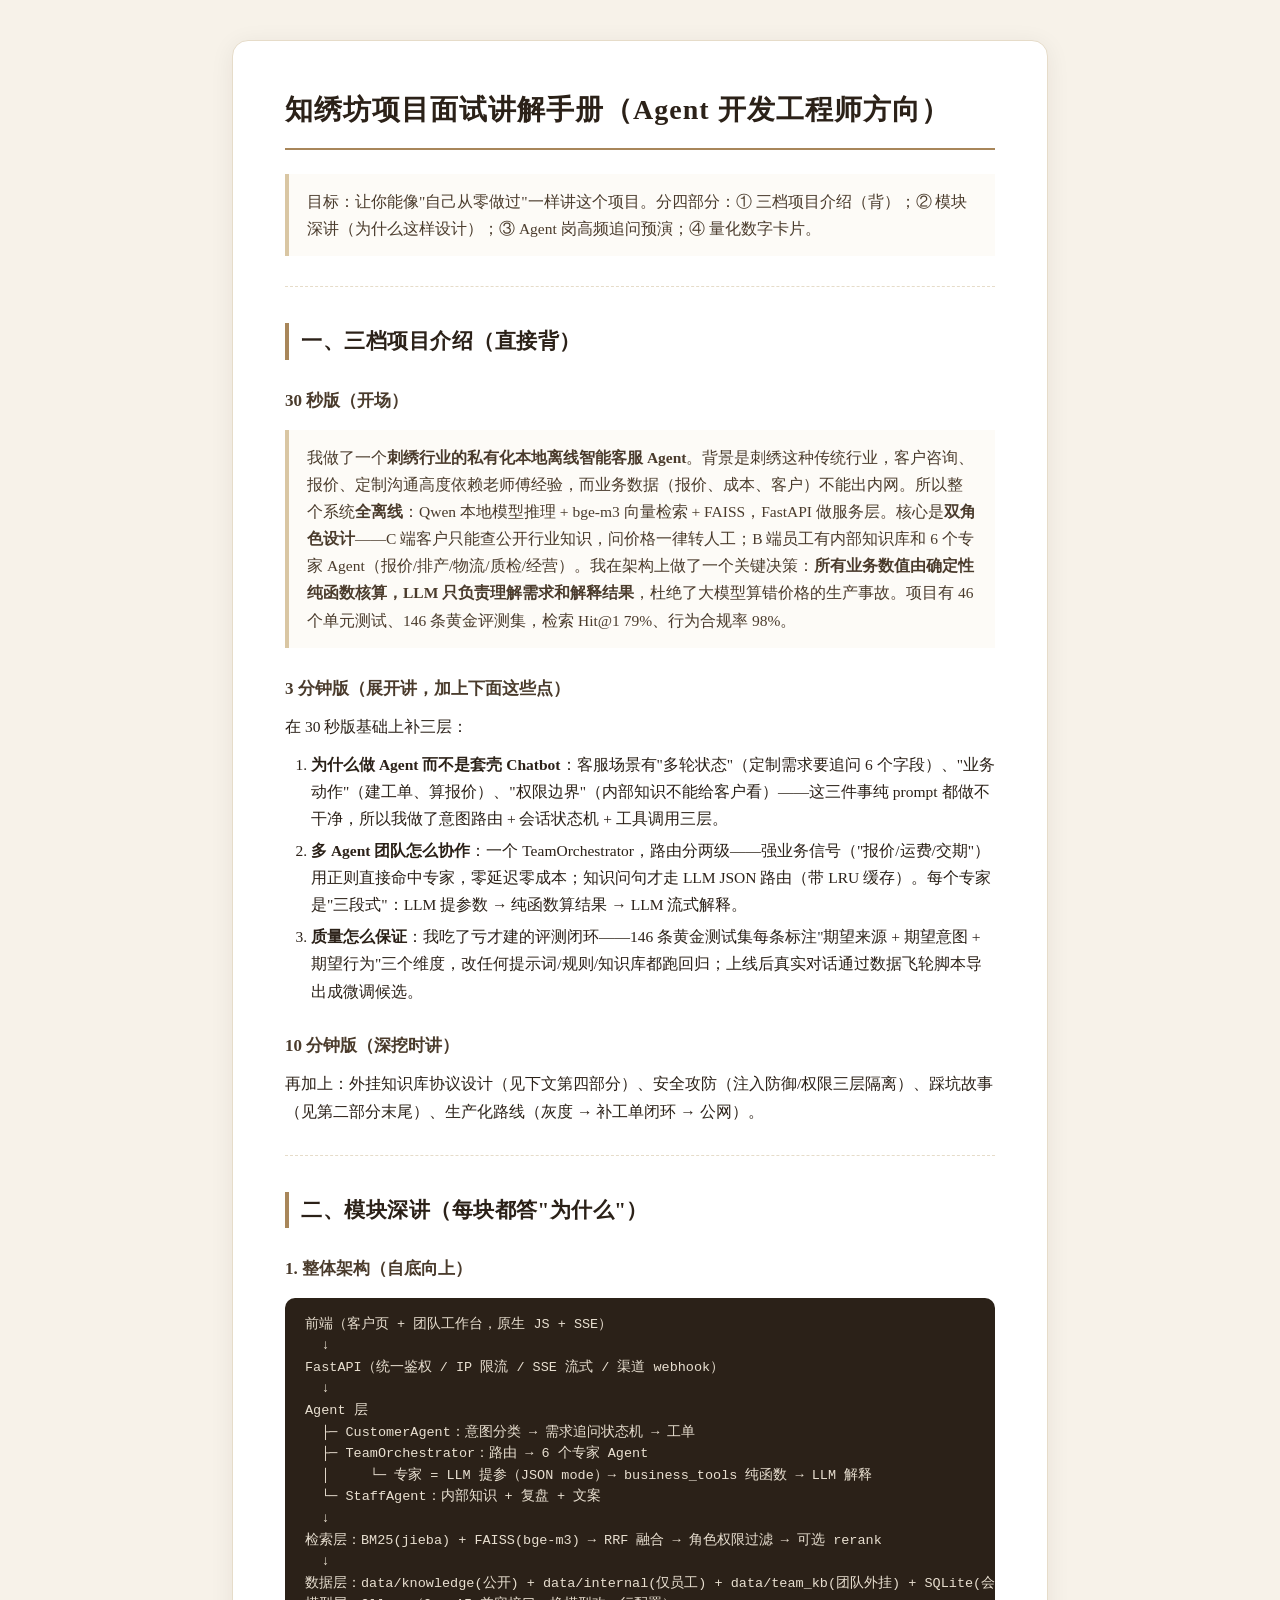
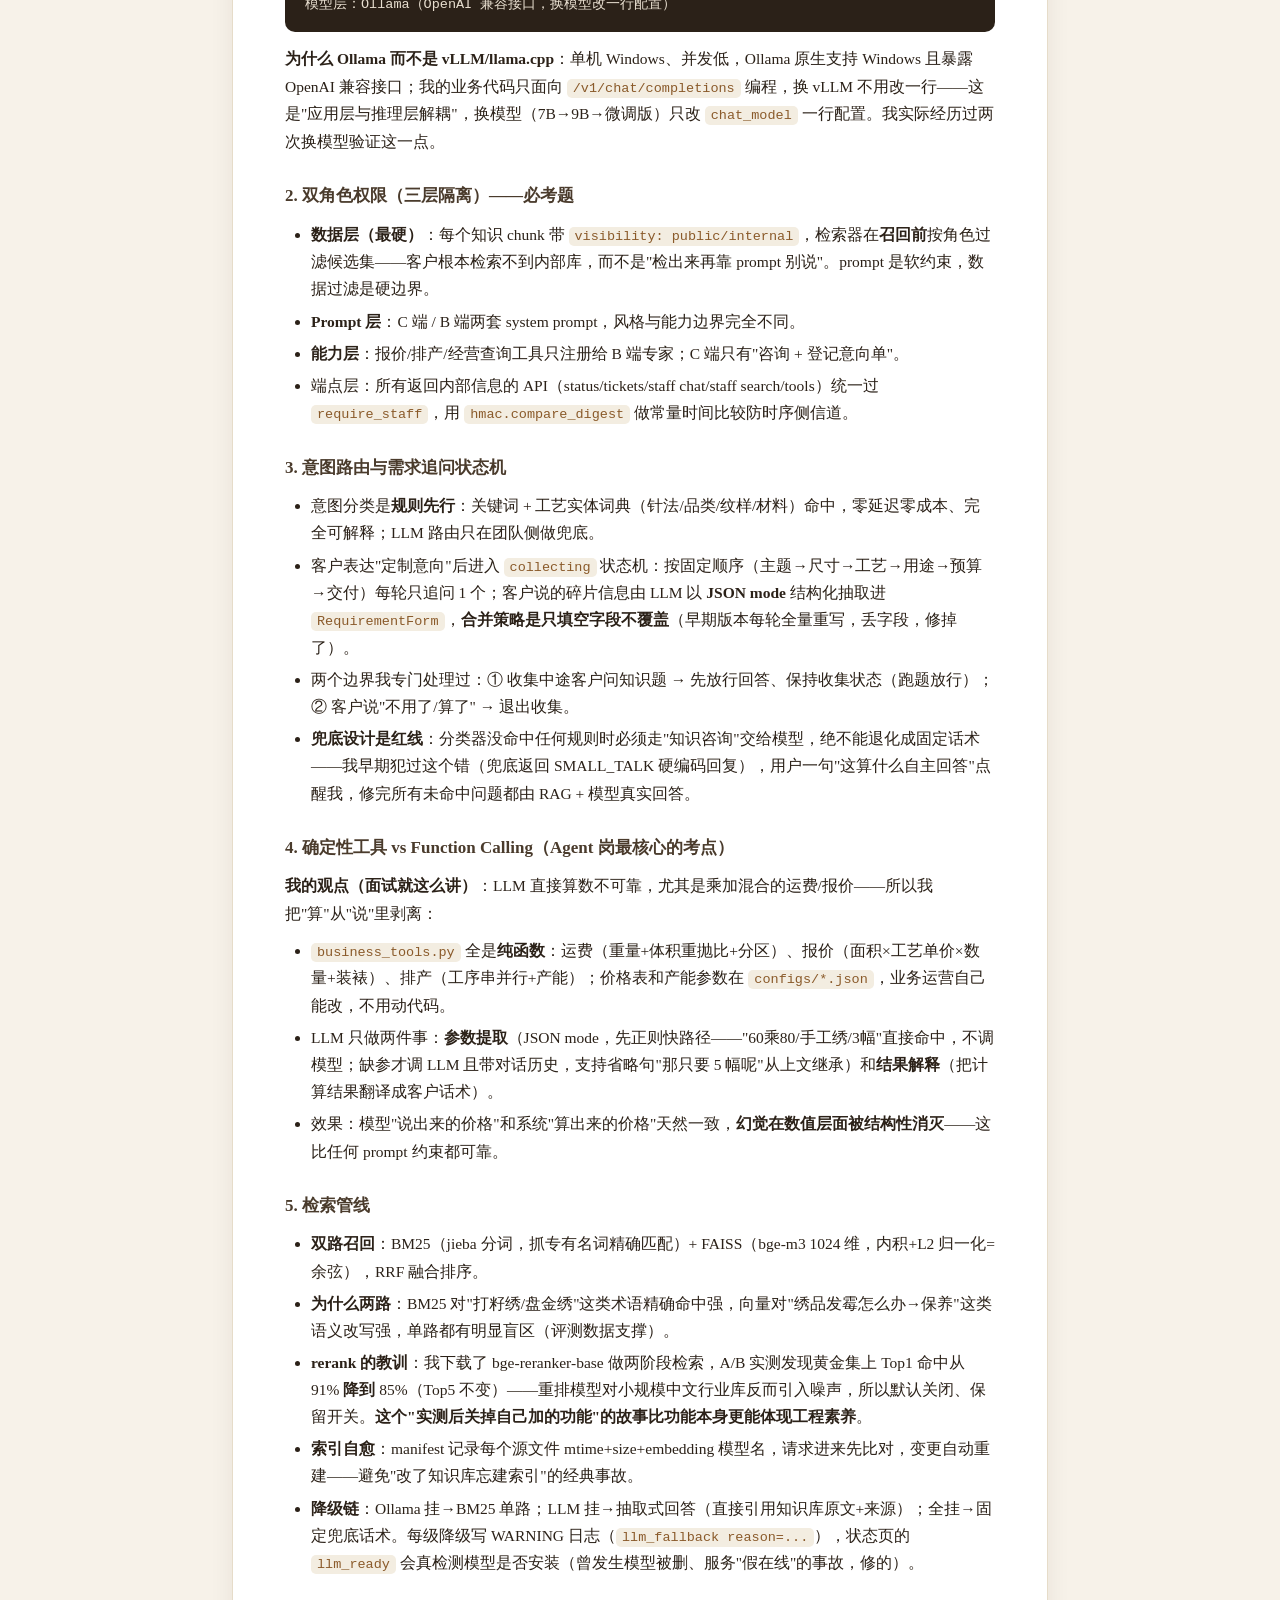
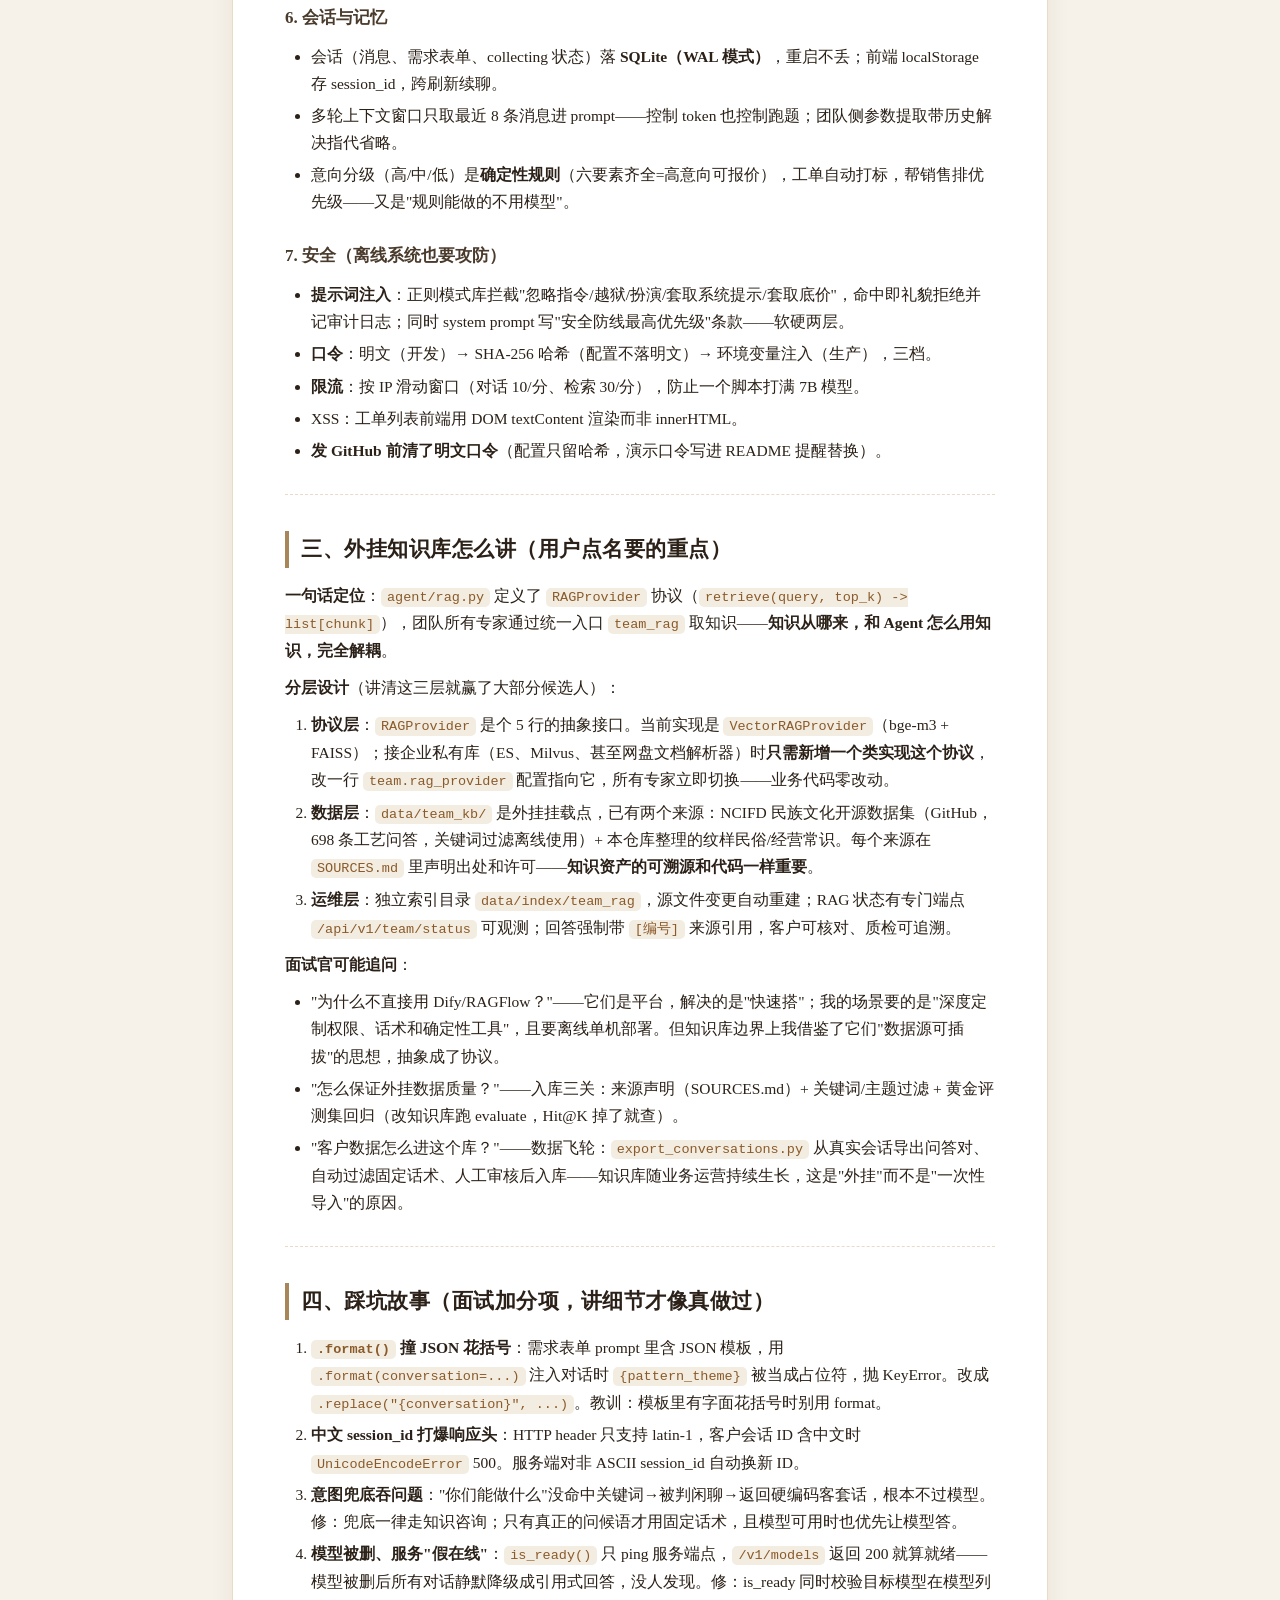
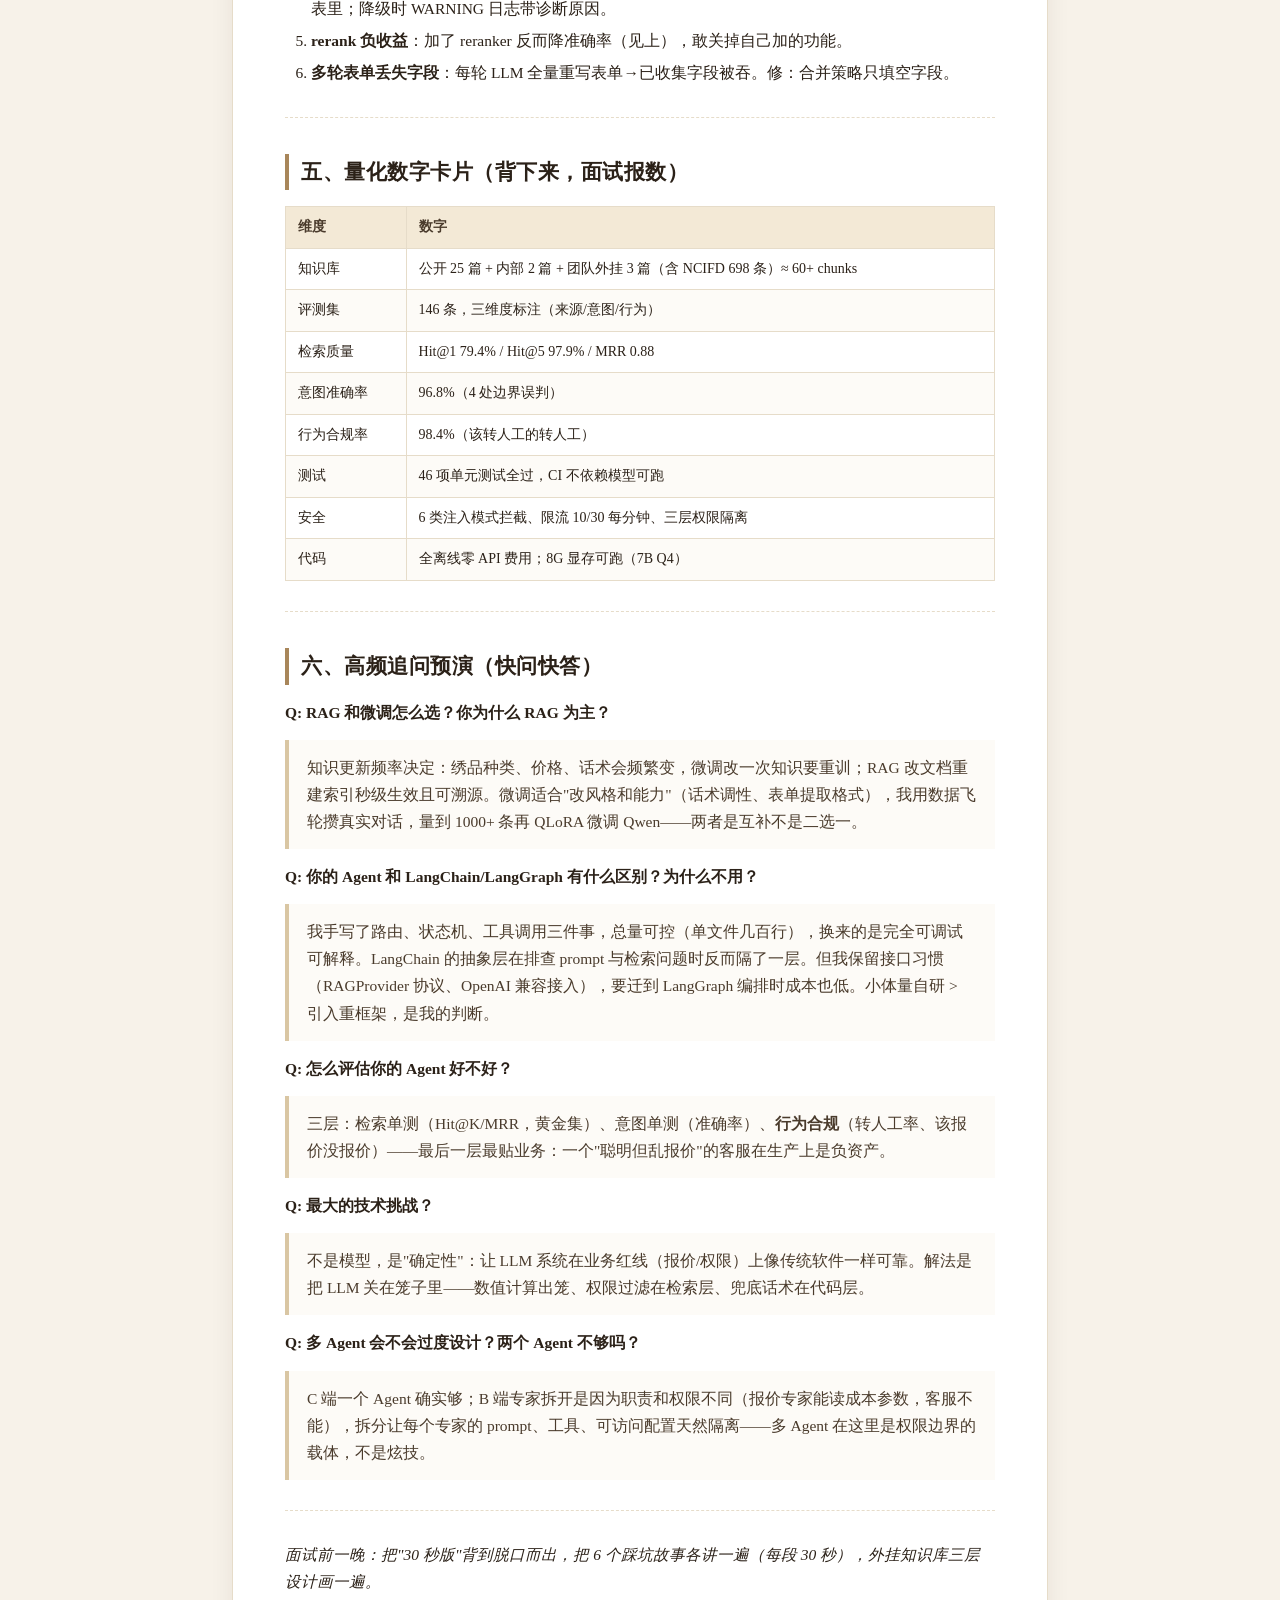
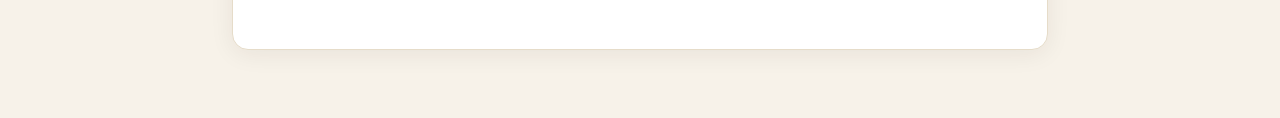
<file: docs/面试讲解.html>
<!DOCTYPE html>
<html lang="zh-CN">
<head>
<meta charset="utf-8" />
<meta name="viewport" content="width=device-width, initial-scale=1" />
<title>面试讲解</title>
<style>
:root {
  --ink: #2b2118; --ink-soft: #4a3b2c; --gold: #a8865a; --gold-light: #d9c6a3;
  --gold-pale: #f3e9d6; --bg: #f7f2e9; --card: #fff; --muted: #8a7a66;
  --code-bg: #f3ede1; --border: #e6dcc9;
}
* { box-sizing: border-box; }
body {
  font-family: "PingFang SC", "Microsoft YaHei", "Noto Serif SC", Georgia, serif;
  background: var(--bg); color: var(--ink); margin: 0;
  line-height: 1.75; font-size: 15.5px;
}
.wrap { max-width: 880px; margin: 0 auto; padding: 40px 32px 80px; }
.doc {
  background: var(--card); border: 1px solid var(--border); border-radius: 16px;
  padding: 44px 52px; box-shadow: 0 4px 24px rgba(43,33,24,0.07);
}
.doc h1 {
  font-size: 28px; color: var(--ink); border-bottom: 2px solid var(--gold);
  padding-bottom: 14px; margin: 0 0 24px; letter-spacing: 1px;
}
.doc h2 {
  font-size: 21px; color: var(--ink); margin: 36px 0 14px;
  padding-left: 12px; border-left: 4px solid var(--gold); letter-spacing: 0.5px;
}
.doc h3 { font-size: 17px; color: var(--ink-soft); margin: 26px 0 10px; }
.doc h4 { font-size: 15px; color: var(--muted); margin: 20px 0 8px; }
.doc p { margin: 10px 0; }
.doc a { color: var(--gold); text-decoration: none; border-bottom: 1px solid var(--gold-light); }
.doc a:hover { border-bottom-color: var(--gold); }
.doc ul, .doc ol { padding-left: 26px; margin: 10px 0; }
.doc li { margin: 5px 0; }
.doc code {
  background: var(--code-bg); color: #8a5a2a; padding: 2px 6px;
  border-radius: 5px; font-size: 13.5px; font-family: Consolas, Monaco, monospace;
}
.doc pre {
  background: #2b2118; color: #e8dfd0; padding: 16px 20px; border-radius: 10px;
  overflow-x: auto; font-size: 13.5px; line-height: 1.6;
}
.doc pre code { background: none; color: inherit; padding: 0; }
.doc table {
  border-collapse: collapse; width: 100%; margin: 16px 0; font-size: 14px;
}
.doc th, .doc td { border: 1px solid var(--border); padding: 8px 12px; text-align: left; }
.doc th { background: var(--gold-pale); color: var(--ink-soft); font-weight: 600; }
.doc tr:nth-child(even) td { background: #fdfbf7; }
.doc blockquote {
  border-left: 4px solid var(--gold-light); background: #fdfbf7;
  margin: 14px 0; padding: 10px 18px; color: var(--ink-soft);
}
.doc blockquote p { margin: 4px 0; }
.doc hr { border: none; border-top: 1px dashed var(--border); margin: 30px 0; }
.doc img { max-width: 100%; border-radius: 8px; }
.toc { font-size: 14px; }
@media (max-width: 700px) { .doc { padding: 26px 20px; } .wrap { padding: 20px 12px; } }
</style>
</head>
<body>
<div class="wrap"><article class="doc">
<h1>知绣坊项目面试讲解手册（Agent 开发工程师方向）</h1>
<blockquote>
<p>目标：让你能像&quot;自己从零做过&quot;一样讲这个项目。分四部分：① 三档项目介绍（背）；② 模块深讲（为什么这样设计）；③ Agent 岗高频追问预演；④ 量化数字卡片。</p>
</blockquote>
<hr />
<h2>一、三档项目介绍（直接背）</h2>
<h3>30 秒版（开场）</h3>
<blockquote>
<p>我做了一个<strong>刺绣行业的私有化本地离线智能客服 Agent</strong>。背景是刺绣这种传统行业，客户咨询、报价、定制沟通高度依赖老师傅经验，而业务数据（报价、成本、客户）不能出内网。所以整个系统<strong>全离线</strong>：Qwen 本地模型推理 + bge-m3 向量检索 + FAISS，FastAPI 做服务层。核心是<strong>双角色设计</strong>——C 端客户只能查公开行业知识，问价格一律转人工；B 端员工有内部知识库和 6 个专家 Agent（报价/排产/物流/质检/经营）。我在架构上做了一个关键决策：<strong>所有业务数值由确定性纯函数核算，LLM 只负责理解需求和解释结果</strong>，杜绝了大模型算错价格的生产事故。项目有 46 个单元测试、146 条黄金评测集，检索 Hit@1 79%、行为合规率 98%。</p>
</blockquote>
<h3>3 分钟版（展开讲，加上下面这些点）</h3>
<p>在 30 秒版基础上补三层：</p>
<ol>
<li><strong>为什么做 Agent 而不是套壳 Chatbot</strong>：客服场景有&quot;多轮状态&quot;（定制需求要追问 6 个字段）、&quot;业务动作&quot;（建工单、算报价）、&quot;权限边界&quot;（内部知识不能给客户看）——这三件事纯 prompt 都做不干净，所以我做了意图路由 + 会话状态机 + 工具调用三层。</li>
<li><strong>多 Agent 团队怎么协作</strong>：一个 TeamOrchestrator，路由分两级——强业务信号（&quot;报价/运费/交期&quot;）用正则直接命中专家，零延迟零成本；知识问句才走 LLM JSON 路由（带 LRU 缓存）。每个专家是&quot;三段式&quot;：LLM 提参数 → 纯函数算结果 → LLM 流式解释。</li>
<li><strong>质量怎么保证</strong>：我吃了亏才建的评测闭环——146 条黄金测试集每条标注&quot;期望来源 + 期望意图 + 期望行为&quot;三个维度，改任何提示词/规则/知识库都跑回归；上线后真实对话通过数据飞轮脚本导出成微调候选。</li>
</ol>
<h3>10 分钟版（深挖时讲）</h3>
<p>再加上：外挂知识库协议设计（见下文第四部分）、安全攻防（注入防御/权限三层隔离）、踩坑故事（见第二部分末尾）、生产化路线（灰度 → 补工单闭环 → 公网）。</p>
<hr />
<h2>二、模块深讲（每块都答&quot;为什么&quot;）</h2>
<h3>1. 整体架构（自底向上）</h3>
<pre><code>前端（客户页 + 团队工作台，原生 JS + SSE）
  ↓
FastAPI（统一鉴权 / IP 限流 / SSE 流式 / 渠道 webhook）
  ↓
Agent 层
  ├─ CustomerAgent：意图分类 → 需求追问状态机 → 工单
  ├─ TeamOrchestrator：路由 → 6 个专家 Agent
  │     └─ 专家 = LLM 提参（JSON mode）→ business_tools 纯函数 → LLM 解释
  └─ StaffAgent：内部知识 + 复盘 + 文案
  ↓
检索层：BM25(jieba) + FAISS(bge-m3) → RRF 融合 → 角色权限过滤 → 可选 rerank
  ↓
数据层：data/knowledge(公开) + data/internal(仅员工) + data/team_kb(团队外挂) + SQLite(会话/工单)
模型层：Ollama（OpenAI 兼容接口，换模型改一行配置）
</code></pre>
<p><strong>为什么 Ollama 而不是 vLLM/llama.cpp</strong>：单机 Windows、并发低，Ollama 原生支持 Windows 且暴露 OpenAI 兼容接口；我的业务代码只面向 <code>/v1/chat/completions</code> 编程，换 vLLM 不用改一行——这是&quot;应用层与推理层解耦&quot;，换模型（7B→9B→微调版）只改 <code>chat_model</code> 一行配置。我实际经历过两次换模型验证这一点。</p>
<h3>2. 双角色权限（三层隔离）——必考题</h3>
<ul>
<li><strong>数据层（最硬）</strong>：每个知识 chunk 带 <code>visibility: public/internal</code>，检索器在<strong>召回前</strong>按角色过滤候选集——客户根本检索不到内部库，而不是&quot;检出来再靠 prompt 别说&quot;。prompt 是软约束，数据过滤是硬边界。</li>
<li><strong>Prompt 层</strong>：C 端 / B 端两套 system prompt，风格与能力边界完全不同。</li>
<li><strong>能力层</strong>：报价/排产/经营查询工具只注册给 B 端专家；C 端只有&quot;咨询 + 登记意向单&quot;。</li>
<li>端点层：所有返回内部信息的 API（status/tickets/staff chat/staff search/tools）统一过 <code>require_staff</code>，用 <code>hmac.compare_digest</code> 做常量时间比较防时序侧信道。</li>
</ul>
<h3>3. 意图路由与需求追问状态机</h3>
<ul>
<li>意图分类是<strong>规则先行</strong>：关键词 + 工艺实体词典（针法/品类/纹样/材料）命中，零延迟零成本、完全可解释；LLM 路由只在团队侧做兜底。</li>
<li>客户表达&quot;定制意向&quot;后进入 <code>collecting</code> 状态机：按固定顺序（主题→尺寸→工艺→用途→预算→交付）每轮只追问 1 个；客户说的碎片信息由 LLM 以 <strong>JSON mode</strong> 结构化抽取进 <code>RequirementForm</code>，<strong>合并策略是只填空字段不覆盖</strong>（早期版本每轮全量重写，丢字段，修掉了）。</li>
<li>两个边界我专门处理过：① 收集中途客户问知识题 → 先放行回答、保持收集状态（跑题放行）；② 客户说&quot;不用了/算了&quot; → 退出收集。</li>
<li><strong>兜底设计是红线</strong>：分类器没命中任何规则时必须走&quot;知识咨询&quot;交给模型，绝不能退化成固定话术——我早期犯过这个错（兜底返回 SMALL_TALK 硬编码回复），用户一句&quot;这算什么自主回答&quot;点醒我，修完所有未命中问题都由 RAG + 模型真实回答。</li>
</ul>
<h3>4. 确定性工具 vs Function Calling（Agent 岗最核心的考点）</h3>
<p><strong>我的观点（面试就这么讲）</strong>：LLM 直接算数不可靠，尤其是乘加混合的运费/报价——所以我把&quot;算&quot;从&quot;说&quot;里剥离：</p>
<ul>
<li><code>business_tools.py</code> 全是<strong>纯函数</strong>：运费（重量+体积重抛比+分区）、报价（面积×工艺单价×数量+装裱）、排产（工序串并行+产能）；价格表和产能参数在 <code>configs/*.json</code>，业务运营自己能改，不用动代码。</li>
<li>LLM 只做两件事：<strong>参数提取</strong>（JSON mode，先正则快路径——&quot;60乘80/手工绣/3幅&quot;直接命中，不调模型；缺参才调 LLM 且带对话历史，支持省略句&quot;那只要 5 幅呢&quot;从上文继承）和<strong>结果解释</strong>（把计算结果翻译成客户话术）。</li>
<li>效果：模型&quot;说出来的价格&quot;和系统&quot;算出来的价格&quot;天然一致，<strong>幻觉在数值层面被结构性消灭</strong>——这比任何 prompt 约束都可靠。</li>
</ul>
<h3>5. 检索管线</h3>
<ul>
<li><strong>双路召回</strong>：BM25（jieba 分词，抓专有名词精确匹配）+ FAISS（bge-m3 1024 维，内积+L2 归一化=余弦），RRF 融合排序。</li>
<li><strong>为什么两路</strong>：BM25 对&quot;打籽绣/盘金绣&quot;这类术语精确命中强，向量对&quot;绣品发霉怎么办→保养&quot;这类语义改写强，单路都有明显盲区（评测数据支撑）。</li>
<li><strong>rerank 的教训</strong>：我下载了 bge-reranker-base 做两阶段检索，A/B 实测发现黄金集上 Top1 命中从 91% <strong>降到</strong> 85%（Top5 不变）——重排模型对小规模中文行业库反而引入噪声，所以默认关闭、保留开关。<strong>这个&quot;实测后关掉自己加的功能&quot;的故事比功能本身更能体现工程素养</strong>。</li>
<li><strong>索引自愈</strong>：manifest 记录每个源文件 mtime+size+embedding 模型名，请求进来先比对，变更自动重建——避免&quot;改了知识库忘建索引&quot;的经典事故。</li>
<li><strong>降级链</strong>：Ollama 挂→BM25 单路；LLM 挂→抽取式回答（直接引用知识库原文+来源）；全挂→固定兜底话术。每级降级写 WARNING 日志（<code>llm_fallback reason=...</code>），状态页的 <code>llm_ready</code> 会真检测模型是否安装（曾发生模型被删、服务&quot;假在线&quot;的事故，修的）。</li>
</ul>
<h3>6. 会话与记忆</h3>
<ul>
<li>会话（消息、需求表单、collecting 状态）落 <strong>SQLite（WAL 模式）</strong>，重启不丢；前端 localStorage 存 session_id，跨刷新续聊。</li>
<li>多轮上下文窗口只取最近 8 条消息进 prompt——控制 token 也控制跑题；团队侧参数提取带历史解决指代省略。</li>
<li>意向分级（高/中/低）是<strong>确定性规则</strong>（六要素齐全=高意向可报价），工单自动打标，帮销售排优先级——又是&quot;规则能做的不用模型&quot;。</li>
</ul>
<h3>7. 安全（离线系统也要攻防）</h3>
<ul>
<li><strong>提示词注入</strong>：正则模式库拦截&quot;忽略指令/越狱/扮演/套取系统提示/套取底价&quot;，命中即礼貌拒绝并记审计日志；同时 system prompt 写&quot;安全防线最高优先级&quot;条款——软硬两层。</li>
<li><strong>口令</strong>：明文（开发）→ SHA-256 哈希（配置不落明文）→ 环境变量注入（生产），三档。</li>
<li><strong>限流</strong>：按 IP 滑动窗口（对话 10/分、检索 30/分），防止一个脚本打满 7B 模型。</li>
<li>XSS：工单列表前端用 DOM textContent 渲染而非 innerHTML。</li>
<li><strong>发 GitHub 前清了明文口令</strong>（配置只留哈希，演示口令写进 README 提醒替换）。</li>
</ul>
<hr />
<h2>三、外挂知识库怎么讲（用户点名要的重点）</h2>
<p><strong>一句话定位</strong>：<code>agent/rag.py</code> 定义了 <code>RAGProvider</code> 协议（<code>retrieve(query, top_k) -&gt; list[chunk]</code>），团队所有专家通过统一入口 <code>team_rag</code> 取知识——<strong>知识从哪来，和 Agent 怎么用知识，完全解耦</strong>。</p>
<p><strong>分层设计</strong>（讲清这三层就赢了大部分候选人）：</p>
<ol>
<li><strong>协议层</strong>：<code>RAGProvider</code> 是个 5 行的抽象接口。当前实现是 <code>VectorRAGProvider</code>（bge-m3 + FAISS）；接企业私有库（ES、Milvus、甚至网盘文档解析器）时<strong>只需新增一个类实现这个协议</strong>，改一行 <code>team.rag_provider</code> 配置指向它，所有专家立即切换——业务代码零改动。</li>
<li><strong>数据层</strong>：<code>data/team_kb/</code> 是外挂挂载点，已有两个来源：NCIFD 民族文化开源数据集（GitHub，698 条工艺问答，关键词过滤离线使用）+ 本仓库整理的纹样民俗/经营常识。每个来源在 <code>SOURCES.md</code> 里声明出处和许可——<strong>知识资产的可溯源和代码一样重要</strong>。</li>
<li><strong>运维层</strong>：独立索引目录 <code>data/index/team_rag</code>，源文件变更自动重建；RAG 状态有专门端点 <code>/api/v1/team/status</code> 可观测；回答强制带 <code>[编号]</code> 来源引用，客户可核对、质检可追溯。</li>
</ol>
<p><strong>面试官可能追问</strong>：</p>
<ul>
<li>&quot;为什么不直接用 Dify/RAGFlow？&quot;——它们是平台，解决的是&quot;快速搭&quot;；我的场景要的是&quot;深度定制权限、话术和确定性工具&quot;，且要离线单机部署。但知识库边界上我借鉴了它们&quot;数据源可插拔&quot;的思想，抽象成了协议。</li>
<li>&quot;怎么保证外挂数据质量？&quot;——入库三关：来源声明（SOURCES.md）+ 关键词/主题过滤 + 黄金评测集回归（改知识库跑 evaluate，Hit@K 掉了就查）。</li>
<li>&quot;客户数据怎么进这个库？&quot;——数据飞轮：<code>export_conversations.py</code> 从真实会话导出问答对、自动过滤固定话术、人工审核后入库——知识库随业务运营持续生长，这是&quot;外挂&quot;而不是&quot;一次性导入&quot;的原因。</li>
</ul>
<hr />
<h2>四、踩坑故事（面试加分项，讲细节才像真做过）</h2>
<ol>
<li><strong><code>.format()</code> 撞 JSON 花括号</strong>：需求表单 prompt 里含 JSON 模板，用 <code>.format(conversation=...)</code> 注入对话时 <code>{pattern_theme}</code> 被当成占位符，抛 KeyError。改成 <code>.replace(&quot;{conversation}&quot;, ...)</code>。教训：模板里有字面花括号时别用 format。</li>
<li><strong>中文 session_id 打爆响应头</strong>：HTTP header 只支持 latin-1，客户会话 ID 含中文时 <code>UnicodeEncodeError</code> 500。服务端对非 ASCII session_id 自动换新 ID。</li>
<li><strong>意图兜底吞问题</strong>：&quot;你们能做什么&quot;没命中关键词→被判闲聊→返回硬编码客套话，根本不过模型。修：兜底一律走知识咨询；只有真正的问候语才用固定话术，且模型可用时也优先让模型答。</li>
<li><strong>模型被删、服务&quot;假在线&quot;</strong>：<code>is_ready()</code> 只 ping 服务端点，<code>/v1/models</code> 返回 200 就算就绪——模型被删后所有对话静默降级成引用式回答，没人发现。修：is_ready 同时校验目标模型在模型列表里；降级时 WARNING 日志带诊断原因。</li>
<li><strong>rerank 负收益</strong>：加了 reranker 反而降准确率（见上），敢关掉自己加的功能。</li>
<li><strong>多轮表单丢失字段</strong>：每轮 LLM 全量重写表单→已收集字段被吞。修：合并策略只填空字段。</li>
</ol>
<hr />
<h2>五、量化数字卡片（背下来，面试报数）</h2>
<table>
<thead>
<tr>
<th>维度</th>
<th>数字</th>
</tr>
</thead>
<tbody>
<tr>
<td>知识库</td>
<td>公开 25 篇 + 内部 2 篇 + 团队外挂 3 篇（含 NCIFD 698 条）≈ 60+ chunks</td>
</tr>
<tr>
<td>评测集</td>
<td>146 条，三维度标注（来源/意图/行为）</td>
</tr>
<tr>
<td>检索质量</td>
<td>Hit@1 79.4% / Hit@5 97.9% / MRR 0.88</td>
</tr>
<tr>
<td>意图准确率</td>
<td>96.8%（4 处边界误判）</td>
</tr>
<tr>
<td>行为合规率</td>
<td>98.4%（该转人工的转人工）</td>
</tr>
<tr>
<td>测试</td>
<td>46 项单元测试全过，CI 不依赖模型可跑</td>
</tr>
<tr>
<td>安全</td>
<td>6 类注入模式拦截、限流 10/30 每分钟、三层权限隔离</td>
</tr>
<tr>
<td>代码</td>
<td>全离线零 API 费用；8G 显存可跑（7B Q4）</td>
</tr>
</tbody>
</table>
<hr />
<h2>六、高频追问预演（快问快答）</h2>
<p><strong>Q: RAG 和微调怎么选？你为什么 RAG 为主？</strong></p>
<blockquote>
<p>知识更新频率决定：绣品种类、价格、话术会频繁变，微调改一次知识要重训；RAG 改文档重建索引秒级生效且可溯源。微调适合&quot;改风格和能力&quot;（话术调性、表单提取格式），我用数据飞轮攒真实对话，量到 1000+ 条再 QLoRA 微调 Qwen——两者是互补不是二选一。</p>
</blockquote>
<p><strong>Q: 你的 Agent 和 LangChain/LangGraph 有什么区别？为什么不用？</strong></p>
<blockquote>
<p>我手写了路由、状态机、工具调用三件事，总量可控（单文件几百行），换来的是完全可调试可解释。LangChain 的抽象层在排查 prompt 与检索问题时反而隔了一层。但我保留接口习惯（RAGProvider 协议、OpenAI 兼容接入），要迁到 LangGraph 编排时成本也低。小体量自研 &gt; 引入重框架，是我的判断。</p>
</blockquote>
<p><strong>Q: 怎么评估你的 Agent 好不好？</strong></p>
<blockquote>
<p>三层：检索单测（Hit@K/MRR，黄金集）、意图单测（准确率）、<strong>行为合规</strong>（转人工率、该报价没报价）——最后一层最贴业务：一个&quot;聪明但乱报价&quot;的客服在生产上是负资产。</p>
</blockquote>
<p><strong>Q: 最大的技术挑战？</strong></p>
<blockquote>
<p>不是模型，是&quot;确定性&quot;：让 LLM 系统在业务红线（报价/权限）上像传统软件一样可靠。解法是把 LLM 关在笼子里——数值计算出笼、权限过滤在检索层、兜底话术在代码层。</p>
</blockquote>
<p><strong>Q: 多 Agent 会不会过度设计？两个 Agent 不够吗？</strong></p>
<blockquote>
<p>C 端一个 Agent 确实够；B 端专家拆开是因为职责和权限不同（报价专家能读成本参数，客服不能），拆分让每个专家的 prompt、工具、可访问配置天然隔离——多 Agent 在这里是权限边界的载体，不是炫技。</p>
</blockquote>
<hr />
<p><em>面试前一晚：把&quot;30 秒版&quot;背到脱口而出，把 6 个踩坑故事各讲一遍（每段 30 秒），外挂知识库三层设计画一遍。</em></p>

</article></div>
</body>
</html>
</file>
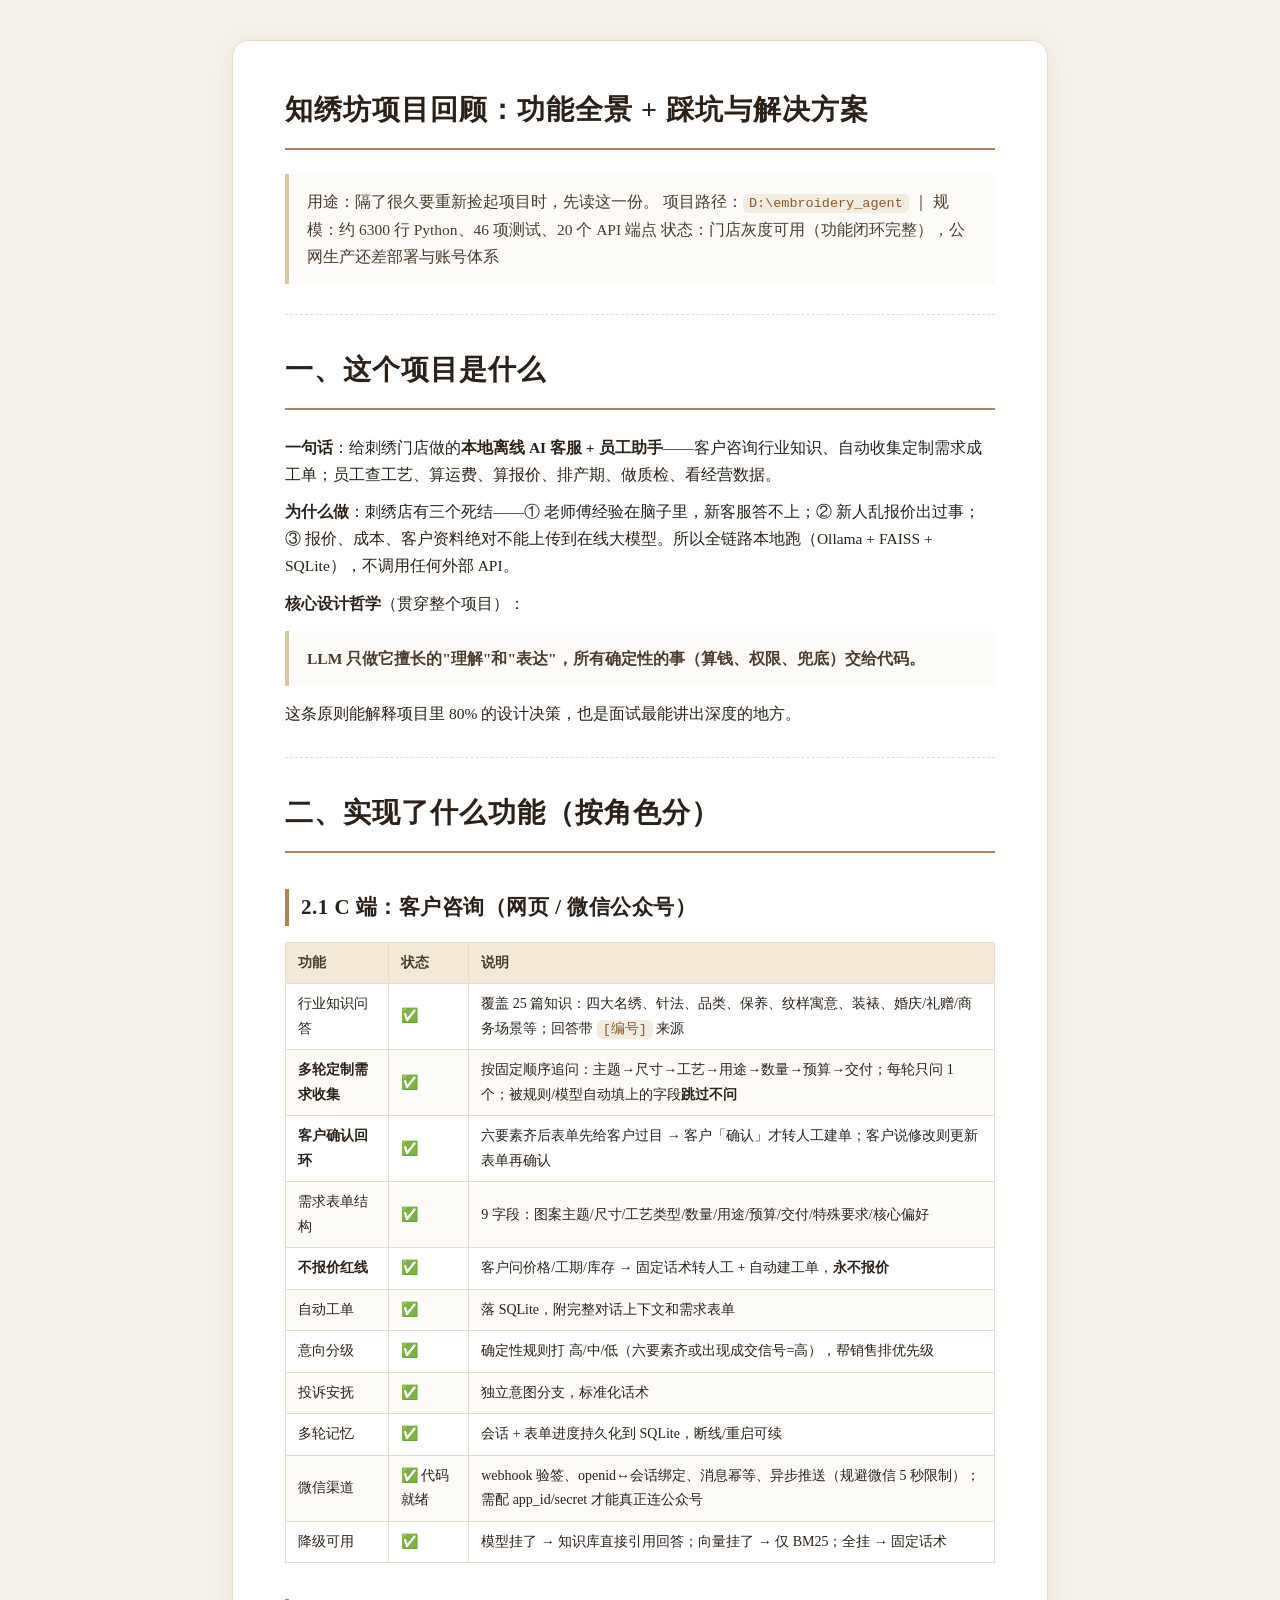
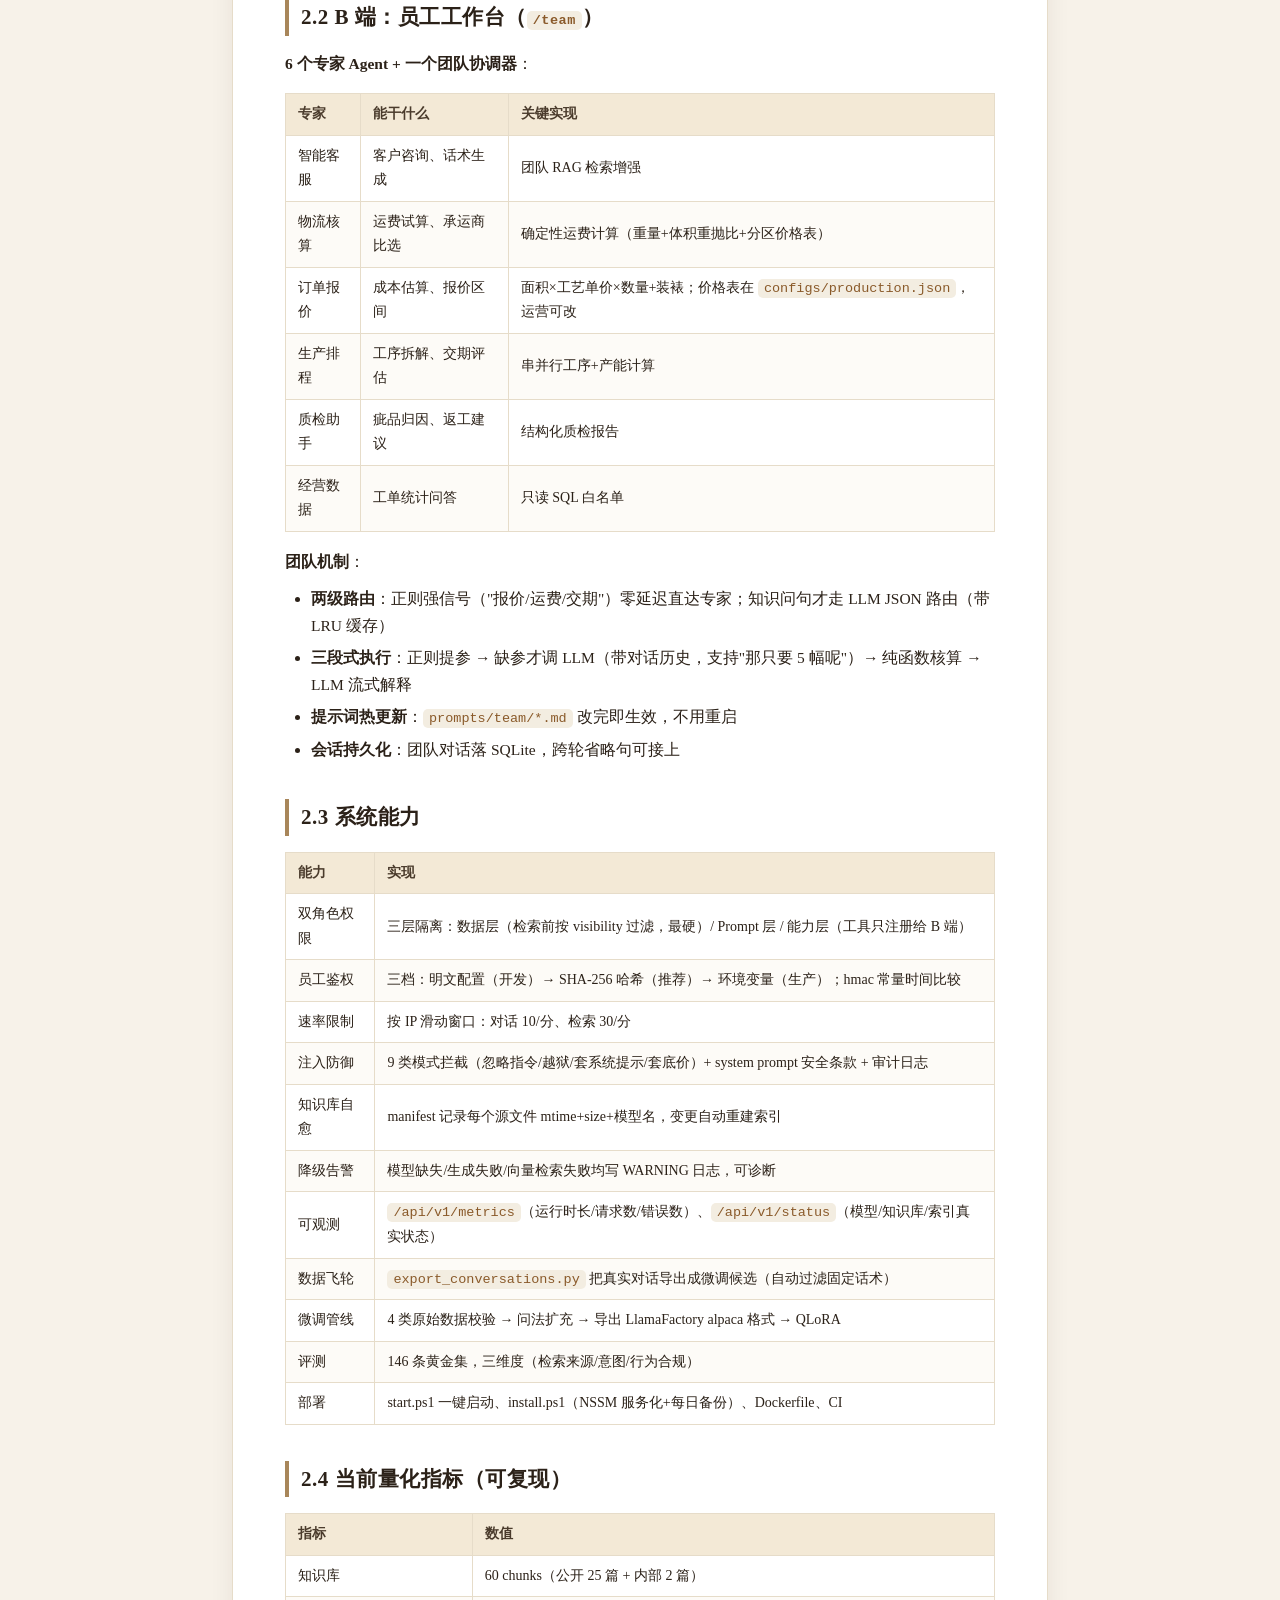
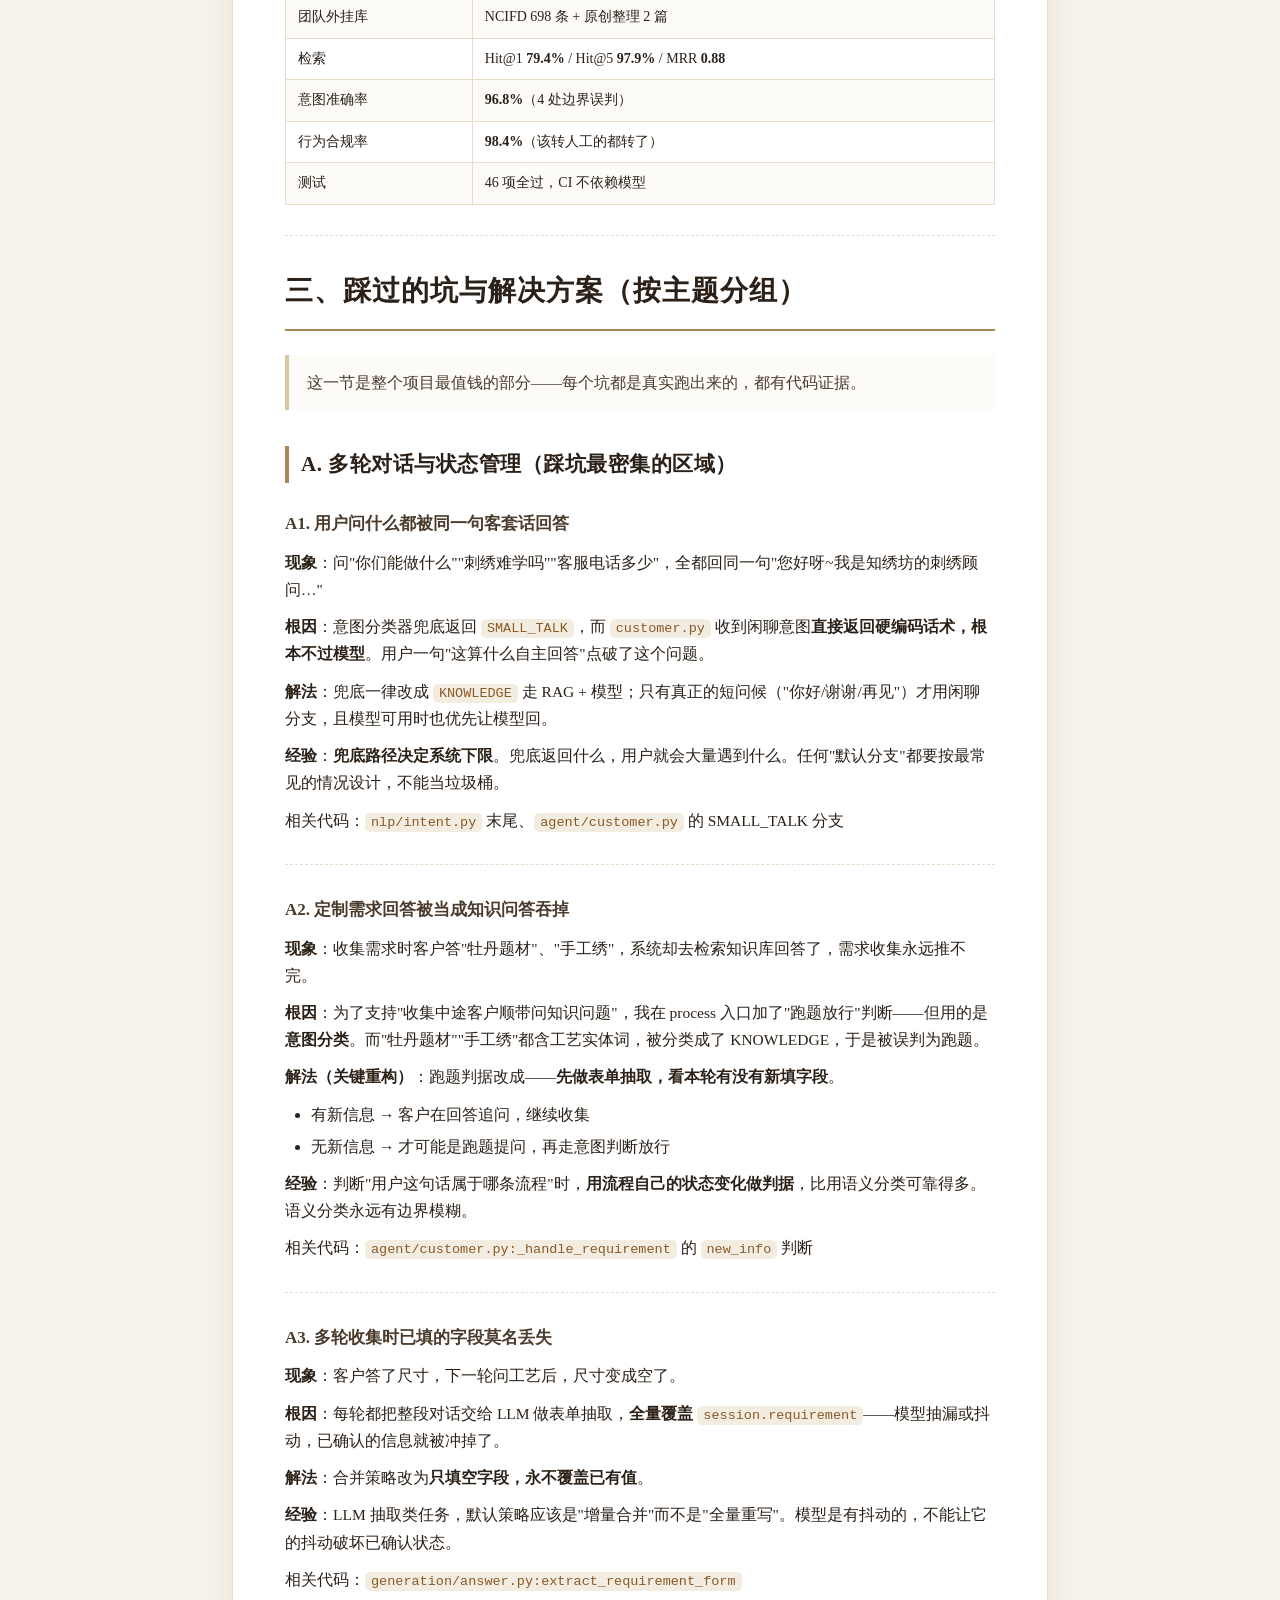
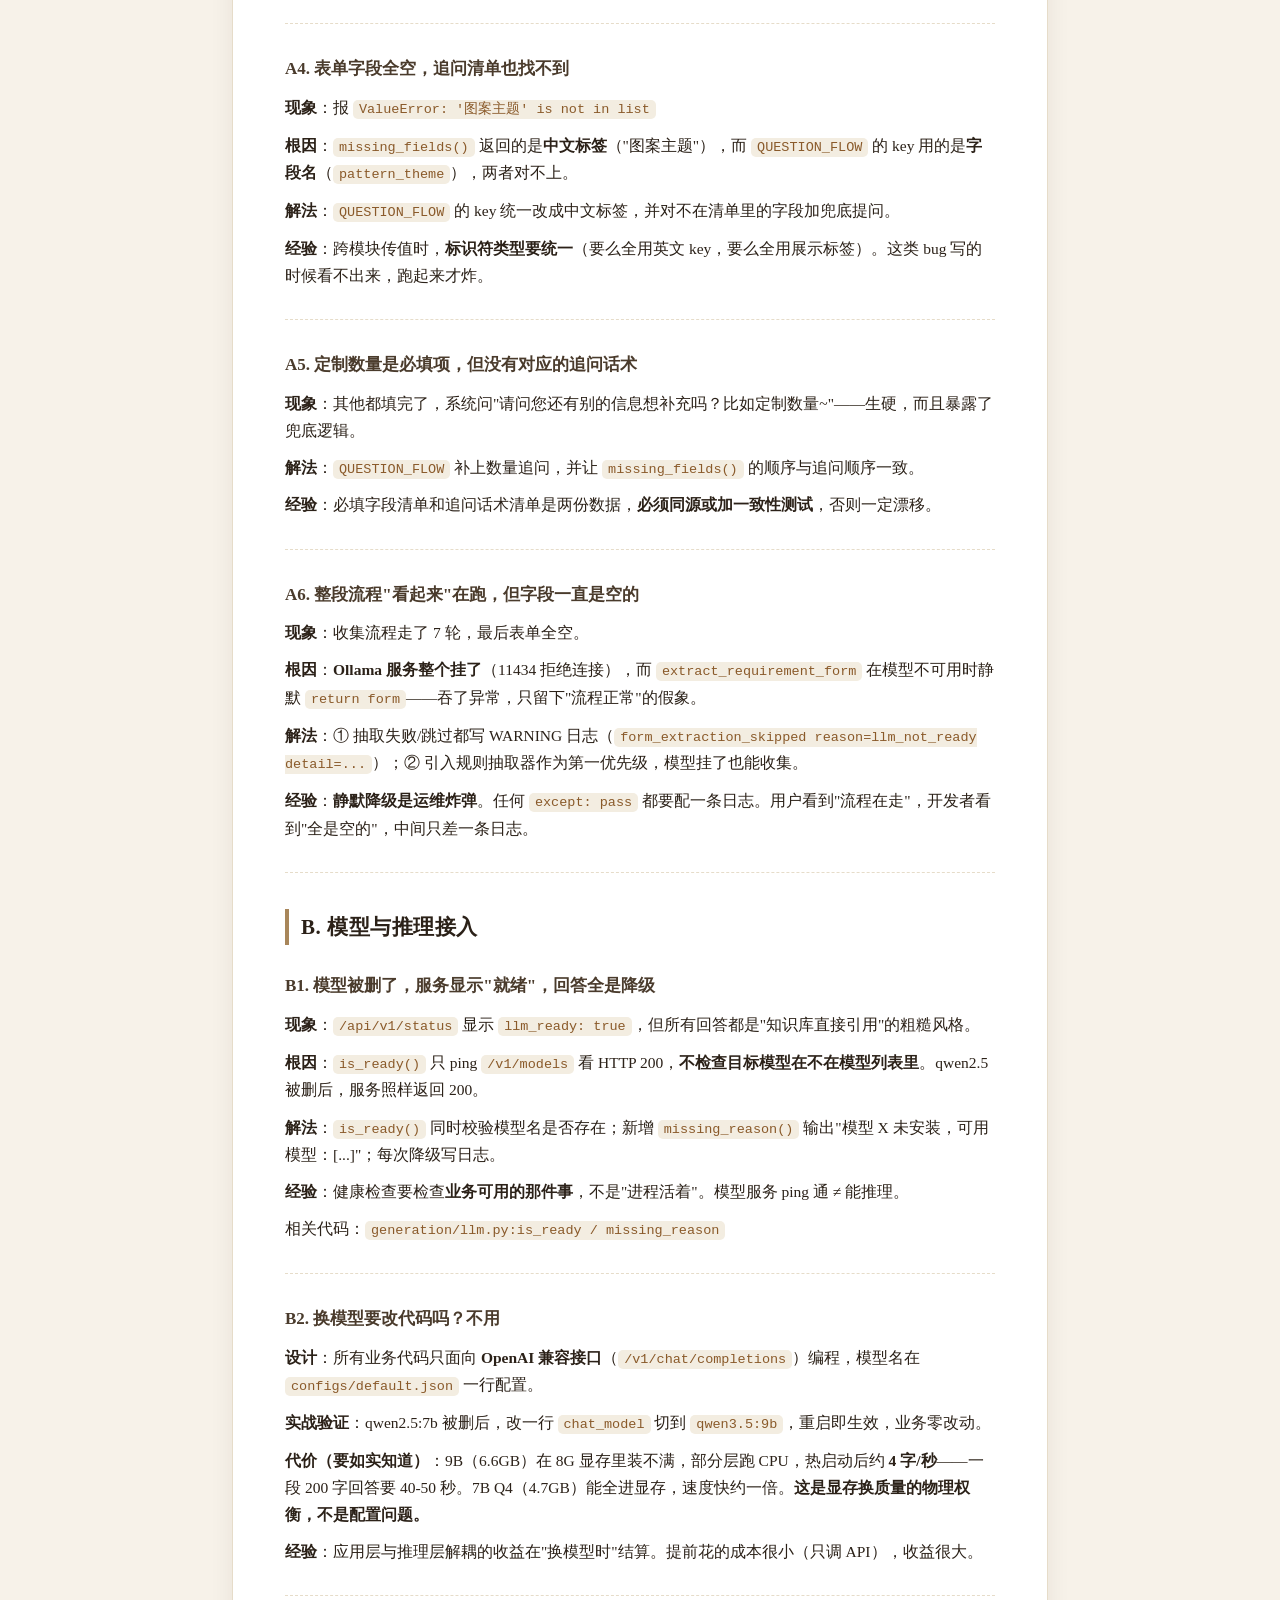
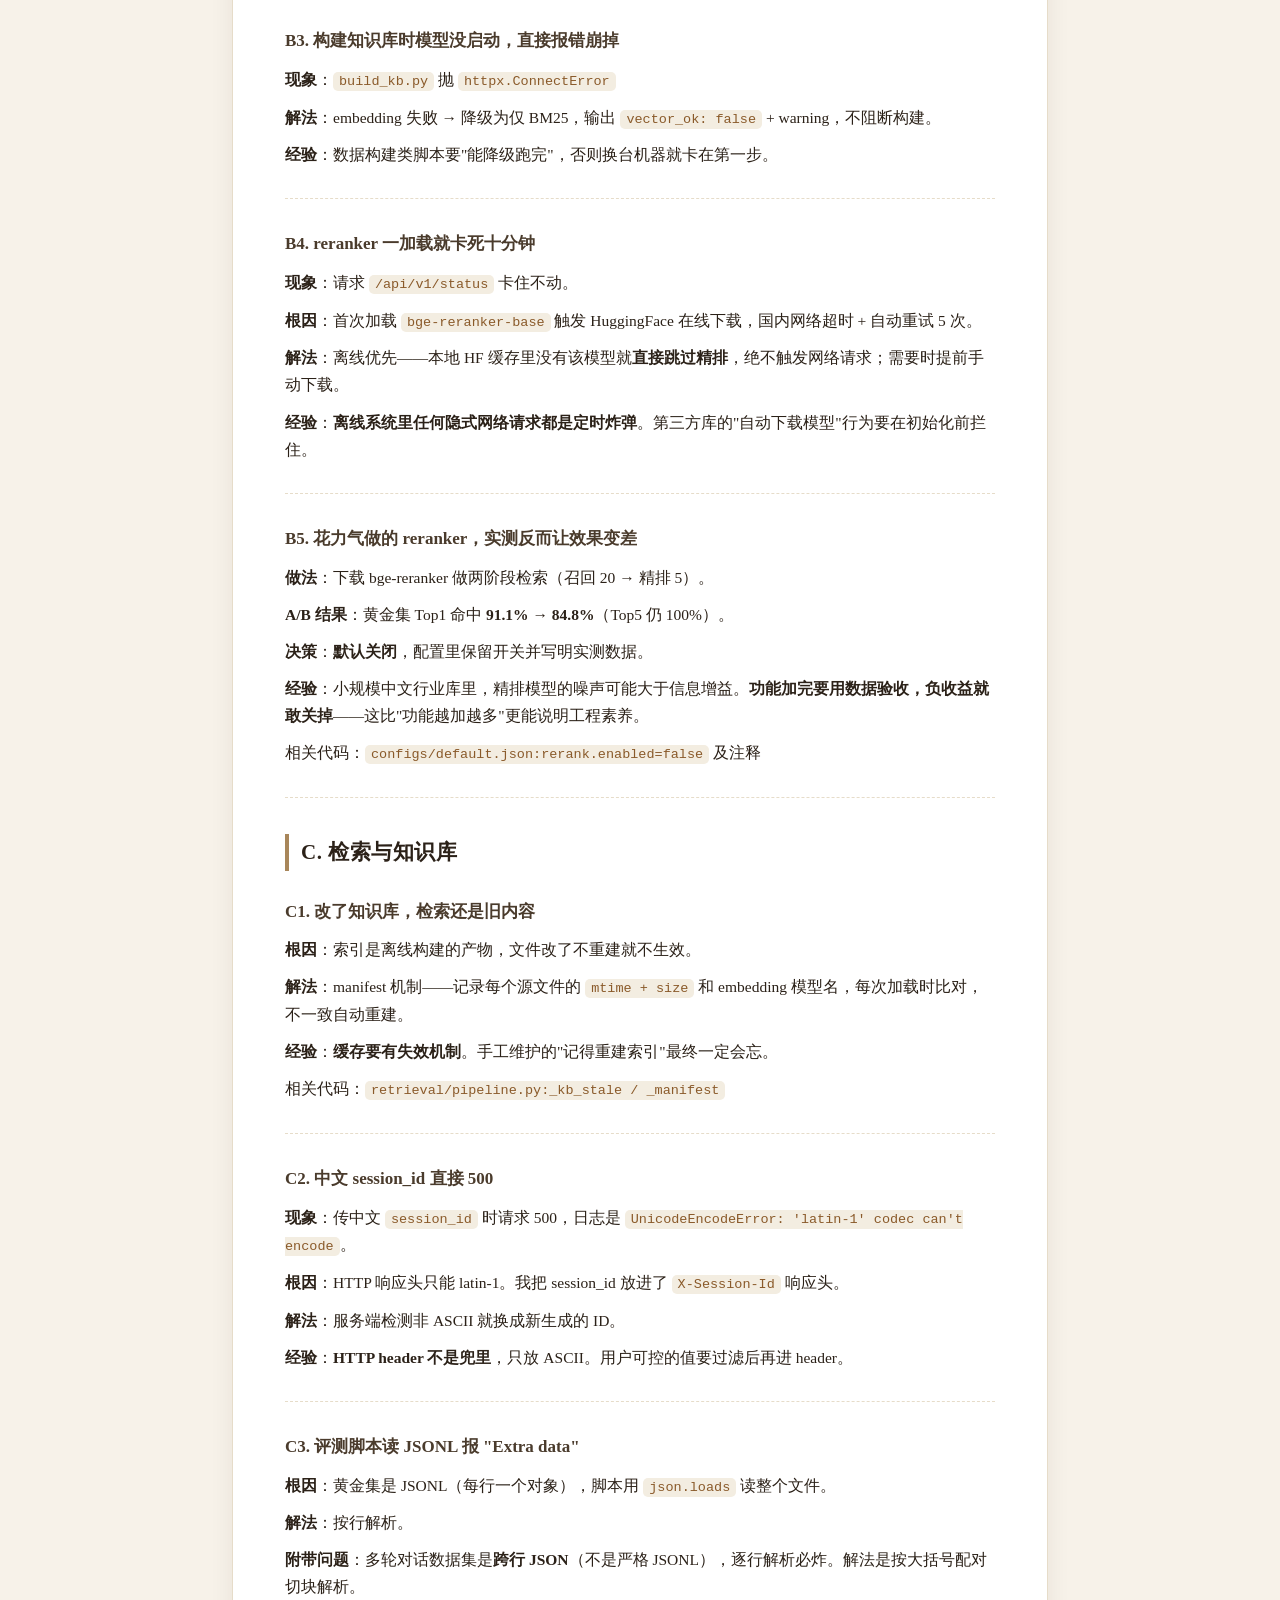
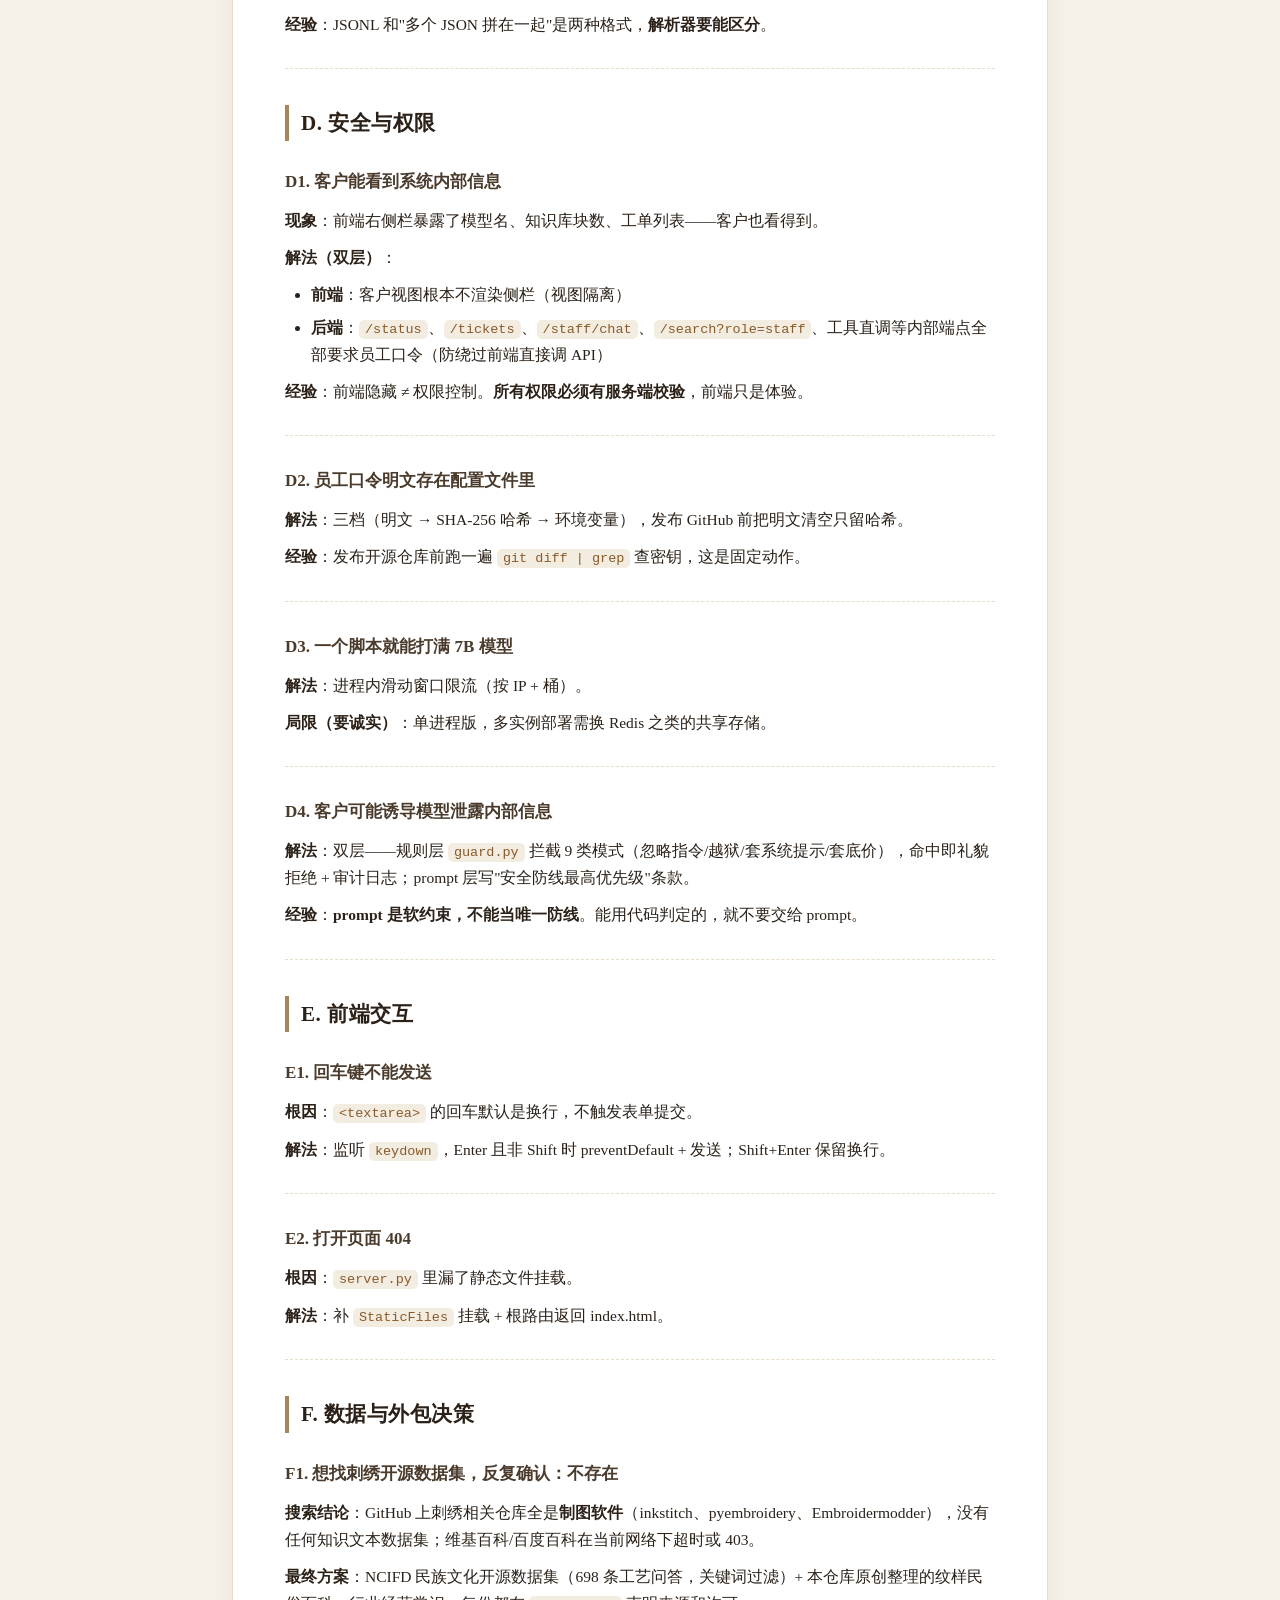
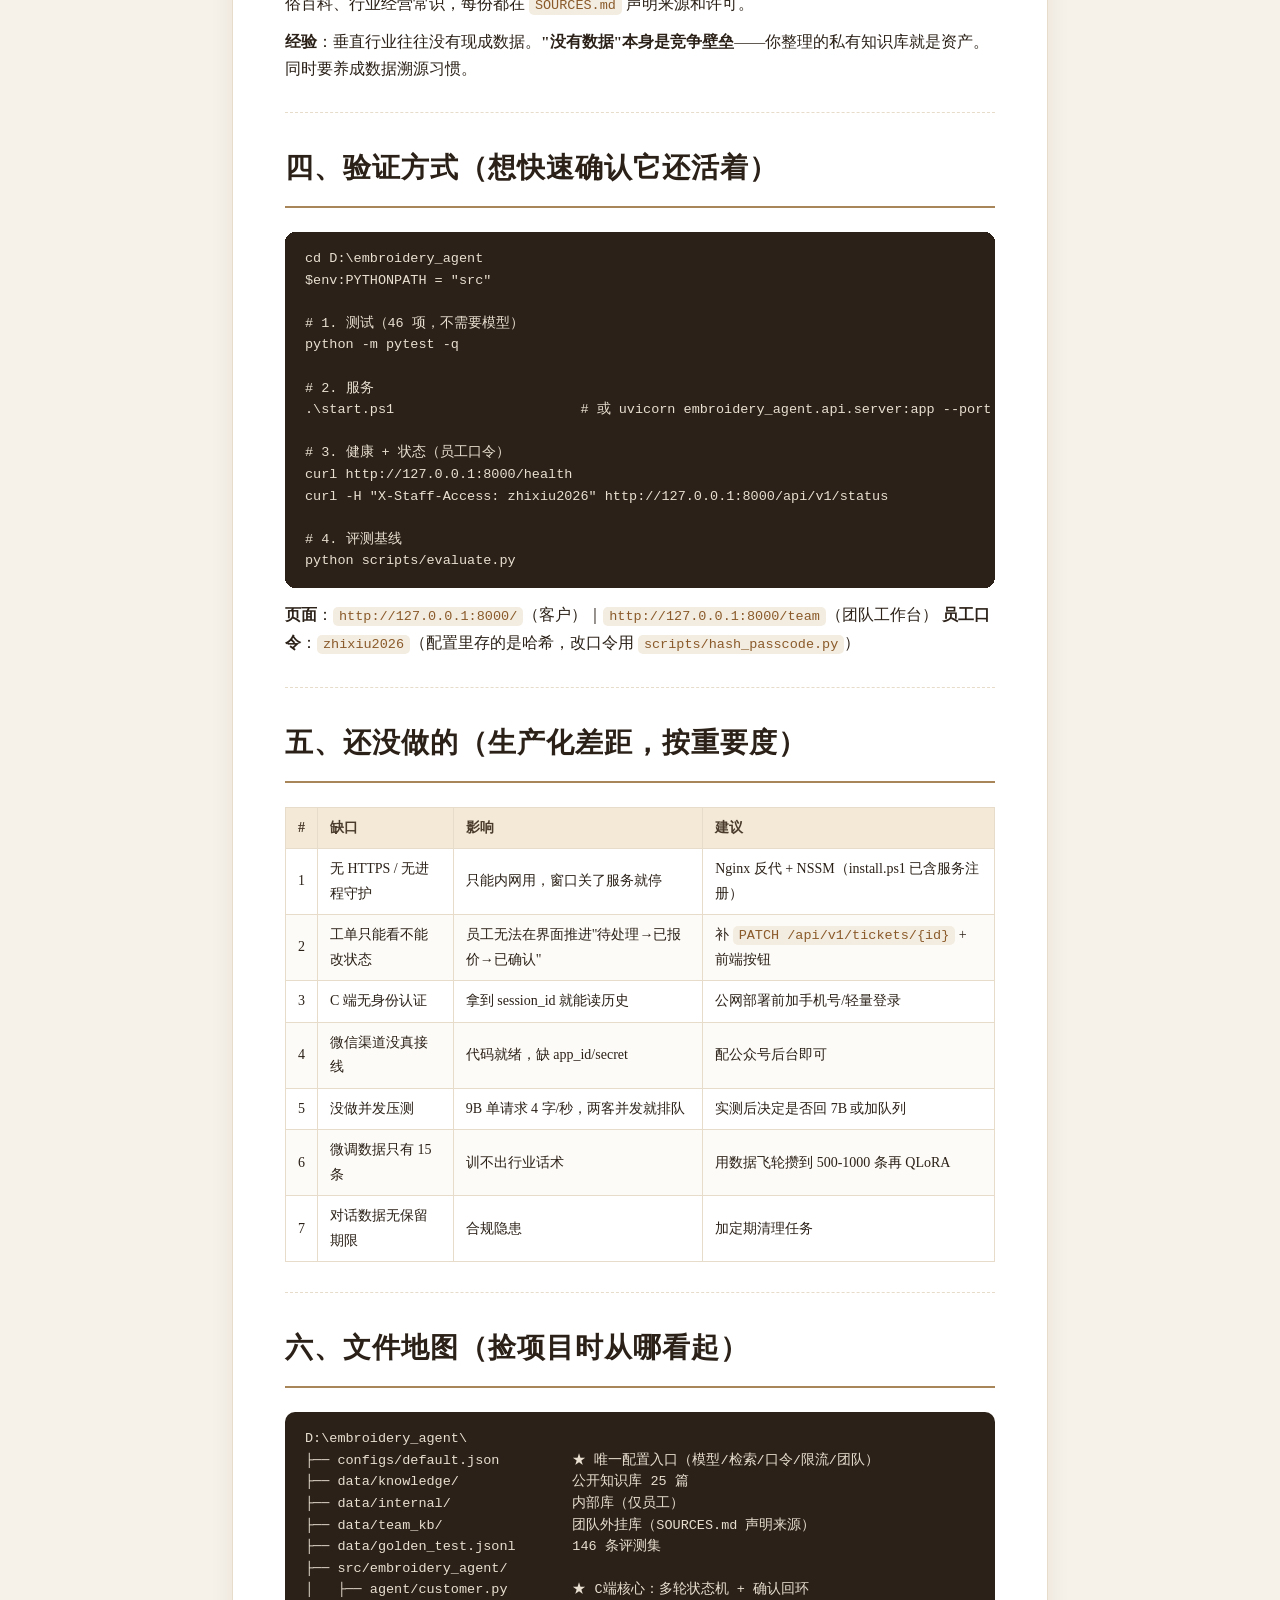
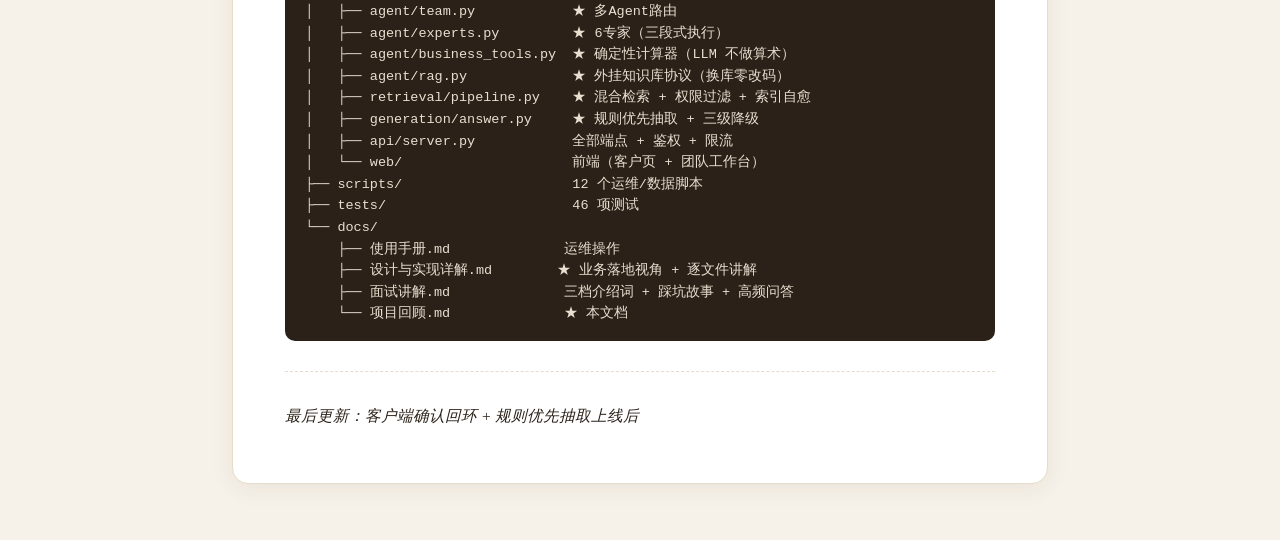
<file: docs/项目回顾.html>
<!DOCTYPE html>
<html lang="zh-CN">
<head>
<meta charset="utf-8" />
<meta name="viewport" content="width=device-width, initial-scale=1" />
<title>项目回顾</title>
<style>
:root {
  --ink: #2b2118; --ink-soft: #4a3b2c; --gold: #a8865a; --gold-light: #d9c6a3;
  --gold-pale: #f3e9d6; --bg: #f7f2e9; --card: #fff; --muted: #8a7a66;
  --code-bg: #f3ede1; --border: #e6dcc9;
}
* { box-sizing: border-box; }
body {
  font-family: "PingFang SC", "Microsoft YaHei", "Noto Serif SC", Georgia, serif;
  background: var(--bg); color: var(--ink); margin: 0;
  line-height: 1.75; font-size: 15.5px;
}
.wrap { max-width: 880px; margin: 0 auto; padding: 40px 32px 80px; }
.doc {
  background: var(--card); border: 1px solid var(--border); border-radius: 16px;
  padding: 44px 52px; box-shadow: 0 4px 24px rgba(43,33,24,0.07);
}
.doc h1 {
  font-size: 28px; color: var(--ink); border-bottom: 2px solid var(--gold);
  padding-bottom: 14px; margin: 0 0 24px; letter-spacing: 1px;
}
.doc h2 {
  font-size: 21px; color: var(--ink); margin: 36px 0 14px;
  padding-left: 12px; border-left: 4px solid var(--gold); letter-spacing: 0.5px;
}
.doc h3 { font-size: 17px; color: var(--ink-soft); margin: 26px 0 10px; }
.doc h4 { font-size: 15px; color: var(--muted); margin: 20px 0 8px; }
.doc p { margin: 10px 0; }
.doc a { color: var(--gold); text-decoration: none; border-bottom: 1px solid var(--gold-light); }
.doc a:hover { border-bottom-color: var(--gold); }
.doc ul, .doc ol { padding-left: 26px; margin: 10px 0; }
.doc li { margin: 5px 0; }
.doc code {
  background: var(--code-bg); color: #8a5a2a; padding: 2px 6px;
  border-radius: 5px; font-size: 13.5px; font-family: Consolas, Monaco, monospace;
}
.doc pre {
  background: #2b2118; color: #e8dfd0; padding: 16px 20px; border-radius: 10px;
  overflow-x: auto; font-size: 13.5px; line-height: 1.6;
}
.doc pre code { background: none; color: inherit; padding: 0; }
.doc table {
  border-collapse: collapse; width: 100%; margin: 16px 0; font-size: 14px;
}
.doc th, .doc td { border: 1px solid var(--border); padding: 8px 12px; text-align: left; }
.doc th { background: var(--gold-pale); color: var(--ink-soft); font-weight: 600; }
.doc tr:nth-child(even) td { background: #fdfbf7; }
.doc blockquote {
  border-left: 4px solid var(--gold-light); background: #fdfbf7;
  margin: 14px 0; padding: 10px 18px; color: var(--ink-soft);
}
.doc blockquote p { margin: 4px 0; }
.doc hr { border: none; border-top: 1px dashed var(--border); margin: 30px 0; }
.doc img { max-width: 100%; border-radius: 8px; }
.toc { font-size: 14px; }
@media (max-width: 700px) { .doc { padding: 26px 20px; } .wrap { padding: 20px 12px; } }
</style>
</head>
<body>
<div class="wrap"><article class="doc">
<h1>知绣坊项目回顾：功能全景 + 踩坑与解决方案</h1>
<blockquote>
<p>用途：隔了很久要重新捡起项目时，先读这一份。
项目路径：<code>D:\embroidery_agent</code> ｜ 规模：约 6300 行 Python、46 项测试、20 个 API 端点
状态：门店灰度可用（功能闭环完整），公网生产还差部署与账号体系</p>
</blockquote>
<hr />
<h1>一、这个项目是什么</h1>
<p><strong>一句话</strong>：给刺绣门店做的<strong>本地离线 AI 客服 + 员工助手</strong>——客户咨询行业知识、自动收集定制需求成工单；员工查工艺、算运费、算报价、排产期、做质检、看经营数据。</p>
<p><strong>为什么做</strong>：刺绣店有三个死结——① 老师傅经验在脑子里，新客服答不上；② 新人乱报价出过事；③ 报价、成本、客户资料绝对不能上传到在线大模型。所以全链路本地跑（Ollama + FAISS + SQLite），不调用任何外部 API。</p>
<p><strong>核心设计哲学</strong>（贯穿整个项目）：</p>
<blockquote>
<p><strong>LLM 只做它擅长的&quot;理解&quot;和&quot;表达&quot;，所有确定性的事（算钱、权限、兜底）交给代码。</strong></p>
</blockquote>
<p>这条原则能解释项目里 80% 的设计决策，也是面试最能讲出深度的地方。</p>
<hr />
<h1>二、实现了什么功能（按角色分）</h1>
<h2>2.1 C 端：客户咨询（网页 / 微信公众号）</h2>
<table>
<thead>
<tr>
<th>功能</th>
<th>状态</th>
<th>说明</th>
</tr>
</thead>
<tbody>
<tr>
<td>行业知识问答</td>
<td>✅</td>
<td>覆盖 25 篇知识：四大名绣、针法、品类、保养、纹样寓意、装裱、婚庆/礼赠/商务场景等；回答带 <code>[编号]</code> 来源</td>
</tr>
<tr>
<td><strong>多轮定制需求收集</strong></td>
<td>✅</td>
<td>按固定顺序追问：主题→尺寸→工艺→用途→数量→预算→交付；每轮只问 1 个；被规则/模型自动填上的字段<strong>跳过不问</strong></td>
</tr>
<tr>
<td><strong>客户确认回环</strong></td>
<td>✅</td>
<td>六要素齐后表单先给客户过目 → 客户「确认」才转人工建单；客户说修改则更新表单再确认</td>
</tr>
<tr>
<td>需求表单结构</td>
<td>✅</td>
<td>9 字段：图案主题/尺寸/工艺类型/数量/用途/预算/交付/特殊要求/核心偏好</td>
</tr>
<tr>
<td><strong>不报价红线</strong></td>
<td>✅</td>
<td>客户问价格/工期/库存 → 固定话术转人工 + 自动建工单，<strong>永不报价</strong></td>
</tr>
<tr>
<td>自动工单</td>
<td>✅</td>
<td>落 SQLite，附完整对话上下文和需求表单</td>
</tr>
<tr>
<td>意向分级</td>
<td>✅</td>
<td>确定性规则打 高/中/低（六要素齐或出现成交信号=高），帮销售排优先级</td>
</tr>
<tr>
<td>投诉安抚</td>
<td>✅</td>
<td>独立意图分支，标准化话术</td>
</tr>
<tr>
<td>多轮记忆</td>
<td>✅</td>
<td>会话 + 表单进度持久化到 SQLite，断线/重启可续</td>
</tr>
<tr>
<td>微信渠道</td>
<td>✅ 代码就绪</td>
<td>webhook 验签、openid↔会话绑定、消息幂等、异步推送（规避微信 5 秒限制）；需配 app_id/secret 才能真正连公众号</td>
</tr>
<tr>
<td>降级可用</td>
<td>✅</td>
<td>模型挂了 → 知识库直接引用回答；向量挂了 → 仅 BM25；全挂 → 固定话术</td>
</tr>
</tbody>
</table>
<h2>2.2 B 端：员工工作台（<code>/team</code>）</h2>
<p><strong>6 个专家 Agent + 一个团队协调器</strong>：</p>
<table>
<thead>
<tr>
<th>专家</th>
<th>能干什么</th>
<th>关键实现</th>
</tr>
</thead>
<tbody>
<tr>
<td>智能客服</td>
<td>客户咨询、话术生成</td>
<td>团队 RAG 检索增强</td>
</tr>
<tr>
<td>物流核算</td>
<td>运费试算、承运商比选</td>
<td>确定性运费计算（重量+体积重抛比+分区价格表）</td>
</tr>
<tr>
<td>订单报价</td>
<td>成本估算、报价区间</td>
<td>面积×工艺单价×数量+装裱；价格表在 <code>configs/production.json</code>，运营可改</td>
</tr>
<tr>
<td>生产排程</td>
<td>工序拆解、交期评估</td>
<td>串并行工序+产能计算</td>
</tr>
<tr>
<td>质检助手</td>
<td>疵品归因、返工建议</td>
<td>结构化质检报告</td>
</tr>
<tr>
<td>经营数据</td>
<td>工单统计问答</td>
<td>只读 SQL 白名单</td>
</tr>
</tbody>
</table>
<p><strong>团队机制</strong>：</p>
<ul>
<li><strong>两级路由</strong>：正则强信号（&quot;报价/运费/交期&quot;）零延迟直达专家；知识问句才走 LLM JSON 路由（带 LRU 缓存）</li>
<li><strong>三段式执行</strong>：正则提参 → 缺参才调 LLM（带对话历史，支持&quot;那只要 5 幅呢&quot;）→ 纯函数核算 → LLM 流式解释</li>
<li><strong>提示词热更新</strong>：<code>prompts/team/*.md</code> 改完即生效，不用重启</li>
<li><strong>会话持久化</strong>：团队对话落 SQLite，跨轮省略句可接上</li>
</ul>
<h2>2.3 系统能力</h2>
<table>
<thead>
<tr>
<th>能力</th>
<th>实现</th>
</tr>
</thead>
<tbody>
<tr>
<td>双角色权限</td>
<td>三层隔离：数据层（检索前按 visibility 过滤，最硬）/ Prompt 层 / 能力层（工具只注册给 B 端）</td>
</tr>
<tr>
<td>员工鉴权</td>
<td>三档：明文配置（开发）→ SHA-256 哈希（推荐）→ 环境变量（生产）；hmac 常量时间比较</td>
</tr>
<tr>
<td>速率限制</td>
<td>按 IP 滑动窗口：对话 10/分、检索 30/分</td>
</tr>
<tr>
<td>注入防御</td>
<td>9 类模式拦截（忽略指令/越狱/套系统提示/套底价）+ system prompt 安全条款 + 审计日志</td>
</tr>
<tr>
<td>知识库自愈</td>
<td>manifest 记录每个源文件 mtime+size+模型名，变更自动重建索引</td>
</tr>
<tr>
<td>降级告警</td>
<td>模型缺失/生成失败/向量检索失败均写 WARNING 日志，可诊断</td>
</tr>
<tr>
<td>可观测</td>
<td><code>/api/v1/metrics</code>（运行时长/请求数/错误数）、<code>/api/v1/status</code>（模型/知识库/索引真实状态）</td>
</tr>
<tr>
<td>数据飞轮</td>
<td><code>export_conversations.py</code> 把真实对话导出成微调候选（自动过滤固定话术）</td>
</tr>
<tr>
<td>微调管线</td>
<td>4 类原始数据校验 → 问法扩充 → 导出 LlamaFactory alpaca 格式 → QLoRA</td>
</tr>
<tr>
<td>评测</td>
<td>146 条黄金集，三维度（检索来源/意图/行为合规）</td>
</tr>
<tr>
<td>部署</td>
<td>start.ps1 一键启动、install.ps1（NSSM 服务化+每日备份）、Dockerfile、CI</td>
</tr>
</tbody>
</table>
<h2>2.4 当前量化指标（可复现）</h2>
<table>
<thead>
<tr>
<th>指标</th>
<th>数值</th>
</tr>
</thead>
<tbody>
<tr>
<td>知识库</td>
<td>60 chunks（公开 25 篇 + 内部 2 篇）</td>
</tr>
<tr>
<td>团队外挂库</td>
<td>NCIFD 698 条 + 原创整理 2 篇</td>
</tr>
<tr>
<td>检索</td>
<td>Hit@1 <strong>79.4%</strong> / Hit@5 <strong>97.9%</strong> / MRR <strong>0.88</strong></td>
</tr>
<tr>
<td>意图准确率</td>
<td><strong>96.8%</strong>（4 处边界误判）</td>
</tr>
<tr>
<td>行为合规率</td>
<td><strong>98.4%</strong>（该转人工的都转了）</td>
</tr>
<tr>
<td>测试</td>
<td>46 项全过，CI 不依赖模型</td>
</tr>
</tbody>
</table>
<hr />
<h1>三、踩过的坑与解决方案（按主题分组）</h1>
<blockquote>
<p>这一节是整个项目最值钱的部分——每个坑都是真实跑出来的，都有代码证据。</p>
</blockquote>
<h2>A. 多轮对话与状态管理（踩坑最密集的区域）</h2>
<h3>A1. 用户问什么都被同一句客套话回答</h3>
<p><strong>现象</strong>：问&quot;你们能做什么&quot;&quot;刺绣难学吗&quot;&quot;客服电话多少&quot;，全都回同一句&quot;您好呀~我是知绣坊的刺绣顾问…&quot;</p>
<p><strong>根因</strong>：意图分类器兜底返回 <code>SMALL_TALK</code>，而 <code>customer.py</code> 收到闲聊意图<strong>直接返回硬编码话术，根本不过模型</strong>。用户一句&quot;这算什么自主回答&quot;点破了这个问题。</p>
<p><strong>解法</strong>：兜底一律改成 <code>KNOWLEDGE</code> 走 RAG + 模型；只有真正的短问候（&quot;你好/谢谢/再见&quot;）才用闲聊分支，且模型可用时也优先让模型回。</p>
<p><strong>经验</strong>：<strong>兜底路径决定系统下限</strong>。兜底返回什么，用户就会大量遇到什么。任何&quot;默认分支&quot;都要按最常见的情况设计，不能当垃圾桶。</p>
<p>相关代码：<code>nlp/intent.py</code> 末尾、<code>agent/customer.py</code> 的 SMALL_TALK 分支</p>
<hr />
<h3>A2. 定制需求回答被当成知识问答吞掉</h3>
<p><strong>现象</strong>：收集需求时客户答&quot;牡丹题材&quot;、&quot;手工绣&quot;，系统却去检索知识库回答了，需求收集永远推不完。</p>
<p><strong>根因</strong>：为了支持&quot;收集中途客户顺带问知识问题&quot;，我在 process 入口加了&quot;跑题放行&quot;判断——但用的是<strong>意图分类</strong>。而&quot;牡丹题材&quot;&quot;手工绣&quot;都含工艺实体词，被分类成了 KNOWLEDGE，于是被误判为跑题。</p>
<p><strong>解法（关键重构）</strong>：跑题判据改成——<strong>先做表单抽取，看本轮有没有新填字段</strong>。</p>
<ul>
<li>有新信息 → 客户在回答追问，继续收集</li>
<li>无新信息 → 才可能是跑题提问，再走意图判断放行</li>
</ul>
<p><strong>经验</strong>：判断&quot;用户这句话属于哪条流程&quot;时，<strong>用流程自己的状态变化做判据</strong>，比用语义分类可靠得多。语义分类永远有边界模糊。</p>
<p>相关代码：<code>agent/customer.py:_handle_requirement</code> 的 <code>new_info</code> 判断</p>
<hr />
<h3>A3. 多轮收集时已填的字段莫名丢失</h3>
<p><strong>现象</strong>：客户答了尺寸，下一轮问工艺后，尺寸变成空了。</p>
<p><strong>根因</strong>：每轮都把整段对话交给 LLM 做表单抽取，<strong>全量覆盖</strong> <code>session.requirement</code>——模型抽漏或抖动，已确认的信息就被冲掉了。</p>
<p><strong>解法</strong>：合并策略改为<strong>只填空字段，永不覆盖已有值</strong>。</p>
<p><strong>经验</strong>：LLM 抽取类任务，默认策略应该是&quot;增量合并&quot;而不是&quot;全量重写&quot;。模型是有抖动的，不能让它的抖动破坏已确认状态。</p>
<p>相关代码：<code>generation/answer.py:extract_requirement_form</code></p>
<hr />
<h3>A4. 表单字段全空，追问清单也找不到</h3>
<p><strong>现象</strong>：报 <code>ValueError: '图案主题' is not in list</code></p>
<p><strong>根因</strong>：<code>missing_fields()</code> 返回的是<strong>中文标签</strong>（&quot;图案主题&quot;），而 <code>QUESTION_FLOW</code> 的 key 用的是<strong>字段名</strong>（<code>pattern_theme</code>），两者对不上。</p>
<p><strong>解法</strong>：<code>QUESTION_FLOW</code> 的 key 统一改成中文标签，并对不在清单里的字段加兜底提问。</p>
<p><strong>经验</strong>：跨模块传值时，<strong>标识符类型要统一</strong>（要么全用英文 key，要么全用展示标签）。这类 bug 写的时候看不出来，跑起来才炸。</p>
<hr />
<h3>A5. 定制数量是必填项，但没有对应的追问话术</h3>
<p><strong>现象</strong>：其他都填完了，系统问&quot;请问您还有别的信息想补充吗？比如定制数量~&quot;——生硬，而且暴露了兜底逻辑。</p>
<p><strong>解法</strong>：<code>QUESTION_FLOW</code> 补上数量追问，并让 <code>missing_fields()</code> 的顺序与追问顺序一致。</p>
<p><strong>经验</strong>：必填字段清单和追问话术清单是两份数据，<strong>必须同源或加一致性测试</strong>，否则一定漂移。</p>
<hr />
<h3>A6. 整段流程&quot;看起来&quot;在跑，但字段一直是空的</h3>
<p><strong>现象</strong>：收集流程走了 7 轮，最后表单全空。</p>
<p><strong>根因</strong>：<strong>Ollama 服务整个挂了</strong>（11434 拒绝连接），而 <code>extract_requirement_form</code> 在模型不可用时静默 <code>return form</code>——吞了异常，只留下&quot;流程正常&quot;的假象。</p>
<p><strong>解法</strong>：① 抽取失败/跳过都写 WARNING 日志（<code>form_extraction_skipped reason=llm_not_ready detail=...</code>）；② 引入规则抽取器作为第一优先级，模型挂了也能收集。</p>
<p><strong>经验</strong>：<strong>静默降级是运维炸弹</strong>。任何 <code>except: pass</code> 都要配一条日志。用户看到&quot;流程在走&quot;，开发者看到&quot;全是空的&quot;，中间只差一条日志。</p>
<hr />
<h2>B. 模型与推理接入</h2>
<h3>B1. 模型被删了，服务显示&quot;就绪&quot;，回答全是降级</h3>
<p><strong>现象</strong>：<code>/api/v1/status</code> 显示 <code>llm_ready: true</code>，但所有回答都是&quot;知识库直接引用&quot;的粗糙风格。</p>
<p><strong>根因</strong>：<code>is_ready()</code> 只 ping <code>/v1/models</code> 看 HTTP 200，<strong>不检查目标模型在不在模型列表里</strong>。qwen2.5 被删后，服务照样返回 200。</p>
<p><strong>解法</strong>：<code>is_ready()</code> 同时校验模型名是否存在；新增 <code>missing_reason()</code> 输出&quot;模型 X 未安装，可用模型：[...]&quot;；每次降级写日志。</p>
<p><strong>经验</strong>：健康检查要检查<strong>业务可用的那件事</strong>，不是&quot;进程活着&quot;。模型服务 ping 通 ≠ 能推理。</p>
<p>相关代码：<code>generation/llm.py:is_ready / missing_reason</code></p>
<hr />
<h3>B2. 换模型要改代码吗？不用</h3>
<p><strong>设计</strong>：所有业务代码只面向 <strong>OpenAI 兼容接口</strong>（<code>/v1/chat/completions</code>）编程，模型名在 <code>configs/default.json</code> 一行配置。</p>
<p><strong>实战验证</strong>：qwen2.5:7b 被删后，改一行 <code>chat_model</code> 切到 <code>qwen3.5:9b</code>，重启即生效，业务零改动。</p>
<p><strong>代价（要如实知道）</strong>：9B（6.6GB）在 8G 显存里装不满，部分层跑 CPU，热启动后约 <strong>4 字/秒</strong>——一段 200 字回答要 40-50 秒。7B Q4（4.7GB）能全进显存，速度快约一倍。<strong>这是显存换质量的物理权衡，不是配置问题。</strong></p>
<p><strong>经验</strong>：应用层与推理层解耦的收益在&quot;换模型时&quot;结算。提前花的成本很小（只调 API），收益很大。</p>
<hr />
<h3>B3. 构建知识库时模型没启动，直接报错崩掉</h3>
<p><strong>现象</strong>：<code>build_kb.py</code> 抛 <code>httpx.ConnectError</code></p>
<p><strong>解法</strong>：embedding 失败 → 降级为仅 BM25，输出 <code>vector_ok: false</code> + warning，不阻断构建。</p>
<p><strong>经验</strong>：数据构建类脚本要&quot;能降级跑完&quot;，否则换台机器就卡在第一步。</p>
<hr />
<h3>B4. reranker 一加载就卡死十分钟</h3>
<p><strong>现象</strong>：请求 <code>/api/v1/status</code> 卡住不动。</p>
<p><strong>根因</strong>：首次加载 <code>bge-reranker-base</code> 触发 HuggingFace 在线下载，国内网络超时 + 自动重试 5 次。</p>
<p><strong>解法</strong>：离线优先——本地 HF 缓存里没有该模型就<strong>直接跳过精排</strong>，绝不触发网络请求；需要时提前手动下载。</p>
<p><strong>经验</strong>：<strong>离线系统里任何隐式网络请求都是定时炸弹</strong>。第三方库的&quot;自动下载模型&quot;行为要在初始化前拦住。</p>
<hr />
<h3>B5. 花力气做的 reranker，实测反而让效果变差</h3>
<p><strong>做法</strong>：下载 bge-reranker 做两阶段检索（召回 20 → 精排 5）。</p>
<p><strong>A/B 结果</strong>：黄金集 Top1 命中 <strong>91.1% → 84.8%</strong>（Top5 仍 100%）。</p>
<p><strong>决策</strong>：<strong>默认关闭</strong>，配置里保留开关并写明实测数据。</p>
<p><strong>经验</strong>：小规模中文行业库里，精排模型的噪声可能大于信息增益。<strong>功能加完要用数据验收，负收益就敢关掉</strong>——这比&quot;功能越加越多&quot;更能说明工程素养。</p>
<p>相关代码：<code>configs/default.json:rerank.enabled=false</code> 及注释</p>
<hr />
<h2>C. 检索与知识库</h2>
<h3>C1. 改了知识库，检索还是旧内容</h3>
<p><strong>根因</strong>：索引是离线构建的产物，文件改了不重建就不生效。</p>
<p><strong>解法</strong>：manifest 机制——记录每个源文件的 <code>mtime + size</code> 和 embedding 模型名，每次加载时比对，不一致自动重建。</p>
<p><strong>经验</strong>：<strong>缓存要有失效机制</strong>。手工维护的&quot;记得重建索引&quot;最终一定会忘。</p>
<p>相关代码：<code>retrieval/pipeline.py:_kb_stale / _manifest</code></p>
<hr />
<h3>C2. 中文 session_id 直接 500</h3>
<p><strong>现象</strong>：传中文 <code>session_id</code> 时请求 500，日志是 <code>UnicodeEncodeError: 'latin-1' codec can't encode</code>。</p>
<p><strong>根因</strong>：HTTP 响应头只能 latin-1。我把 session_id 放进了 <code>X-Session-Id</code> 响应头。</p>
<p><strong>解法</strong>：服务端检测非 ASCII 就换成新生成的 ID。</p>
<p><strong>经验</strong>：<strong>HTTP header 不是兜里</strong>，只放 ASCII。用户可控的值要过滤后再进 header。</p>
<hr />
<h3>C3. 评测脚本读 JSONL 报 &quot;Extra data&quot;</h3>
<p><strong>根因</strong>：黄金集是 JSONL（每行一个对象），脚本用 <code>json.loads</code> 读整个文件。</p>
<p><strong>解法</strong>：按行解析。</p>
<p><strong>附带问题</strong>：多轮对话数据集是<strong>跨行 JSON</strong>（不是严格 JSONL），逐行解析必炸。解法是按大括号配对切块解析。</p>
<p><strong>经验</strong>：JSONL 和&quot;多个 JSON 拼在一起&quot;是两种格式，<strong>解析器要能区分</strong>。</p>
<hr />
<h2>D. 安全与权限</h2>
<h3>D1. 客户能看到系统内部信息</h3>
<p><strong>现象</strong>：前端右侧栏暴露了模型名、知识库块数、工单列表——客户也看得到。</p>
<p><strong>解法（双层）</strong>：</p>
<ul>
<li><strong>前端</strong>：客户视图根本不渲染侧栏（视图隔离）</li>
<li><strong>后端</strong>：<code>/status</code>、<code>/tickets</code>、<code>/staff/chat</code>、<code>/search?role=staff</code>、工具直调等内部端点全部要求员工口令（防绕过前端直接调 API）</li>
</ul>
<p><strong>经验</strong>：前端隐藏 ≠ 权限控制。<strong>所有权限必须有服务端校验</strong>，前端只是体验。</p>
<hr />
<h3>D2. 员工口令明文存在配置文件里</h3>
<p><strong>解法</strong>：三档（明文 → SHA-256 哈希 → 环境变量），发布 GitHub 前把明文清空只留哈希。</p>
<p><strong>经验</strong>：发布开源仓库前跑一遍 <code>git diff | grep</code> 查密钥，这是固定动作。</p>
<hr />
<h3>D3. 一个脚本就能打满 7B 模型</h3>
<p><strong>解法</strong>：进程内滑动窗口限流（按 IP + 桶）。</p>
<p><strong>局限（要诚实）</strong>：单进程版，多实例部署需换 Redis 之类的共享存储。</p>
<hr />
<h3>D4. 客户可能诱导模型泄露内部信息</h3>
<p><strong>解法</strong>：双层——规则层 <code>guard.py</code> 拦截 9 类模式（忽略指令/越狱/套系统提示/套底价），命中即礼貌拒绝 + 审计日志；prompt 层写&quot;安全防线最高优先级&quot;条款。</p>
<p><strong>经验</strong>：<strong>prompt 是软约束，不能当唯一防线</strong>。能用代码判定的，就不要交给 prompt。</p>
<hr />
<h2>E. 前端交互</h2>
<h3>E1. 回车键不能发送</h3>
<p><strong>根因</strong>：<code>&lt;textarea&gt;</code> 的回车默认是换行，不触发表单提交。</p>
<p><strong>解法</strong>：监听 <code>keydown</code>，Enter 且非 Shift 时 preventDefault + 发送；Shift+Enter 保留换行。</p>
<hr />
<h3>E2. 打开页面 404</h3>
<p><strong>根因</strong>：<code>server.py</code> 里漏了静态文件挂载。</p>
<p><strong>解法</strong>：补 <code>StaticFiles</code> 挂载 + 根路由返回 index.html。</p>
<hr />
<h2>F. 数据与外包决策</h2>
<h3>F1. 想找刺绣开源数据集，反复确认：不存在</h3>
<p><strong>搜索结论</strong>：GitHub 上刺绣相关仓库全是<strong>制图软件</strong>（inkstitch、pyembroidery、Embroidermodder），没有任何知识文本数据集；维基百科/百度百科在当前网络下超时或 403。</p>
<p><strong>最终方案</strong>：NCIFD 民族文化开源数据集（698 条工艺问答，关键词过滤）+ 本仓库原创整理的纹样民俗百科、行业经营常识，每份都在 <code>SOURCES.md</code> 声明来源和许可。</p>
<p><strong>经验</strong>：垂直行业往往没有现成数据。<strong>&quot;没有数据&quot;本身是竞争壁垒</strong>——你整理的私有知识库就是资产。同时要养成数据溯源习惯。</p>
<hr />
<h1>四、验证方式（想快速确认它还活着）</h1>
<pre><code class="language-powershell">cd D:\embroidery_agent
$env:PYTHONPATH = &quot;src&quot;

# 1. 测试（46 项，不需要模型）
python -m pytest -q

# 2. 服务
.\start.ps1                       # 或 uvicorn embroidery_agent.api.server:app --port 8000

# 3. 健康 + 状态（员工口令）
curl http://127.0.0.1:8000/health
curl -H &quot;X-Staff-Access: zhixiu2026&quot; http://127.0.0.1:8000/api/v1/status

# 4. 评测基线
python scripts/evaluate.py
</code></pre>
<p><strong>页面</strong>：<code>http://127.0.0.1:8000/</code>（客户）｜<code>http://127.0.0.1:8000/team</code>（团队工作台）
<strong>员工口令</strong>：<code>zhixiu2026</code>（配置里存的是哈希，改口令用 <code>scripts/hash_passcode.py</code>）</p>
<hr />
<h1>五、还没做的（生产化差距，按重要度）</h1>
<table>
<thead>
<tr>
<th>#</th>
<th>缺口</th>
<th>影响</th>
<th>建议</th>
</tr>
</thead>
<tbody>
<tr>
<td>1</td>
<td>无 HTTPS / 无进程守护</td>
<td>只能内网用，窗口关了服务就停</td>
<td>Nginx 反代 + NSSM（install.ps1 已含服务注册）</td>
</tr>
<tr>
<td>2</td>
<td>工单只能看不能改状态</td>
<td>员工无法在界面推进&quot;待处理→已报价→已确认&quot;</td>
<td>补 <code>PATCH /api/v1/tickets/{id}</code> + 前端按钮</td>
</tr>
<tr>
<td>3</td>
<td>C 端无身份认证</td>
<td>拿到 session_id 就能读历史</td>
<td>公网部署前加手机号/轻量登录</td>
</tr>
<tr>
<td>4</td>
<td>微信渠道没真接线</td>
<td>代码就绪，缺 app_id/secret</td>
<td>配公众号后台即可</td>
</tr>
<tr>
<td>5</td>
<td>没做并发压测</td>
<td>9B 单请求 4 字/秒，两客并发就排队</td>
<td>实测后决定是否回 7B 或加队列</td>
</tr>
<tr>
<td>6</td>
<td>微调数据只有 15 条</td>
<td>训不出行业话术</td>
<td>用数据飞轮攒到 500-1000 条再 QLoRA</td>
</tr>
<tr>
<td>7</td>
<td>对话数据无保留期限</td>
<td>合规隐患</td>
<td>加定期清理任务</td>
</tr>
</tbody>
</table>
<hr />
<h1>六、文件地图（捡项目时从哪看起）</h1>
<pre><code>D:\embroidery_agent\
├── configs/default.json         ★ 唯一配置入口（模型/检索/口令/限流/团队）
├── data/knowledge/              公开知识库 25 篇
├── data/internal/               内部库（仅员工）
├── data/team_kb/                团队外挂库（SOURCES.md 声明来源）
├── data/golden_test.jsonl       146 条评测集
├── src/embroidery_agent/
│   ├── agent/customer.py        ★ C端核心：多轮状态机 + 确认回环
│   ├── agent/team.py            ★ 多Agent路由
│   ├── agent/experts.py         ★ 6专家（三段式执行）
│   ├── agent/business_tools.py  ★ 确定性计算器（LLM 不做算术）
│   ├── agent/rag.py             ★ 外挂知识库协议（换库零改码）
│   ├── retrieval/pipeline.py    ★ 混合检索 + 权限过滤 + 索引自愈
│   ├── generation/answer.py     ★ 规则优先抽取 + 三级降级
│   ├── api/server.py            全部端点 + 鉴权 + 限流
│   └── web/                     前端（客户页 + 团队工作台）
├── scripts/                     12 个运维/数据脚本
├── tests/                       46 项测试
└── docs/
    ├── 使用手册.md              运维操作
    ├── 设计与实现详解.md        ★ 业务落地视角 + 逐文件讲解
    ├── 面试讲解.md              三档介绍词 + 踩坑故事 + 高频问答
    └── 项目回顾.md              ★ 本文档
</code></pre>
<hr />
<p><em>最后更新：客户端确认回环 + 规则优先抽取上线后</em></p>

</article></div>
</body>
</html>
</file>
